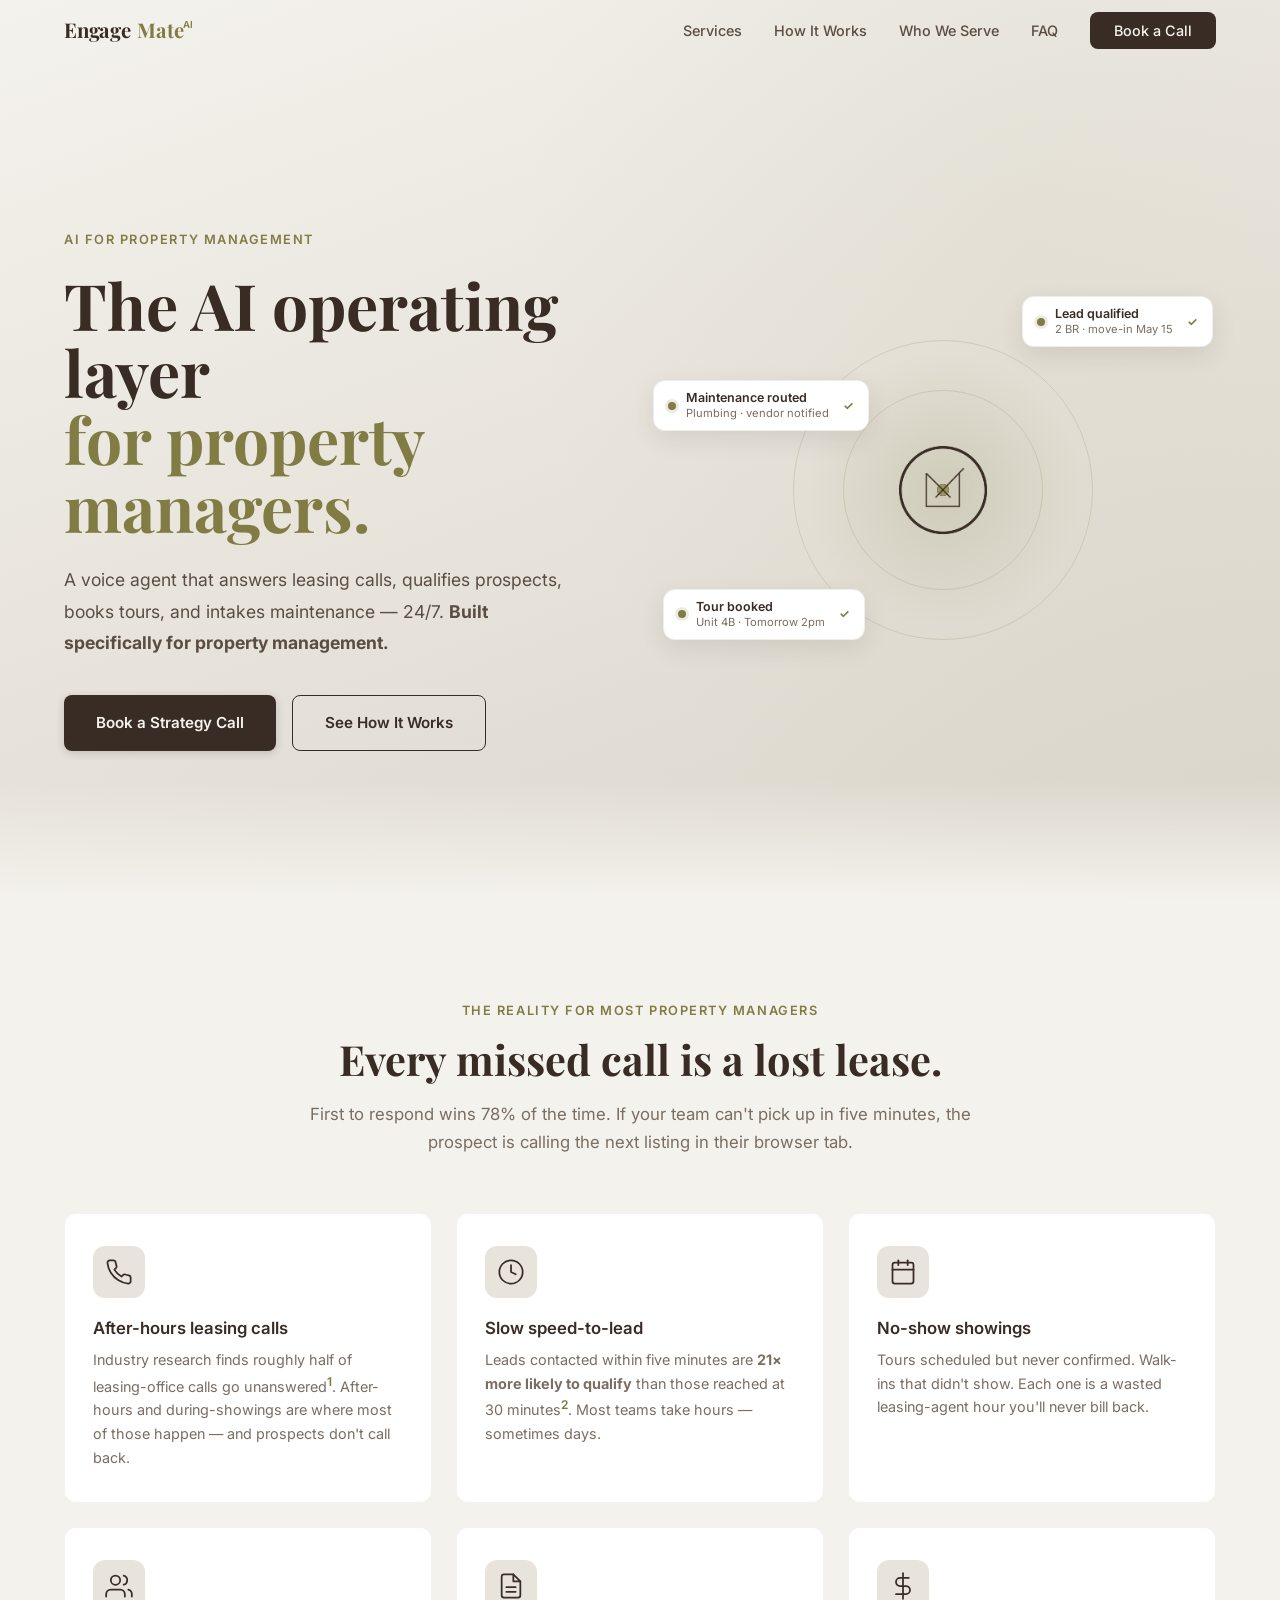
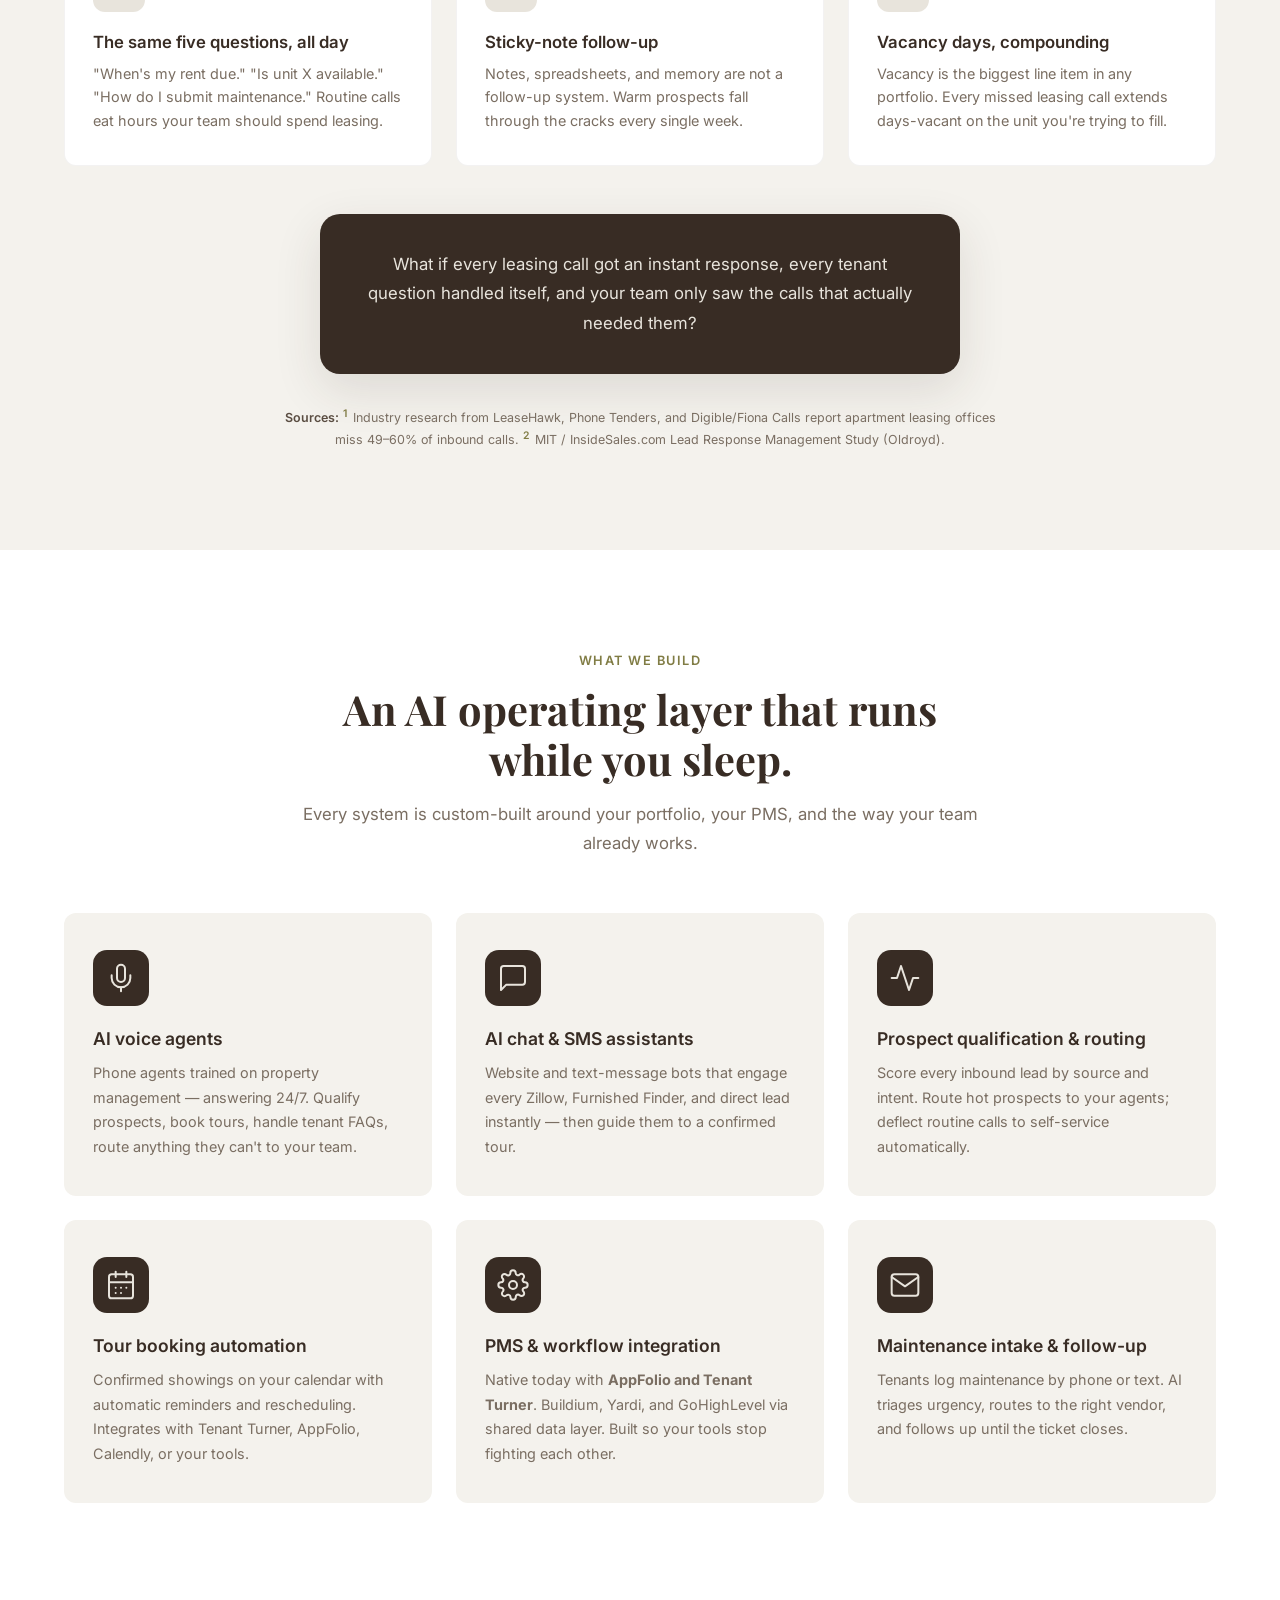
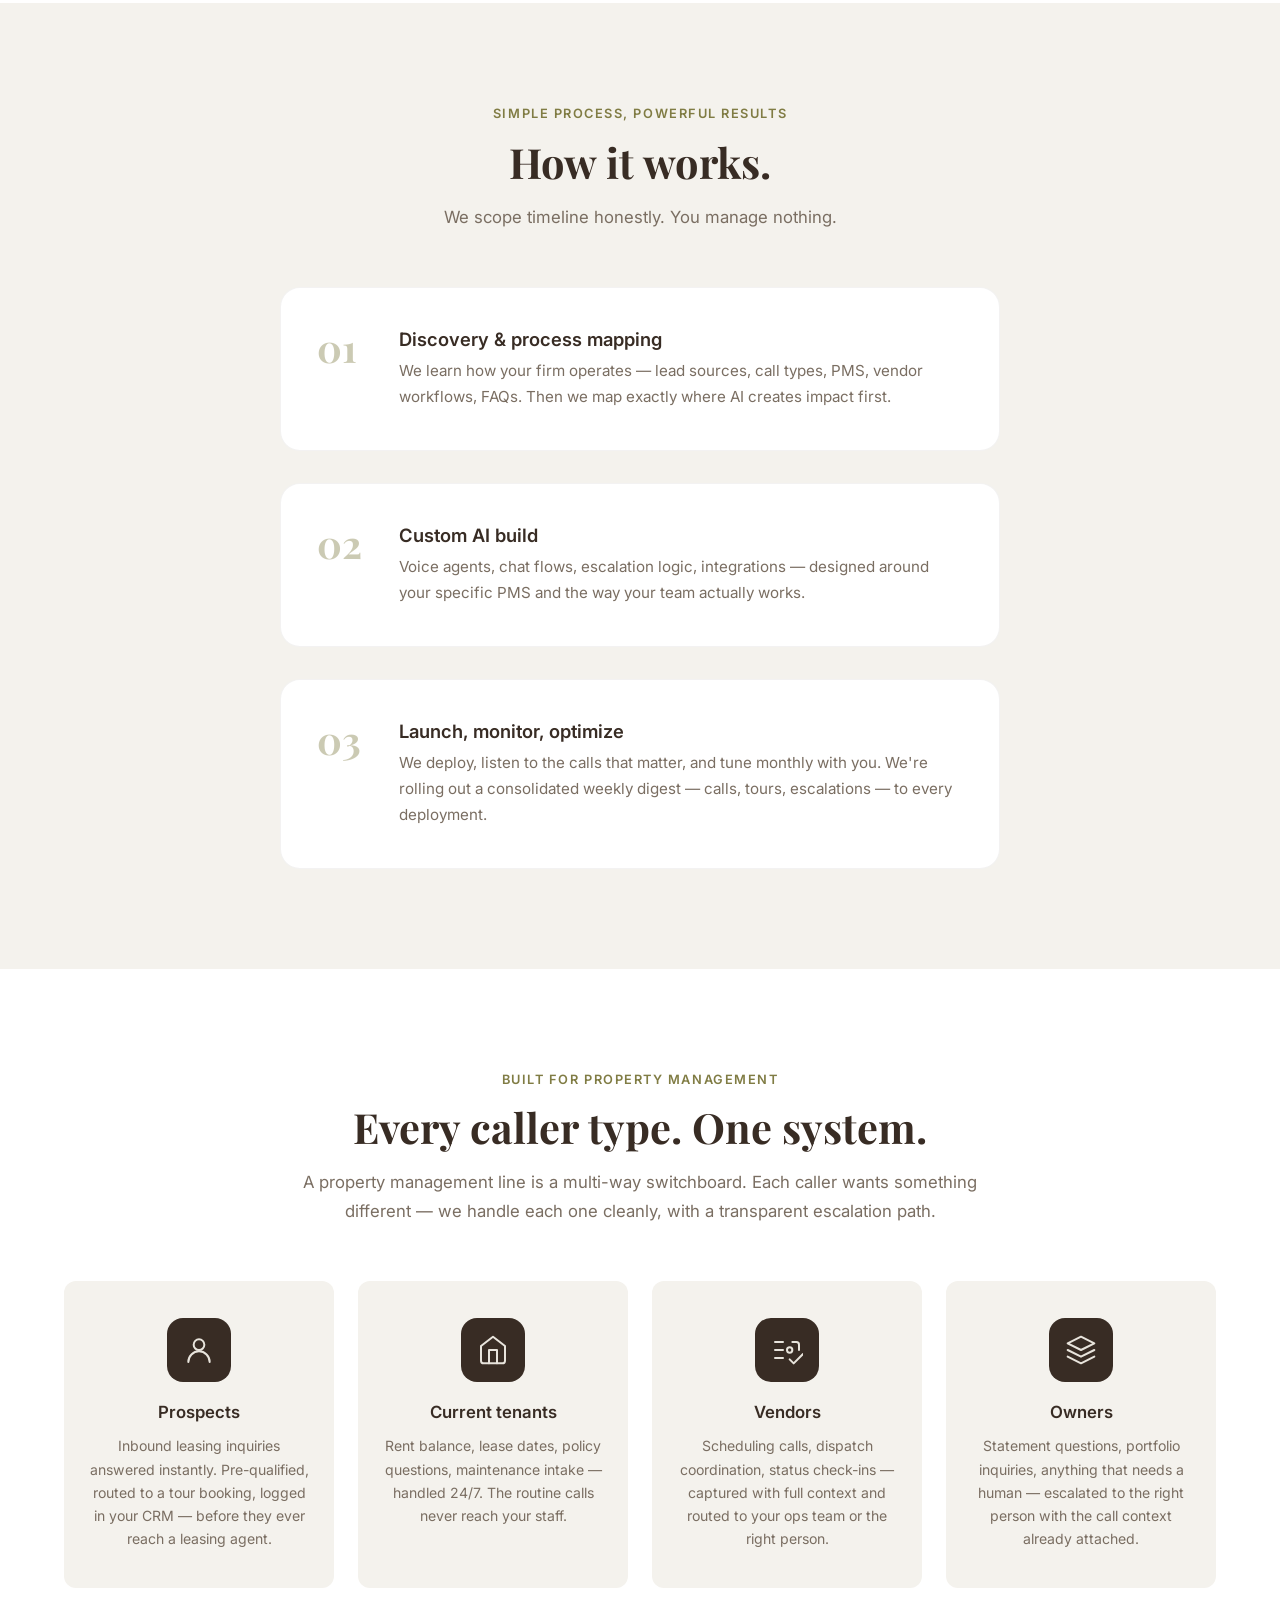
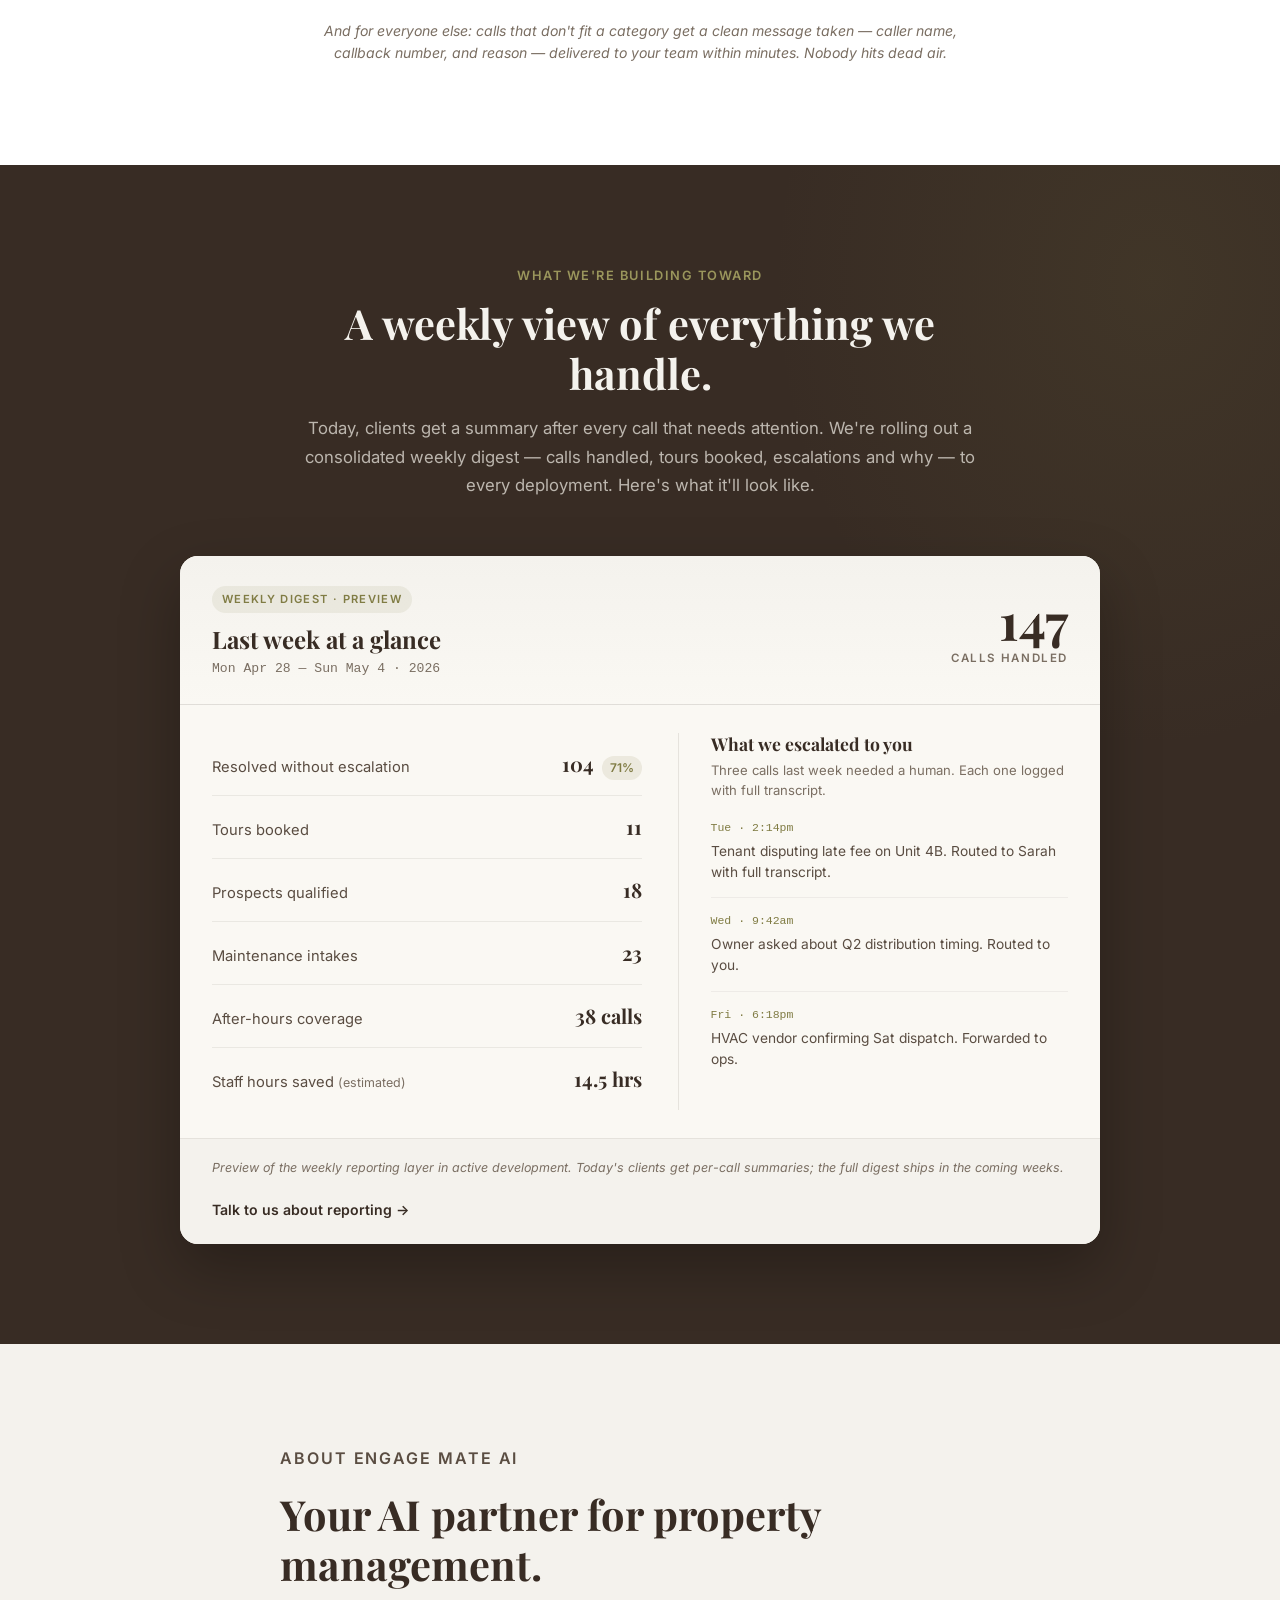
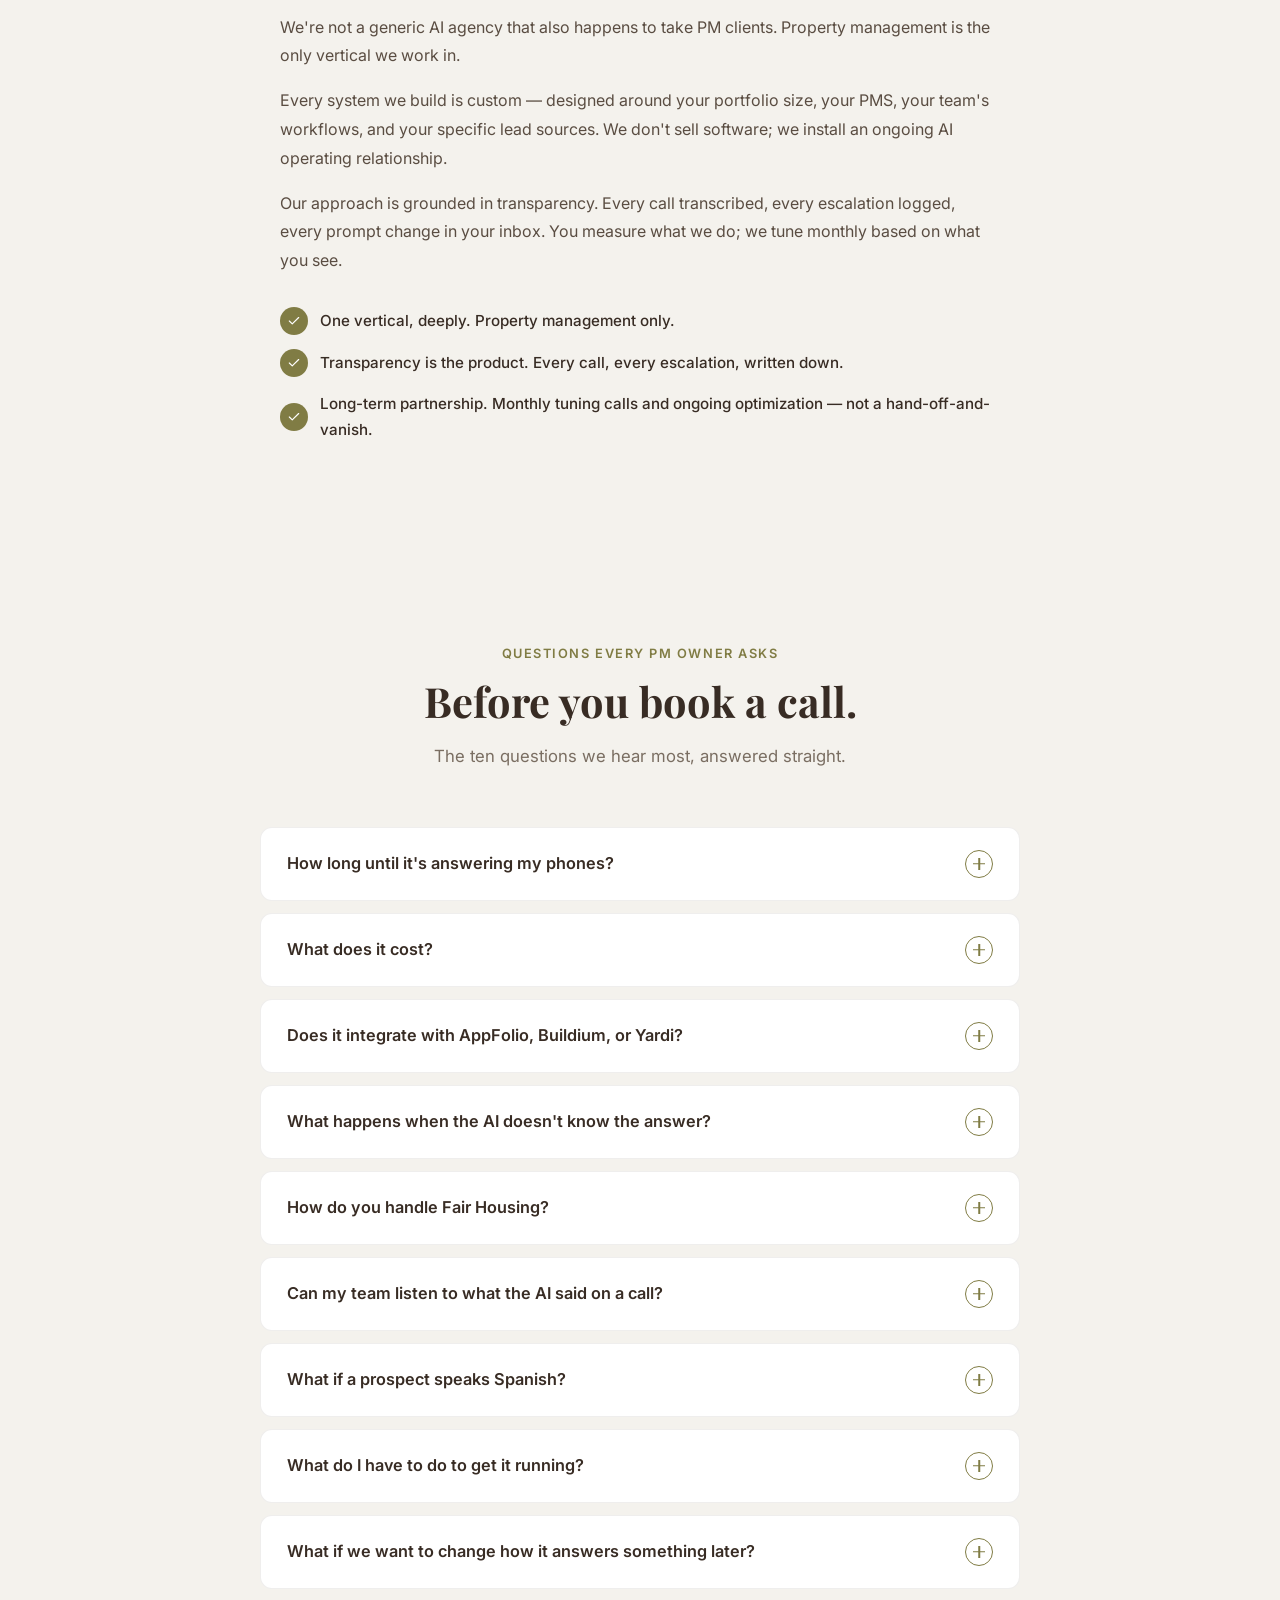
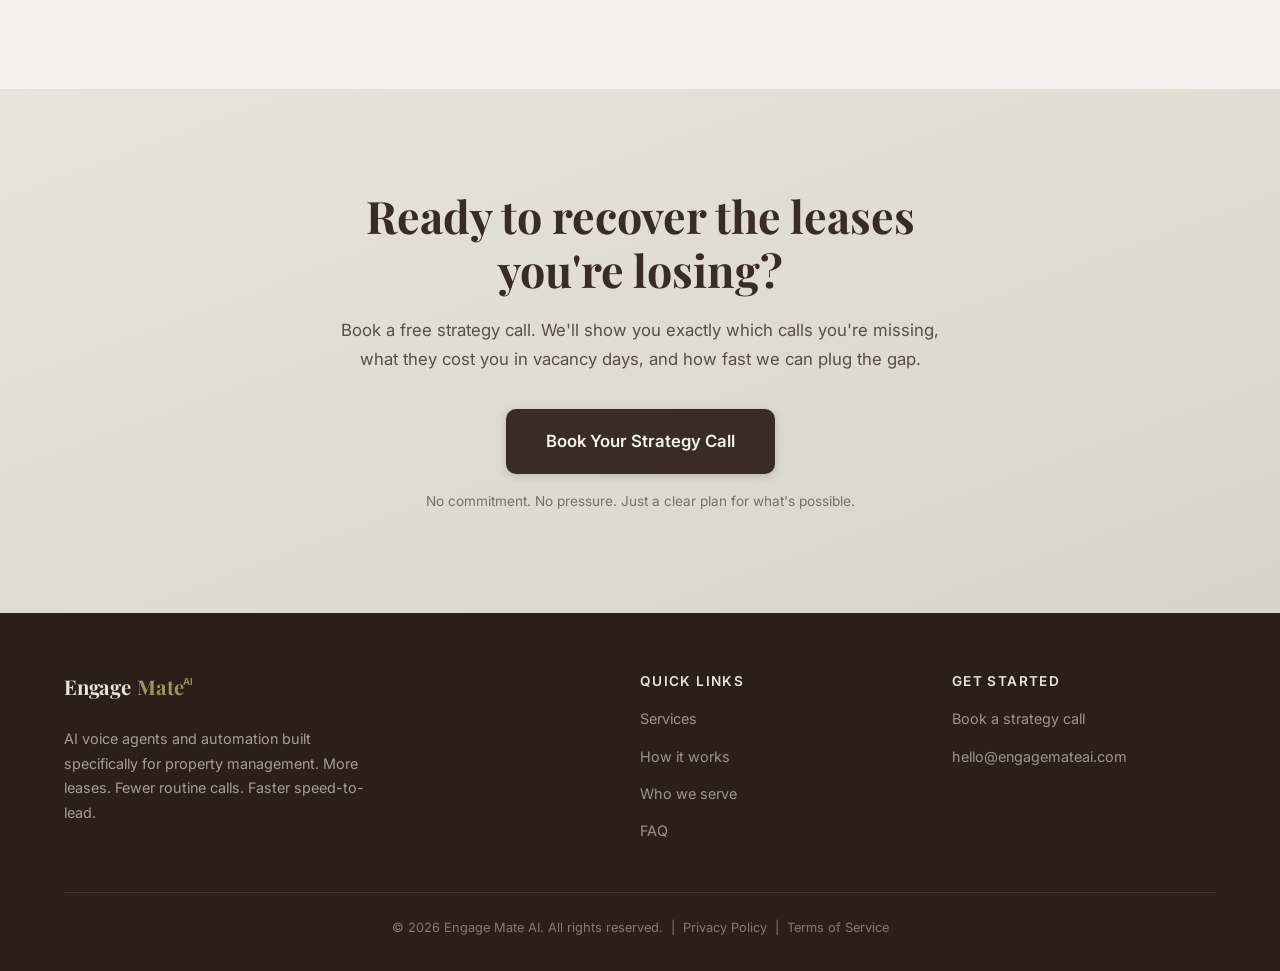
<file: index.html>
<!DOCTYPE html>
<html lang="en">
<head>
  <meta charset="UTF-8">
  <meta name="viewport" content="width=device-width, initial-scale=1.0">
  <title>Engage Mate AI — AI Voice Agents for Property Management</title>
  <meta name="description" content="AI voice agents and automation built for property management. Answer every leasing call, qualify every prospect, book every showing, route maintenance — 24/7. Weekly digest shows exactly what we did.">

  <!-- Favicons & icons -->
  <link rel="icon" type="image/svg+xml" href="favicon.svg">
  <link rel="icon" type="image/png" sizes="32x32" href="favicon-32.png">
  <link rel="icon" type="image/png" sizes="64x64" href="favicon-64.png">
  <link rel="apple-touch-icon" sizes="180x180" href="apple-touch-icon.png">

  <link rel="stylesheet" href="style.css">
  <link rel="preconnect" href="https://fonts.googleapis.com">
  <link rel="preconnect" href="https://fonts.gstatic.com" crossorigin>
  <link href="https://fonts.googleapis.com/css2?family=Inter:wght@400;500;600;700&family=Playfair+Display:ital,wght@0,600;0,700;1,700&display=swap" rel="stylesheet">
  <link rel="canonical" href="https://engagemateai.com/">

  <!-- Open Graph / social -->
  <meta property="og:type" content="website">
  <meta property="og:url" content="https://engagemateai.com/">
  <meta property="og:title" content="Engage Mate AI — AI Voice Agents for Property Management">
  <meta property="og:description" content="Answer every call. Book every showing. Route every maintenance request. 24/7 AI built specifically for property managers.">
  <meta property="og:image" content="https://engagemateai.com/og-image.png">
  <meta property="og:image:width" content="1200">
  <meta property="og:image:height" content="630">
  <meta name="twitter:card" content="summary_large_image">
  <meta name="twitter:title" content="Engage Mate AI — AI Voice Agents for Property Management">
  <meta name="twitter:description" content="Answer every call. Book every showing. Route every maintenance request. 24/7 AI built specifically for property managers.">
  <meta name="twitter:image" content="https://engagemateai.com/og-image.png">

  <!-- Structured data -->
  <script type="application/ld+json">
  {
    "@context": "https://schema.org",
    "@type": "Organization",
    "name": "Engage Mate AI",
    "url": "https://engagemateai.com",
    "logo": "https://engagemateai.com/apple-touch-icon.png",
    "image": "https://engagemateai.com/og-image.png",
    "description": "AI voice agents and automation for property management companies. Answer every call, qualify every prospect, book every showing, route maintenance — 24/7.",
    "areaServed": "United States",
    "knowsAbout": ["AI voice agents", "Property management automation", "AppFolio", "Tenant Turner", "Leasing automation", "Maintenance intake automation"],
    "email": "hello@engagemateai.com"
  }
  </script>
  <script type="application/ld+json">
  {
    "@context": "https://schema.org",
    "@type": "Service",
    "provider": { "@type": "Organization", "name": "Engage Mate AI" },
    "name": "AI Voice Agent & Automation for Property Management",
    "serviceType": "Property management automation",
    "areaServed": "United States",
    "description": "24/7 AI voice agent for property management firms. Answers inbound leasing calls, qualifies prospects, books tours, intakes maintenance, and routes vendor / owner calls — integrated with AppFolio, Tenant Turner, and your existing tools."
  }
  </script>
  <script type="application/ld+json">
  {
    "@context": "https://schema.org",
    "@type": "FAQPage",
    "mainEntity": [
      { "@type": "Question", "name": "How long until it's answering my phones?", "acceptedAnswer": { "@type": "Answer", "text": "It depends on your integrations, the size of your knowledge base, and your call volume. We scope timeline honestly on the discovery call." } },
      { "@type": "Question", "name": "What does it cost?", "acceptedAnswer": { "@type": "Answer", "text": "Pricing depends on portfolio size, call volume, integrations, and the scope of automation. We talk through it honestly on the discovery call — no commitment from the conversation itself." } },
      { "@type": "Question", "name": "Does it integrate with AppFolio, Buildium, or Yardi?", "acceptedAnswer": { "@type": "Answer", "text": "AppFolio and Tenant Turner are our primary integrations today — we read availability, push leads, log tours. Buildium and Yardi are on our roadmap; we run alongside them via shared data layer in the meantime." } },
      { "@type": "Question", "name": "What happens when the AI doesn't know the answer?", "acceptedAnswer": { "@type": "Answer", "text": "The system is designed to hand off cleanly to a human — not leave a caller stuck. When the agent encounters something outside its training, it routes to your team or takes a structured callback. Every escalation is logged with the reason." } },
      { "@type": "Question", "name": "How do you handle Fair Housing?", "acceptedAnswer": { "@type": "Answer", "text": "We treat Fair Housing as a design constraint. Prompts are written to avoid protected-class questions, steering language, and discriminatory phrasing; the agent escalates anything ambiguous to a human. Every call is transcribed and stored for audit. We're not a substitute for your own legal review." } },
      { "@type": "Question", "name": "Can my team listen to what the AI said on a call?", "acceptedAnswer": { "@type": "Answer", "text": "Every call is transcribed and recorded. Transcripts are available via shared link or daily email; a self-serve dashboard is in active development." } },
      { "@type": "Question", "name": "What if a prospect speaks Spanish?", "acceptedAnswer": { "@type": "Answer", "text": "Yes — our agents handle bilingual conversations natively. Language is detected on first words and the conversation continues in Spanish with the same qualification logic and tour-booking flow." } },
      { "@type": "Question", "name": "What do I have to do to get it running?", "acceptedAnswer": { "@type": "Answer", "text": "About one hour of your time across the first couple of calls. We need your FAQs and knowledge base (we can build it from your website if needed), plus access to your PMS or scheduling tool. We handle the rest." } },
      { "@type": "Question", "name": "What if we want to change how it answers something later?", "acceptedAnswer": { "@type": "Answer", "text": "Monthly tuning calls and request-based prompt changes are part of every engagement — especially for early customers. As your business evolves, the agent evolves with it." } }
    ]
  }
  </script>
</head>
<body>
  <!-- Skip link (visible on focus only) -->
  <a class="skip-link" href="#main">Skip to content</a>

  <!-- NAVIGATION -->
  <nav class="navbar" id="navbar">
    <div class="container nav-container">
      <a href="#" class="nav-logo" aria-label="Engage Mate AI — home">
        <svg class="wordmark wordmark-light" width="186" height="34" viewBox="0 0 186 34" xmlns="http://www.w3.org/2000/svg" aria-hidden="true">
          <text x="0" y="25" font-family="'Playfair Display', Georgia, serif" font-size="23" font-weight="700" fill="#382c24">Engage</text>
          <text x="83" y="25" font-family="'Playfair Display', Georgia, serif" font-size="23" font-weight="700" fill="#807c44">Mate</text>
          <text x="135" y="14" font-family="'Inter', sans-serif" font-size="11" font-weight="600" fill="#807c44">AI</text>
        </svg>
      </a>
      <button class="nav-toggle" id="navToggle" aria-label="Toggle navigation" aria-expanded="false">
        <span></span>
        <span></span>
        <span></span>
      </button>
      <ul class="nav-links" id="navLinks">
        <li><a href="#services">Services</a></li>
        <li><a href="#how-it-works">How It Works</a></li>
        <li><a href="#callers">Who We Serve</a></li>
        <li><a href="#faq">FAQ</a></li>
        <li><a href="https://calendly.com/engagemateai/discovery-call?utm_source=engagemateai&amp;utm_medium=site&amp;utm_content=nav" target="_blank" rel="noopener" class="nav-cta">Book a Call</a></li>
      </ul>
    </div>
  </nav>

  <main id="main">

  <!-- HERO SECTION -->
  <header class="hero" id="hero">
    <div class="container hero-container">
      <div class="hero-content fade-up">
        <p class="hero-tag">AI for Property Management</p>
        <h1 class="hero-headline">
          The AI operating layer<br>
          <span class="headline-accent">for property managers.</span>
        </h1>
        <p class="hero-sub">
          A voice agent that answers leasing calls, qualifies prospects, books tours, and intakes maintenance — 24/7. <strong>Built specifically for property management.</strong>
        </p>
        <div class="hero-ctas">
          <a href="https://calendly.com/engagemateai/discovery-call?utm_source=engagemateai&amp;utm_medium=site&amp;utm_content=hero" target="_blank" rel="noopener" class="btn btn-primary">Book a Strategy Call</a>
          <a href="#how-it-works" class="btn btn-secondary">See How It Works</a>
        </div>
      </div>
      <div class="hero-visual fade-up delay-1" aria-hidden="true">
        <div class="hero-graphic">
          <div class="pulse-ring"></div>
          <div class="pulse-ring delay-ring"></div>
          <div class="hero-icon-center">
            <img src="Engage Mate Logo.png" alt="">
          </div>
          <div class="orbit-dot dot-1"></div>
          <div class="orbit-dot dot-2"></div>
          <div class="orbit-dot dot-3"></div>
          <div class="hero-card card-1">
            <span class="card-dot"></span>
            <div class="card-text">
              <strong>Lead qualified</strong>
              <span>2 BR · move-in May 15</span>
            </div>
            <span class="card-check">&#10003;</span>
          </div>
          <div class="hero-card card-2">
            <span class="card-dot"></span>
            <div class="card-text">
              <strong>Tour booked</strong>
              <span>Unit 4B · Tomorrow 2pm</span>
            </div>
            <span class="card-check">&#10003;</span>
          </div>
          <div class="hero-card card-3">
            <span class="card-dot"></span>
            <div class="card-text">
              <strong>Maintenance routed</strong>
              <span>Plumbing · vendor notified</span>
            </div>
            <span class="card-check">&#10003;</span>
          </div>
        </div>
      </div>
    </div>
    <div class="hero-gradient-bottom"></div>
  </header>

  <!-- PROBLEMS SECTION -->
  <section class="problems" id="problems">
    <div class="container">
      <div class="section-header fade-up">
        <p class="section-tag">The reality for most property managers</p>
        <h2 class="section-title">Every missed call is a lost lease.</h2>
        <p class="section-sub">First to respond wins 78% of the time. If your team can't pick up in five minutes, the prospect is calling the next listing in their browser tab.</p>
      </div>
      <div class="problems-grid">
        <div class="problem-card fade-up">
          <div class="problem-icon" aria-hidden="true">
            <svg width="28" height="28" viewBox="0 0 24 24" fill="none" stroke="currentColor" stroke-width="1.5" stroke-linecap="round" stroke-linejoin="round">
              <path d="M22 16.92v3a2 2 0 0 1-2.18 2 19.79 19.79 0 0 1-8.63-3.07 19.5 19.5 0 0 1-6-6 19.79 19.79 0 0 1-3.07-8.67A2 2 0 0 1 4.11 2h3a2 2 0 0 1 2 1.72c.127.96.361 1.903.7 2.81a2 2 0 0 1-.45 2.11L8.09 9.91a16 16 0 0 0 6 6l1.27-1.27a2 2 0 0 1 2.11-.45c.907.339 1.85.573 2.81.7A2 2 0 0 1 22 16.92z"/>
            </svg>
          </div>
          <h3>After-hours leasing calls</h3>
          <p>Industry research finds roughly half of leasing-office calls go unanswered<sup><a href="#sources">1</a></sup>. After-hours and during-showings are where most of those happen — and prospects don't call back.</p>
        </div>
        <div class="problem-card fade-up delay-1">
          <div class="problem-icon" aria-hidden="true">
            <svg width="28" height="28" viewBox="0 0 24 24" fill="none" stroke="currentColor" stroke-width="1.5" stroke-linecap="round" stroke-linejoin="round">
              <circle cx="12" cy="12" r="10"/>
              <polyline points="12 6 12 12 16 14"/>
            </svg>
          </div>
          <h3>Slow speed-to-lead</h3>
          <p>Leads contacted within five minutes are <strong>21× more likely to qualify</strong> than those reached at 30 minutes<sup><a href="#sources">2</a></sup>. Most teams take hours — sometimes days.</p>
        </div>
        <div class="problem-card fade-up delay-2">
          <div class="problem-icon" aria-hidden="true">
            <svg width="28" height="28" viewBox="0 0 24 24" fill="none" stroke="currentColor" stroke-width="1.5" stroke-linecap="round" stroke-linejoin="round">
              <rect x="3" y="4" width="18" height="18" rx="2" ry="2"/>
              <line x1="16" y1="2" x2="16" y2="6"/>
              <line x1="8" y1="2" x2="8" y2="6"/>
              <line x1="3" y1="10" x2="21" y2="10"/>
            </svg>
          </div>
          <h3>No-show showings</h3>
          <p>Tours scheduled but never confirmed. Walk-ins that didn't show. Each one is a wasted leasing-agent hour you'll never bill back.</p>
        </div>
        <div class="problem-card fade-up">
          <div class="problem-icon" aria-hidden="true">
            <svg width="28" height="28" viewBox="0 0 24 24" fill="none" stroke="currentColor" stroke-width="1.5" stroke-linecap="round" stroke-linejoin="round">
              <path d="M17 21v-2a4 4 0 0 0-4-4H5a4 4 0 0 0-4 4v2"/>
              <circle cx="9" cy="7" r="4"/>
              <path d="M23 21v-2a4 4 0 0 0-3-3.87"/>
              <path d="M16 3.13a4 4 0 0 1 0 7.75"/>
            </svg>
          </div>
          <h3>The same five questions, all day</h3>
          <p>"When's my rent due." "Is unit X available." "How do I submit maintenance." Routine calls eat hours your team should spend leasing.</p>
        </div>
        <div class="problem-card fade-up delay-1">
          <div class="problem-icon" aria-hidden="true">
            <svg width="28" height="28" viewBox="0 0 24 24" fill="none" stroke="currentColor" stroke-width="1.5" stroke-linecap="round" stroke-linejoin="round">
              <path d="M14 2H6a2 2 0 0 0-2 2v16a2 2 0 0 0 2 2h12a2 2 0 0 0 2-2V8z"/>
              <polyline points="14 2 14 8 20 8"/>
              <line x1="16" y1="13" x2="8" y2="13"/>
              <line x1="16" y1="17" x2="8" y2="17"/>
            </svg>
          </div>
          <h3>Sticky-note follow-up</h3>
          <p>Notes, spreadsheets, and memory are not a follow-up system. Warm prospects fall through the cracks every single week.</p>
        </div>
        <div class="problem-card fade-up delay-2">
          <div class="problem-icon" aria-hidden="true">
            <svg width="28" height="28" viewBox="0 0 24 24" fill="none" stroke="currentColor" stroke-width="1.5" stroke-linecap="round" stroke-linejoin="round">
              <line x1="12" y1="1" x2="12" y2="23"/>
              <path d="M17 5H9.5a3.5 3.5 0 0 0 0 7h5a3.5 3.5 0 0 1 0 7H6"/>
            </svg>
          </div>
          <h3>Vacancy days, compounding</h3>
          <p>Vacancy is the biggest line item in any portfolio. Every missed leasing call extends days-vacant on the unit you're trying to fill.</p>
        </div>
      </div>
      <div class="problems-transition fade-up">
        <p>What if every leasing call got an instant response, every tenant question handled itself, and your team only saw the calls that actually needed them?</p>
      </div>
      <p class="problems-sources fade-up" id="sources">
        <strong>Sources:</strong> <sup>1</sup>&nbsp;Industry research from LeaseHawk, Phone Tenders, and Digible/Fiona Calls report apartment leasing offices miss 49–60% of inbound calls. <sup>2</sup>&nbsp;MIT / InsideSales.com Lead Response Management Study (Oldroyd).
      </p>
    </div>
  </section>

  <!-- SERVICES SECTION -->
  <section class="services" id="services">
    <div class="container">
      <div class="section-header fade-up">
        <p class="section-tag">What we build</p>
        <h2 class="section-title">An AI operating layer that runs while you sleep.</h2>
        <p class="section-sub">Every system is custom-built around your portfolio, your PMS, and the way your team already works.</p>
      </div>
      <div class="services-grid">
        <div class="service-card fade-up">
          <div class="service-icon" aria-hidden="true">
            <svg width="32" height="32" viewBox="0 0 24 24" fill="none" stroke="currentColor" stroke-width="1.5" stroke-linecap="round" stroke-linejoin="round">
              <path d="M12 2a3 3 0 0 0-3 3v7a3 3 0 0 0 6 0V5a3 3 0 0 0-3-3Z"/>
              <path d="M19 10v2a7 7 0 0 1-14 0v-2"/>
              <line x1="12" x2="12" y1="19" y2="22"/>
            </svg>
          </div>
          <h3>AI voice agents</h3>
          <p>Phone agents trained on property management — answering 24/7. Qualify prospects, book tours, handle tenant FAQs, route anything they can't to your team.</p>
        </div>
        <div class="service-card fade-up delay-1">
          <div class="service-icon" aria-hidden="true">
            <svg width="32" height="32" viewBox="0 0 24 24" fill="none" stroke="currentColor" stroke-width="1.5" stroke-linecap="round" stroke-linejoin="round">
              <path d="M21 15a2 2 0 0 1-2 2H7l-4 4V5a2 2 0 0 1 2-2h14a2 2 0 0 1 2 2z"/>
            </svg>
          </div>
          <h3>AI chat &amp; SMS assistants</h3>
          <p>Website and text-message bots that engage every Zillow, Furnished Finder, and direct lead instantly — then guide them to a confirmed tour.</p>
        </div>
        <div class="service-card fade-up delay-2">
          <div class="service-icon" aria-hidden="true">
            <svg width="32" height="32" viewBox="0 0 24 24" fill="none" stroke="currentColor" stroke-width="1.5" stroke-linecap="round" stroke-linejoin="round">
              <polyline points="22 12 18 12 15 21 9 3 6 12 2 12"/>
            </svg>
          </div>
          <h3>Prospect qualification &amp; routing</h3>
          <p>Score every inbound lead by source and intent. Route hot prospects to your agents; deflect routine calls to self-service automatically.</p>
        </div>
        <div class="service-card fade-up">
          <div class="service-icon" aria-hidden="true">
            <svg width="32" height="32" viewBox="0 0 24 24" fill="none" stroke="currentColor" stroke-width="1.5" stroke-linecap="round" stroke-linejoin="round">
              <rect x="3" y="4" width="18" height="18" rx="2" ry="2"/>
              <line x1="16" y1="2" x2="16" y2="6"/>
              <line x1="8" y1="2" x2="8" y2="6"/>
              <line x1="3" y1="10" x2="21" y2="10"/>
              <path d="M8 14h.01M12 14h.01M16 14h.01M8 18h.01M12 18h.01"/>
            </svg>
          </div>
          <h3>Tour booking automation</h3>
          <p>Confirmed showings on your calendar with automatic reminders and rescheduling. Integrates with Tenant Turner, AppFolio, Calendly, or your tools.</p>
        </div>
        <div class="service-card fade-up delay-1">
          <div class="service-icon" aria-hidden="true">
            <svg width="32" height="32" viewBox="0 0 24 24" fill="none" stroke="currentColor" stroke-width="1.5" stroke-linecap="round" stroke-linejoin="round">
              <circle cx="12" cy="12" r="3"/>
              <path d="M19.4 15a1.65 1.65 0 0 0 .33 1.82l.06.06a2 2 0 0 1 0 2.83 2 2 0 0 1-2.83 0l-.06-.06a1.65 1.65 0 0 0-1.82-.33 1.65 1.65 0 0 0-1 1.51V21a2 2 0 0 1-2 2 2 2 0 0 1-2-2v-.09A1.65 1.65 0 0 0 9 19.4a1.65 1.65 0 0 0-1.82.33l-.06.06a2 2 0 0 1-2.83 0 2 2 0 0 1 0-2.83l.06-.06A1.65 1.65 0 0 0 4.68 15a1.65 1.65 0 0 0-1.51-1H3a2 2 0 0 1-2-2 2 2 0 0 1 2-2h.09A1.65 1.65 0 0 0 4.6 9a1.65 1.65 0 0 0-.33-1.82l-.06-.06a2 2 0 0 1 0-2.83 2 2 0 0 1 2.83 0l.06.06A1.65 1.65 0 0 0 9 4.68a1.65 1.65 0 0 0 1-1.51V3a2 2 0 0 1 2-2 2 2 0 0 1 2 2v.09a1.65 1.65 0 0 0 1 1.51 1.65 1.65 0 0 0 1.82-.33l.06-.06a2 2 0 0 1 2.83 0 2 2 0 0 1 0 2.83l-.06.06A1.65 1.65 0 0 0 19.4 9a1.65 1.65 0 0 0 1.51 1H21a2 2 0 0 1 2 2 2 2 0 0 1-2 2h-.09a1.65 1.65 0 0 0-1.51 1z"/>
            </svg>
          </div>
          <h3>PMS &amp; workflow integration</h3>
          <p>Native today with <strong>AppFolio and Tenant Turner</strong>. Buildium, Yardi, and GoHighLevel via shared data layer. Built so your tools stop fighting each other.</p>
        </div>
        <div class="service-card fade-up delay-2">
          <div class="service-icon" aria-hidden="true">
            <svg width="32" height="32" viewBox="0 0 24 24" fill="none" stroke="currentColor" stroke-width="1.5" stroke-linecap="round" stroke-linejoin="round">
              <path d="M4 4h16c1.1 0 2 .9 2 2v12c0 1.1-.9 2-2 2H4c-1.1 0-2-.9-2-2V6c0-1.1.9-2 2-2z"/>
              <polyline points="22,6 12,13 2,6"/>
            </svg>
          </div>
          <h3>Maintenance intake &amp; follow-up</h3>
          <p>Tenants log maintenance by phone or text. AI triages urgency, routes to the right vendor, and follows up until the ticket closes.</p>
        </div>
      </div>
    </div>
  </section>

  <!-- HOW IT WORKS -->
  <section class="how-it-works" id="how-it-works">
    <div class="container">
      <div class="section-header fade-up">
        <p class="section-tag">Simple process, powerful results</p>
        <h2 class="section-title">How it works.</h2>
        <p class="section-sub">We scope timeline honestly. You manage nothing.</p>
      </div>
      <div class="steps">
        <div class="step fade-up">
          <div class="step-number">01</div>
          <div class="step-content">
            <h3>Discovery &amp; process mapping</h3>
            <p>We learn how your firm operates — lead sources, call types, PMS, vendor workflows, FAQs. Then we map exactly where AI creates impact first.</p>
          </div>
        </div>
        <div class="step fade-up delay-1">
          <div class="step-number">02</div>
          <div class="step-content">
            <h3>Custom AI build</h3>
            <p>Voice agents, chat flows, escalation logic, integrations — designed around your specific PMS and the way your team actually works.</p>
          </div>
        </div>
        <div class="step fade-up delay-2">
          <div class="step-number">03</div>
          <div class="step-content">
            <h3>Launch, monitor, optimize</h3>
            <p>We deploy, listen to the calls that matter, and tune monthly with you. We're rolling out a consolidated weekly digest — calls, tours, escalations — to every deployment.</p>
          </div>
        </div>
      </div>
    </div>
  </section>

  <!-- CALLER TYPES (replaces Industries) -->
  <section class="callers" id="callers">
    <div class="container">
      <div class="section-header fade-up">
        <p class="section-tag">Built for property management</p>
        <h2 class="section-title">Every caller type. One system.</h2>
        <p class="section-sub">A property management line is a multi-way switchboard. Each caller wants something different — we handle each one cleanly, with a transparent escalation path.</p>
      </div>
      <div class="callers-grid">
        <div class="caller-card fade-up">
          <div class="caller-icon" aria-hidden="true">
            <svg width="32" height="32" viewBox="0 0 24 24" fill="none" stroke="currentColor" stroke-width="1.5" stroke-linecap="round" stroke-linejoin="round">
              <circle cx="12" cy="8" r="4"/>
              <path d="M20 21a8 8 0 0 0-16 0"/>
            </svg>
          </div>
          <h3>Prospects</h3>
          <p>Inbound leasing inquiries answered instantly. Pre-qualified, routed to a tour booking, logged in your CRM — before they ever reach a leasing agent.</p>
        </div>
        <div class="caller-card fade-up delay-1">
          <div class="caller-icon" aria-hidden="true">
            <svg width="32" height="32" viewBox="0 0 24 24" fill="none" stroke="currentColor" stroke-width="1.5" stroke-linecap="round" stroke-linejoin="round">
              <path d="M3 9l9-7 9 7v11a2 2 0 0 1-2 2H5a2 2 0 0 1-2-2z"/>
              <polyline points="9 22 9 12 15 12 15 22"/>
            </svg>
          </div>
          <h3>Current tenants</h3>
          <p>Rent balance, lease dates, policy questions, maintenance intake — handled 24/7. The routine calls never reach your staff.</p>
        </div>
        <div class="caller-card fade-up delay-2">
          <div class="caller-icon" aria-hidden="true">
            <svg width="32" height="32" viewBox="0 0 24 24" fill="none" stroke="currentColor" stroke-width="1.5" stroke-linecap="round" stroke-linejoin="round">
              <path d="M14 19l3 3 7-7"/>
              <path d="M9 12H3"/>
              <path d="M9 6H3"/>
              <path d="M9 18H3"/>
              <circle cx="14" cy="12" r="2"/>
              <path d="M21 12V8a2 2 0 0 0-2-2h-3"/>
            </svg>
          </div>
          <h3>Vendors</h3>
          <p>Scheduling calls, dispatch coordination, status check-ins — captured with full context and routed to your ops team or the right person.</p>
        </div>
        <div class="caller-card fade-up delay-3">
          <div class="caller-icon" aria-hidden="true">
            <svg width="32" height="32" viewBox="0 0 24 24" fill="none" stroke="currentColor" stroke-width="1.5" stroke-linecap="round" stroke-linejoin="round">
              <path d="M12 2L2 7l10 5 10-5-10-5z"/>
              <path d="M2 17l10 5 10-5"/>
              <path d="M2 12l10 5 10-5"/>
            </svg>
          </div>
          <h3>Owners</h3>
          <p>Statement questions, portfolio inquiries, anything that needs a human — escalated to the right person with the call context already attached.</p>
        </div>
      </div>
      <p class="callers-footnote fade-up">And for everyone else: calls that don't fit a category get a clean message taken — caller name, callback number, and reason — delivered to your team within minutes. Nobody hits dead air.</p>
    </div>
  </section>

  <!-- WEEKLY DIGEST (replaces Results) -->
  <section class="digest" id="digest">
    <div class="container">
      <div class="section-header fade-up">
        <p class="section-tag">What we're building toward</p>
        <h2 class="section-title">A weekly view of everything we handle.</h2>
        <p class="section-sub">Today, clients get a summary after every call that needs attention. We're rolling out a consolidated weekly digest — calls handled, tours booked, escalations and why — to every deployment. Here's what it'll look like.</p>
      </div>

      <div class="digest-card fade-up">
        <div class="digest-card-head">
          <div class="dc-h-l">
            <div class="dc-tag">Weekly digest · preview</div>
            <h3>Last week at a glance</h3>
            <div class="dc-date">Mon Apr 28 — Sun May 4 · 2026</div>
          </div>
          <div class="dc-h-r">
            <div class="dc-stat">
              <span class="dc-stat-num">147</span>
              <span class="dc-stat-lab">calls handled</span>
            </div>
          </div>
        </div>

        <div class="digest-card-body">
          <div class="digest-stats">
            <div class="dgs-row">
              <span class="dgs-l">Resolved without escalation</span>
              <span class="dgs-r">104 <span class="dgs-pct">71%</span></span>
            </div>
            <div class="dgs-row">
              <span class="dgs-l">Tours booked</span>
              <span class="dgs-r">11</span>
            </div>
            <div class="dgs-row">
              <span class="dgs-l">Prospects qualified</span>
              <span class="dgs-r">18</span>
            </div>
            <div class="dgs-row">
              <span class="dgs-l">Maintenance intakes</span>
              <span class="dgs-r">23</span>
            </div>
            <div class="dgs-row">
              <span class="dgs-l">After-hours coverage</span>
              <span class="dgs-r">38 calls</span>
            </div>
            <div class="dgs-row">
              <span class="dgs-l">Staff hours saved <span class="dgs-sub">(estimated)</span></span>
              <span class="dgs-r">14.5 hrs</span>
            </div>
          </div>

          <div class="digest-escalations">
            <h4>What we escalated to you</h4>
            <p class="dge-sub">Three calls last week needed a human. Each one logged with full transcript.</p>
            <ul>
              <li>
                <span class="dge-when">Tue · 2:14pm</span>
                <span class="dge-what">Tenant disputing late fee on Unit 4B. Routed to Sarah with full transcript.</span>
              </li>
              <li>
                <span class="dge-when">Wed · 9:42am</span>
                <span class="dge-what">Owner asked about Q2 distribution timing. Routed to you.</span>
              </li>
              <li>
                <span class="dge-when">Fri · 6:18pm</span>
                <span class="dge-what">HVAC vendor confirming Sat dispatch. Forwarded to ops.</span>
              </li>
            </ul>
          </div>
        </div>

        <div class="digest-card-foot">
          <div class="dcf-meta">Preview of the weekly reporting layer in active development. Today's clients get per-call summaries; the full digest ships in the coming weeks.</div>
          <a class="dcf-link" href="https://calendly.com/engagemateai/discovery-call?utm_source=engagemateai&amp;utm_medium=site&amp;utm_content=digest" target="_blank" rel="noopener">Talk to us about reporting →</a>
        </div>
      </div>
    </div>
  </section>

  <!-- ABOUT -->
  <section class="about" id="about">
    <div class="container">
      <div class="about-content fade-up">
        <div class="about-text">
          <p class="section-tag">About Engage Mate AI</p>
          <h2 class="section-title">Your AI partner for property management.</h2>
          <p>We're not a generic AI agency that also happens to take PM clients. Property management is the only vertical we work in.</p>
          <p>Every system we build is custom — designed around your portfolio size, your PMS, your team's workflows, and your specific lead sources. We don't sell software; we install an ongoing AI operating relationship.</p>
          <p>Our approach is grounded in transparency. Every call transcribed, every escalation logged, every prompt change in your inbox. You measure what we do; we tune monthly based on what you see.</p>
          <div class="about-values">
            <div class="about-value">
              <span class="value-icon" aria-hidden="true">
                <svg width="20" height="20" viewBox="0 0 24 24" fill="none" stroke="currentColor" stroke-width="2" stroke-linecap="round" stroke-linejoin="round"><polyline points="20 6 9 17 4 12"/></svg>
              </span>
              <span>One vertical, deeply. Property management only.</span>
            </div>
            <div class="about-value">
              <span class="value-icon" aria-hidden="true">
                <svg width="20" height="20" viewBox="0 0 24 24" fill="none" stroke="currentColor" stroke-width="2" stroke-linecap="round" stroke-linejoin="round"><polyline points="20 6 9 17 4 12"/></svg>
              </span>
              <span>Transparency is the product. Every call, every escalation, written down.</span>
            </div>
            <div class="about-value">
              <span class="value-icon" aria-hidden="true">
                <svg width="20" height="20" viewBox="0 0 24 24" fill="none" stroke="currentColor" stroke-width="2" stroke-linecap="round" stroke-linejoin="round"><polyline points="20 6 9 17 4 12"/></svg>
              </span>
              <span>Long-term partnership. Monthly tuning calls and ongoing optimization — not a hand-off-and-vanish.</span>
            </div>
          </div>
        </div>
      </div>
    </div>
  </section>

  <!-- FAQ -->
  <section class="faq" id="faq">
    <div class="container">
      <div class="section-header fade-up">
        <p class="section-tag">Questions every PM owner asks</p>
        <h2 class="section-title">Before you book a call.</h2>
        <p class="section-sub">The ten questions we hear most, answered straight.</p>
      </div>
      <div class="faq-list fade-up">
        <details class="faq-item">
          <summary><span class="faq-q">How long until it's answering my phones?</span><span class="faq-icon" aria-hidden="true"></span></summary>
          <div class="faq-a">
            <p>It depends on your integrations, the size of your knowledge base, and your call volume. We scope timeline honestly on the discovery call. We need about an hour of your time, spread across the first couple of conversations — we handle the rest.</p>
          </div>
        </details>
        <details class="faq-item">
          <summary><span class="faq-q">What does it cost?</span><span class="faq-icon" aria-hidden="true"></span></summary>
          <div class="faq-a">
            <p>Pricing depends on portfolio size, call volume, integrations, and how much of the automation loop you want us to build. We talk through it honestly on the discovery call — there's no commitment from the conversation itself, and we'll tell you if we're not the right fit.</p>
          </div>
        </details>
        <details class="faq-item">
          <summary><span class="faq-q">Does it integrate with AppFolio, Buildium, or Yardi?</span><span class="faq-icon" aria-hidden="true"></span></summary>
          <div class="faq-a">
            <p>AppFolio and Tenant Turner are our primary integrations today — we read availability, push leads, log tours, and pull tenant data directly. Buildium and Yardi are on our roadmap; we can run alongside them via shared data layer in the meantime. We're honest about what's native and what's adjacent — ask us about your stack on the discovery call.</p>
          </div>
        </details>
        <details class="faq-item">
          <summary><span class="faq-q">What happens when the AI doesn't know the answer?</span><span class="faq-icon" aria-hidden="true"></span></summary>
          <div class="faq-a">
            <p>The system is designed to hand off to a human — not leave a caller stuck. When the agent hits something outside its training, it says something natural like <em>"Let me get the right person on this for you,"</em> then either routes live to your team or takes a structured callback with the question and context. Every escalation is logged with the reason. We'd rather escalate ten edge cases than guess once.</p>
          </div>
        </details>
        <details class="faq-item">
          <summary><span class="faq-q">How do you handle Fair Housing?</span><span class="faq-icon" aria-hidden="true"></span></summary>
          <div class="faq-a">
            <p>We treat Fair Housing as a design constraint from day one. Prompts are written to avoid protected-class questions, steering language, and discriminatory phrasing — and the agent is instructed to escalate anything ambiguous to a human. Every call is transcribed and stored, giving you an audit trail. We're not a substitute for your own legal review, and we'll walk you through the specific guardrails and our limitations on the strategy call.</p>
          </div>
        </details>
        <details class="faq-item">
          <summary><span class="faq-q">Can my team listen to what the AI said on a call?</span><span class="faq-icon" aria-hidden="true"></span></summary>
          <div class="faq-a">
            <p>Every call is transcribed and recorded. Transcripts are available for review — today via shared link and daily email; a self-serve dashboard is in active development. Transparency is the product. If a transcript surfaces a problem, we tune the prompt and re-test together.</p>
          </div>
        </details>
        <details class="faq-item">
          <summary><span class="faq-q">What if a prospect speaks Spanish?</span><span class="faq-icon" aria-hidden="true"></span></summary>
          <div class="faq-a">
            <p>Yes — our agents handle bilingual conversations natively. The agent detects language on the caller's first words and continues in Spanish, with the same qualification logic and tour-booking flow. The transcript comes back in Spanish plus English translation, so your team can review regardless.</p>
          </div>
        </details>
        <details class="faq-item">
          <summary><span class="faq-q">What do I have to do to get it running?</span><span class="faq-icon" aria-hidden="true"></span></summary>
          <div class="faq-a">
            <p>About one hour of your time, across two calls. We need your FAQs and knowledge base (or we build it from your website and policies), plus access to your PMS or scheduling tool. We handle the rest — prompt design, integrations, testing, deployment. You manage nothing.</p>
          </div>
        </details>
        <details class="faq-item">
          <summary><span class="faq-q">What if we want to change how it answers something later?</span><span class="faq-icon" aria-hidden="true"></span></summary>
          <div class="faq-a">
            <p>Monthly tuning calls and request-based prompt changes are part of every engagement — especially for early customers. As your business evolves (new properties, new policies, new vendors), the agent evolves with it.</p>
          </div>
        </details>
      </div>
    </div>
  </section>

  <!-- FINAL CTA -->
  <section class="final-cta" id="contact">
    <div class="container">
      <div class="cta-content fade-up">
        <h2>Ready to recover the leases you're losing?</h2>
        <p>Book a free strategy call. We'll show you exactly which calls you're missing, what they cost you in vacancy days, and how fast we can plug the gap.</p>
        <a href="https://calendly.com/engagemateai/discovery-call?utm_source=engagemateai&amp;utm_medium=site&amp;utm_content=final-cta" target="_blank" rel="noopener" class="btn btn-primary btn-large">Book Your Strategy Call</a>
        <p class="cta-note">No commitment. No pressure. Just a clear plan for what's possible.</p>
      </div>
    </div>
  </section>

  </main>

  <!-- FOOTER -->
  <footer class="footer">
    <div class="container">
      <div class="footer-grid">
        <div class="footer-brand">
          <a href="#" class="nav-logo" aria-label="Engage Mate AI — home">
            <svg class="wordmark wordmark-dark" width="186" height="34" viewBox="0 0 186 34" xmlns="http://www.w3.org/2000/svg" aria-hidden="true">
              <text x="0" y="25" font-family="'Playfair Display', Georgia, serif" font-size="23" font-weight="700" fill="#e8e4dc">Engage</text>
              <text x="83" y="25" font-family="'Playfair Display', Georgia, serif" font-size="23" font-weight="700" fill="#9a965c">Mate</text>
              <text x="135" y="14" font-family="'Inter', sans-serif" font-size="11" font-weight="600" fill="#9a965c">AI</text>
            </svg>
          </a>
          <p>AI voice agents and automation built specifically for property management. More leases. Fewer routine calls. Faster speed-to-lead.</p>
        </div>
        <div class="footer-links">
          <h4>Quick links</h4>
          <ul>
            <li><a href="#services">Services</a></li>
            <li><a href="#how-it-works">How it works</a></li>
            <li><a href="#callers">Who we serve</a></li>
            <li><a href="#faq">FAQ</a></li>
          </ul>
        </div>
        <div class="footer-contact">
          <h4>Get started</h4>
          <ul>
            <li><a href="https://calendly.com/engagemateai/discovery-call?utm_source=engagemateai&amp;utm_medium=site&amp;utm_content=footer" target="_blank" rel="noopener">Book a strategy call</a></li>
            <li><a href="mailto:hello@engagemateai.com">hello@engagemateai.com</a></li>
          </ul>
        </div>
      </div>
      <div class="footer-bottom">
        <p>&copy; 2026 Engage Mate AI. All rights reserved. &nbsp;|&nbsp; <a href="privacy.html">Privacy Policy</a> &nbsp;|&nbsp; <a href="terms.html">Terms of Service</a></p>
      </div>
    </div>
  </footer>

  <script src="script.js"></script>
</body>
</html>
</file>
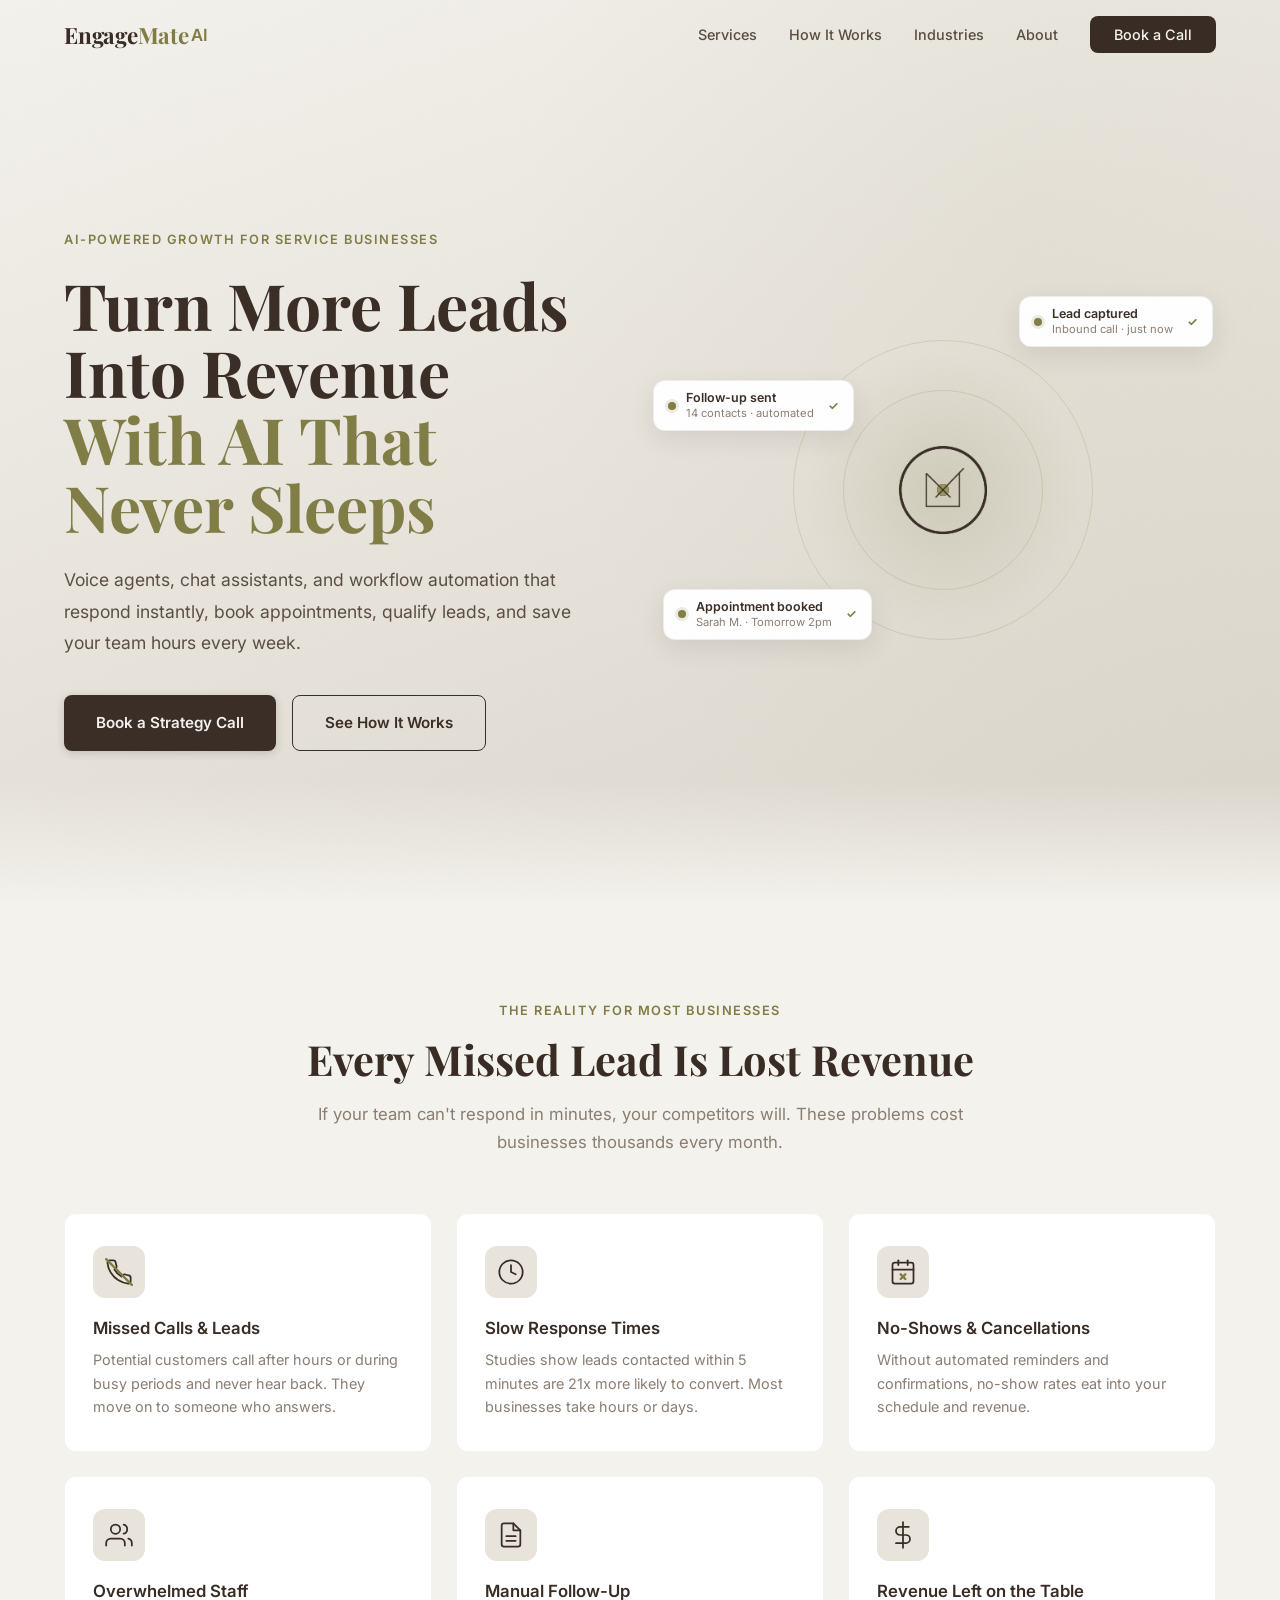
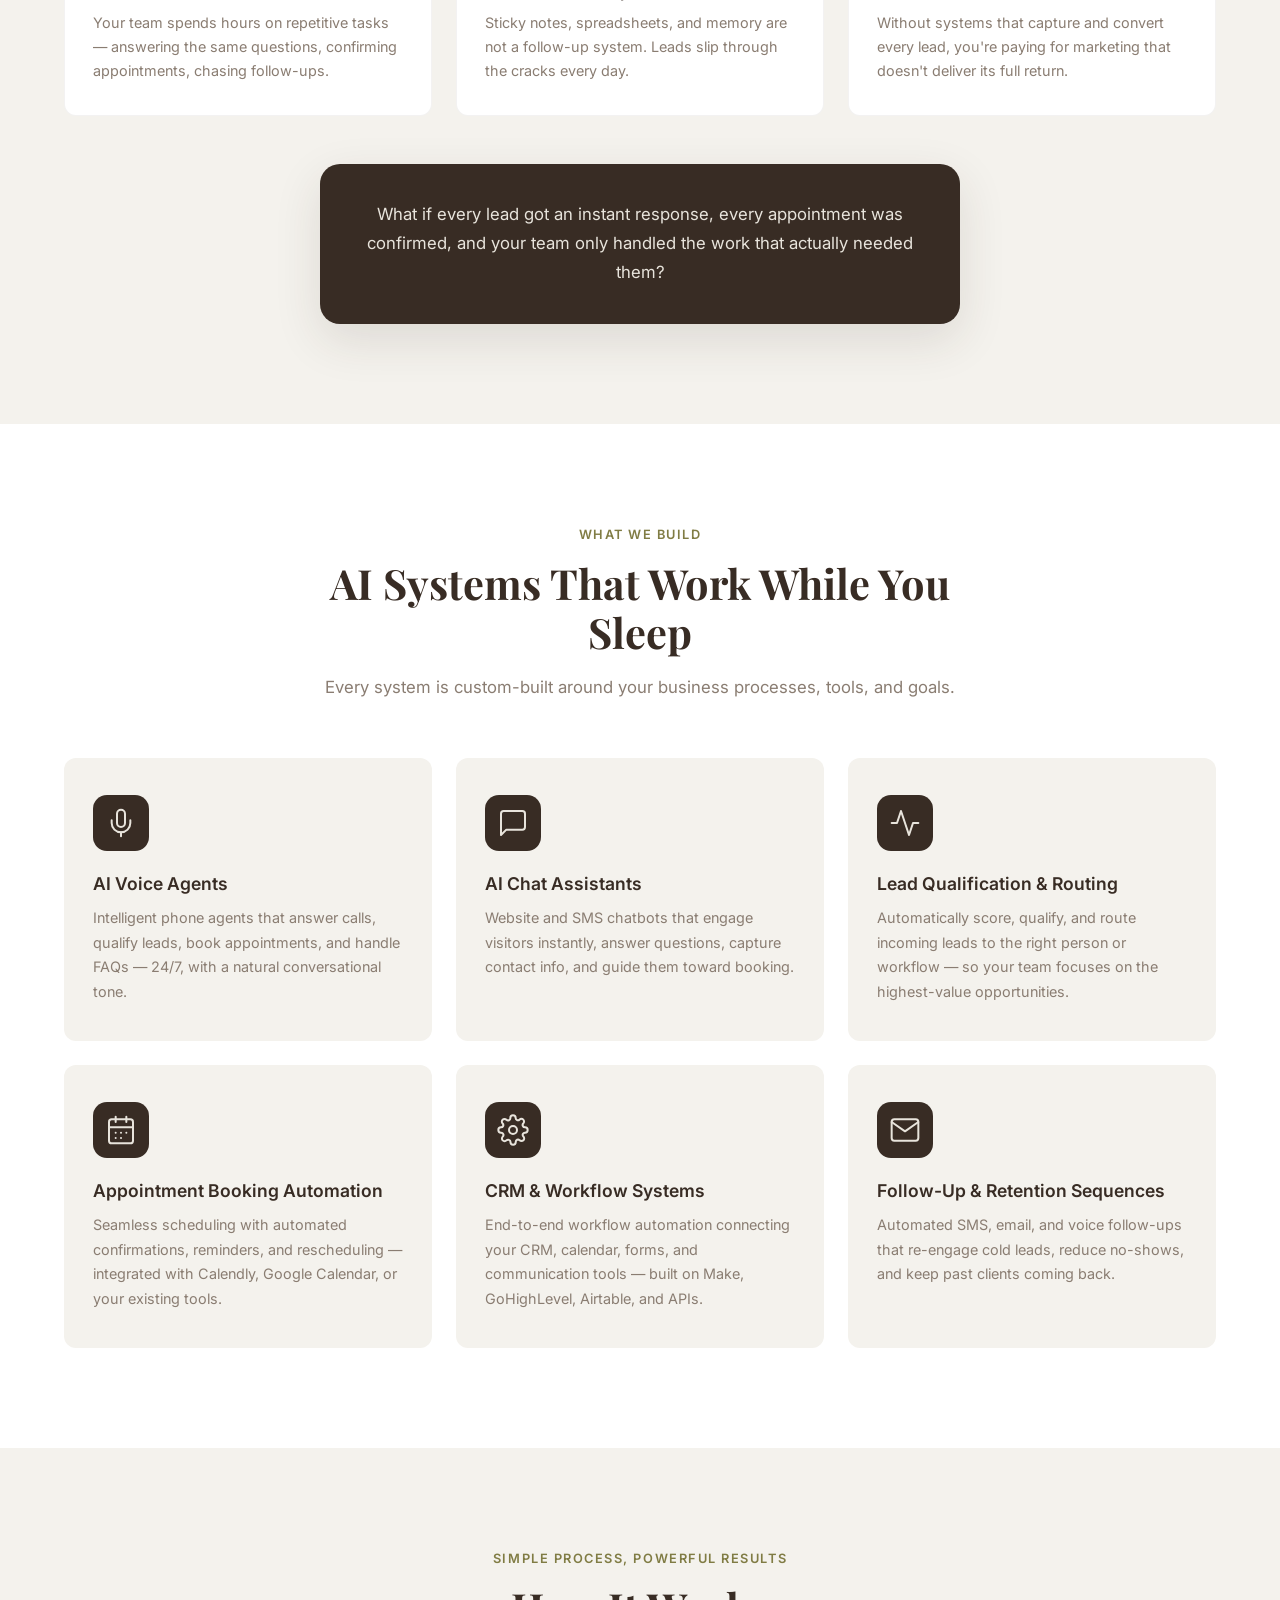
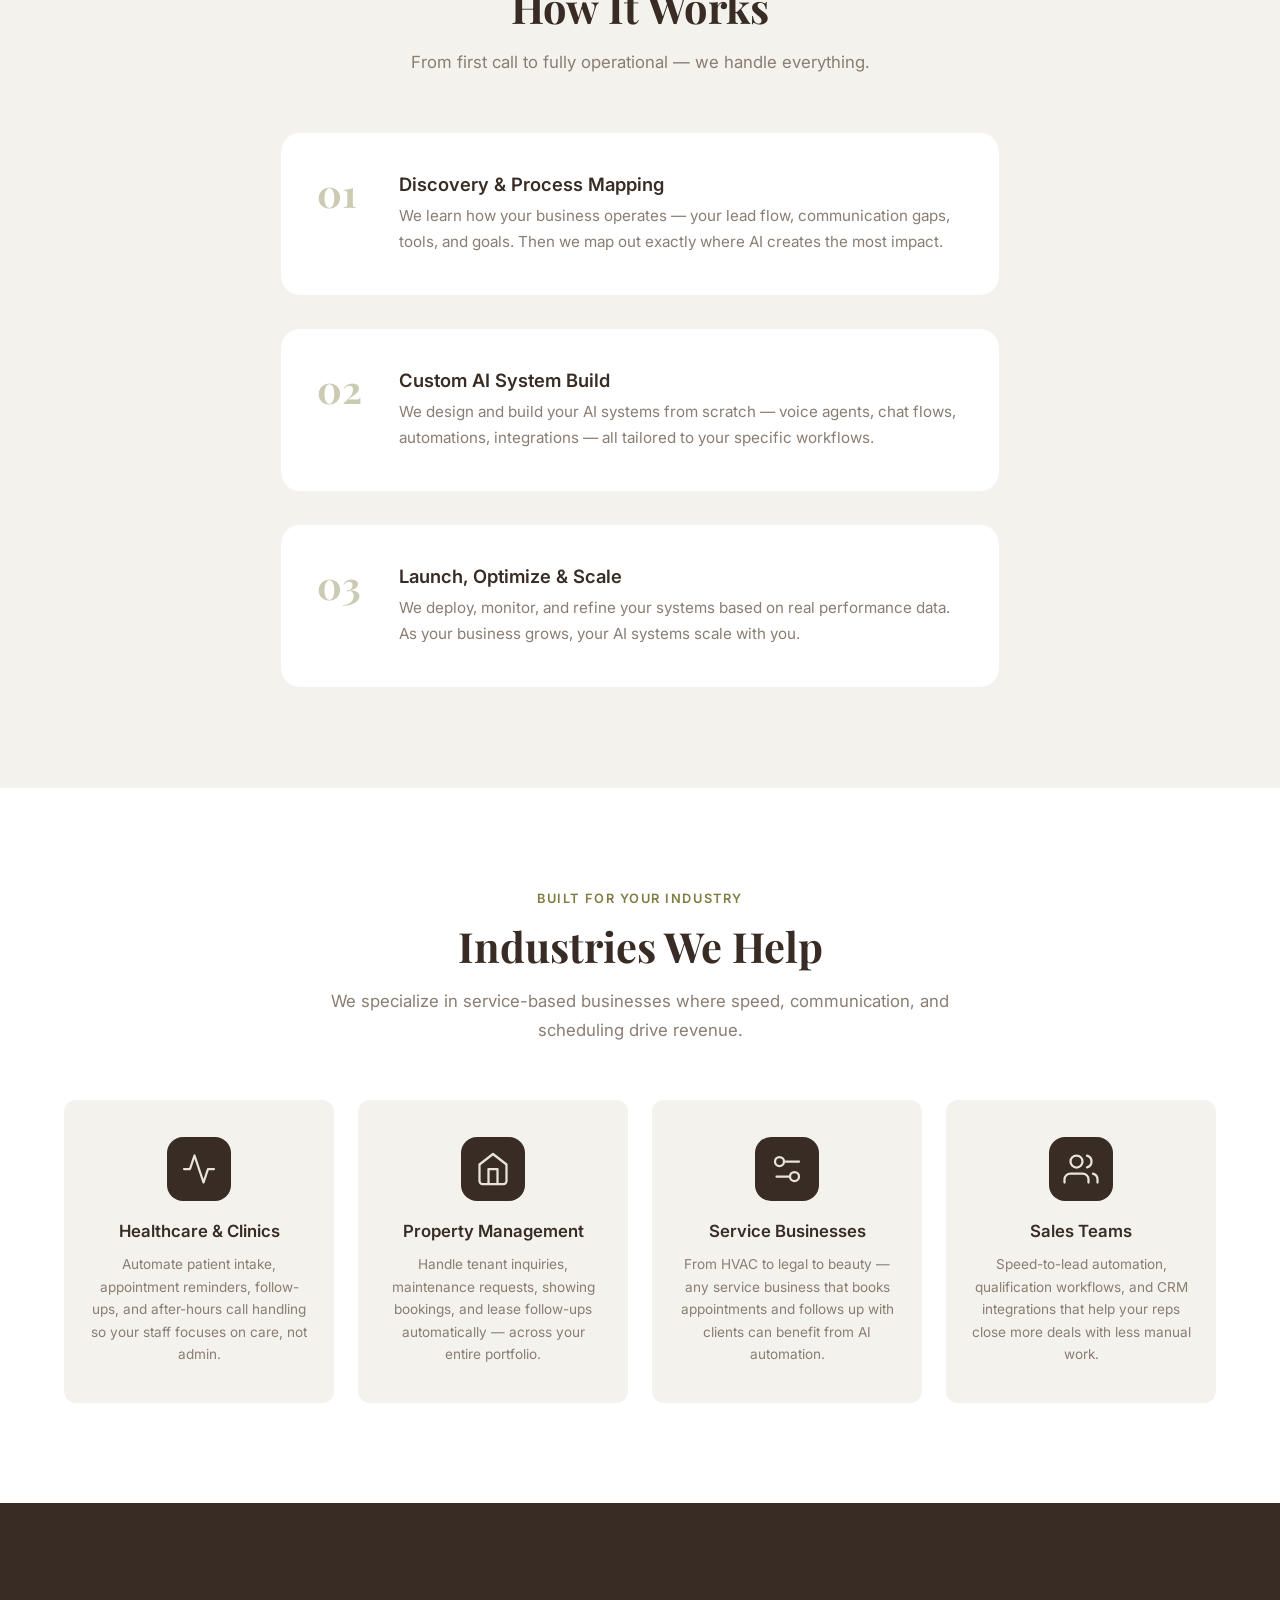
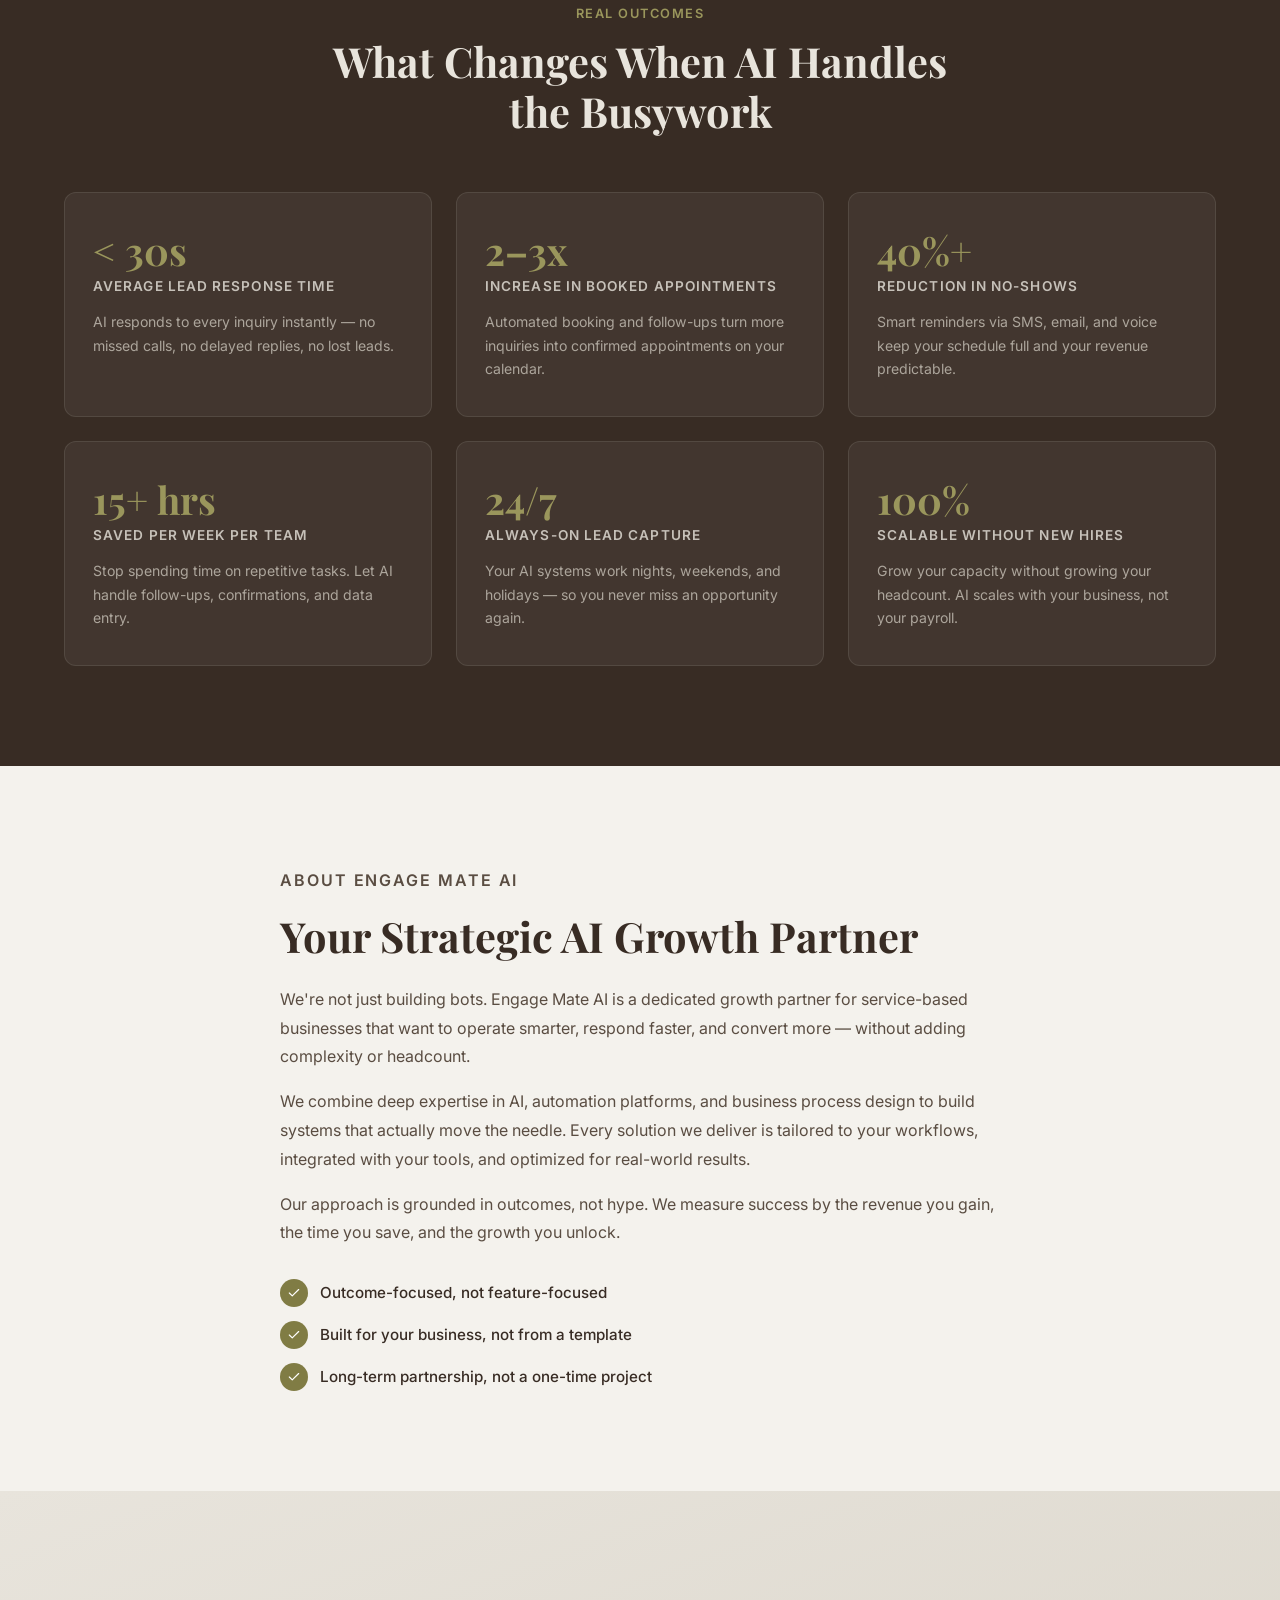
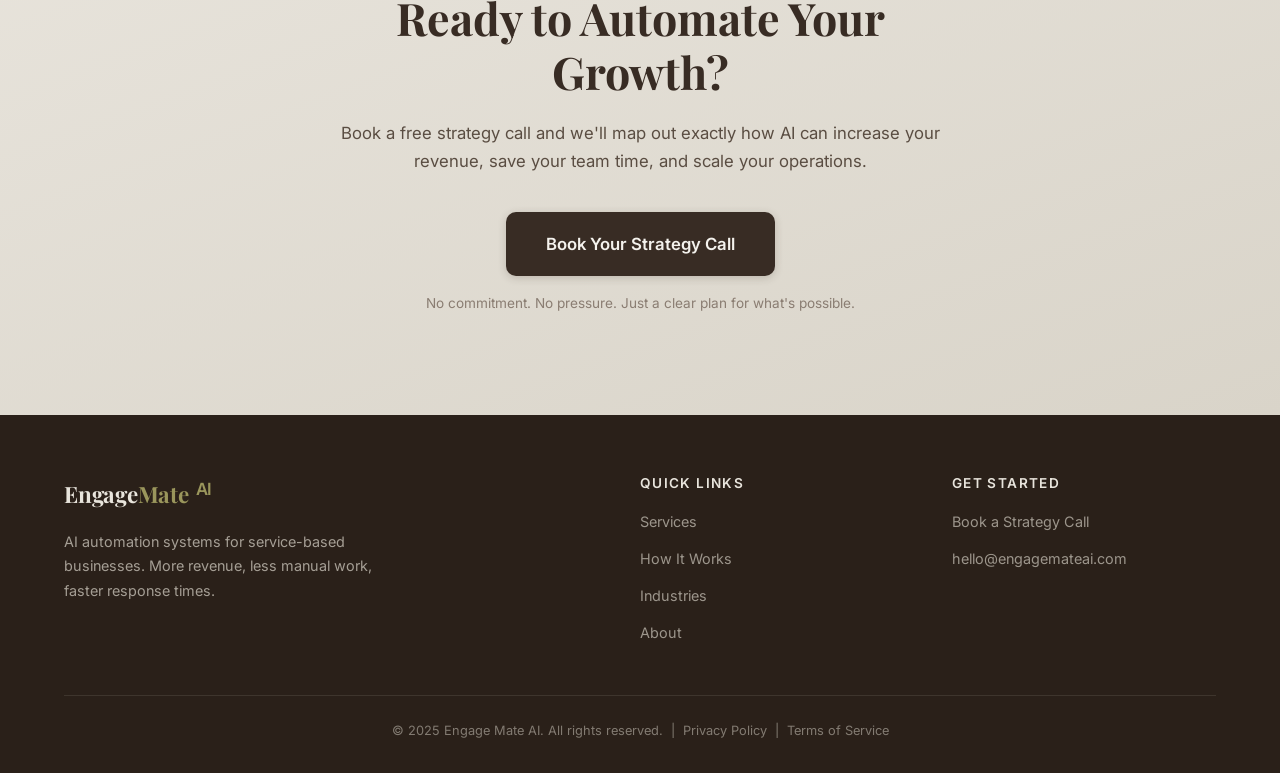
<file: engagemateai-website/index.html>
<!DOCTYPE html>
<html lang="en">
<head>
  <meta charset="UTF-8">
  <meta name="viewport" content="width=device-width, initial-scale=1.0">
  <title>Engage Mate AI — AI Automation for Service Businesses</title>
  <meta name="description" content="Engage Mate AI helps service-based businesses automate lead conversion, customer communication, and backend workflows with AI voice agents, chat assistants, and smart automation.">
  <link rel="icon" type="image/png" href="Engage Mate Logo.png">
  <link rel="stylesheet" href="style.css">
  <link rel="preconnect" href="https://fonts.googleapis.com">
  <link rel="preconnect" href="https://fonts.gstatic.com" crossorigin>
  <link href="https://fonts.googleapis.com/css2?family=Inter:wght@400;500;600;700&family=Playfair+Display:wght@600;700&display=swap" rel="stylesheet">
  <link rel="canonical" href="https://engagemateai.com/">
  <link rel="apple-touch-icon" href="Engage Mate Logo.png">
  <meta property="og:type" content="website">
  <meta property="og:url" content="https://engagemateai.com/">
  <meta property="og:title" content="Engage Mate AI — AI Automation for Service Businesses">
  <meta property="og:description" content="Voice agents, chat assistants, and workflow automation that respond instantly, book appointments, qualify leads, and save your team hours every week.">
  <meta property="og:image" content="https://engagemateai.com/Engage Mate Logo.png">
  <meta name="twitter:card" content="summary">
</head>
<body>
  <svg style="position:absolute;width:0;height:0;overflow:hidden" aria-hidden="true">
    <defs>
      <filter id="grain">
        <feTurbulence type="fractalNoise" baseFrequency="0.65" numOctaves="3" stitchTiles="stitch"/>
        <feColorMatrix type="saturate" values="0"/>
        <feBlend in="SourceGraphic" mode="overlay" result="blend"/>
        <feComposite in="blend" in2="SourceGraphic"/>
      </filter>
    </defs>
  </svg>

  <!-- NAVIGATION -->
  <nav class="navbar" id="navbar">
    <div class="container nav-container">
      <a href="#" class="nav-logo">
        <span class="logo-engage">Engage</span><span class="logo-mate">Mate</span> <span class="logo-ai">AI</span>
      </a>
      <button class="nav-toggle" id="navToggle" aria-label="Toggle navigation">
        <span></span>
        <span></span>
        <span></span>
      </button>
      <ul class="nav-links" id="navLinks">
        <li><a href="#services">Services</a></li>
        <li><a href="#how-it-works">How It Works</a></li>
        <li><a href="#industries">Industries</a></li>
        <li><a href="#about">About</a></li>
        <li><a href="https://calendly.com/engagemateai/discovery-call" target="_blank" rel="noopener" class="nav-cta">Book a Call</a></li>
      </ul>
    </div>
  </nav>

  <!-- HERO SECTION -->
  <header class="hero" id="hero">
    <div class="container hero-container">
      <div class="hero-content fade-up">
        <p class="hero-tag">AI-Powered Growth for Service Businesses</p>
        <h1 class="hero-headline">
          Turn More Leads Into Revenue<br>
          <span class="headline-accent">With AI That Never Sleeps</span>
        </h1>
        <p class="hero-sub">
          Voice agents, chat assistants, and workflow automation that respond instantly, book appointments, qualify leads, and save your team hours every week.
        </p>
        <div class="hero-ctas">
          <a href="https://calendly.com/engagemateai/discovery-call" target="_blank" rel="noopener" class="btn btn-primary">Book a Strategy Call</a>
          <a href="#how-it-works" class="btn btn-secondary">See How It Works</a>
        </div>
      </div>
      <div class="hero-visual fade-up delay-1">
        <div class="hero-graphic">
          <div class="pulse-ring"></div>
          <div class="pulse-ring delay-ring"></div>
          <div class="hero-icon-center">
            <img src="Engage Mate Logo.png" alt="Engage Mate AI">
          </div>
          <div class="orbit-dot dot-1"></div>
          <div class="orbit-dot dot-2"></div>
          <div class="orbit-dot dot-3"></div>
          <div class="hero-card card-1">
            <span class="card-dot"></span>
            <div class="card-text">
              <strong>Lead captured</strong>
              <span>Inbound call &middot; just now</span>
            </div>
            <span class="card-check">&#10003;</span>
          </div>
          <div class="hero-card card-2">
            <span class="card-dot"></span>
            <div class="card-text">
              <strong>Appointment booked</strong>
              <span>Sarah M. &middot; Tomorrow 2pm</span>
            </div>
            <span class="card-check">&#10003;</span>
          </div>
          <div class="hero-card card-3">
            <span class="card-dot"></span>
            <div class="card-text">
              <strong>Follow-up sent</strong>
              <span>14 contacts &middot; automated</span>
            </div>
            <span class="card-check">&#10003;</span>
          </div>
        </div>
      </div>
    </div>
    <div class="hero-gradient-bottom"></div>
  </header>

  <!-- TRUST / PROBLEM SECTION -->
  <section class="problems" id="problems">
    <div class="container">
      <div class="section-header fade-up">
        <p class="section-tag">The Reality for Most Businesses</p>
        <h2 class="section-title">Every Missed Lead Is Lost Revenue</h2>
        <p class="section-sub">If your team can't respond in minutes, your competitors will. These problems cost businesses thousands every month.</p>
      </div>
      <div class="problems-grid">
        <div class="problem-card fade-up">
          <div class="problem-icon">
            <svg width="28" height="28" viewBox="0 0 24 24" fill="none" stroke="currentColor" stroke-width="1.5" stroke-linecap="round" stroke-linejoin="round">
              <path d="M22 16.92v3a2 2 0 0 1-2.18 2 19.79 19.79 0 0 1-8.63-3.07 19.5 19.5 0 0 1-6-6 19.79 19.79 0 0 1-3.07-8.67A2 2 0 0 1 4.11 2h3a2 2 0 0 1 2 1.72c.127.96.361 1.903.7 2.81a2 2 0 0 1-.45 2.11L8.09 9.91a16 16 0 0 0 6 6l1.27-1.27a2 2 0 0 1 2.11-.45c.907.339 1.85.573 2.81.7A2 2 0 0 1 22 16.92z"/>
              <line x1="1" y1="1" x2="23" y2="23" stroke="#807c44" stroke-width="2"/>
            </svg>
          </div>
          <h3>Missed Calls &amp; Leads</h3>
          <p>Potential customers call after hours or during busy periods and never hear back. They move on to someone who answers.</p>
        </div>
        <div class="problem-card fade-up delay-1">
          <div class="problem-icon">
            <svg width="28" height="28" viewBox="0 0 24 24" fill="none" stroke="currentColor" stroke-width="1.5" stroke-linecap="round" stroke-linejoin="round">
              <circle cx="12" cy="12" r="10"/>
              <polyline points="12 6 12 12 16 14"/>
            </svg>
          </div>
          <h3>Slow Response Times</h3>
          <p>Studies show leads contacted within 5 minutes are 21x more likely to convert. Most businesses take hours or days.</p>
        </div>
        <div class="problem-card fade-up delay-2">
          <div class="problem-icon">
            <svg width="28" height="28" viewBox="0 0 24 24" fill="none" stroke="currentColor" stroke-width="1.5" stroke-linecap="round" stroke-linejoin="round">
              <rect x="3" y="4" width="18" height="18" rx="2" ry="2"/>
              <line x1="16" y1="2" x2="16" y2="6"/>
              <line x1="8" y1="2" x2="8" y2="6"/>
              <line x1="3" y1="10" x2="21" y2="10"/>
              <line x1="10" y1="14" x2="14" y2="18" stroke="#807c44" stroke-width="2"/>
              <line x1="14" y1="14" x2="10" y2="18" stroke="#807c44" stroke-width="2"/>
            </svg>
          </div>
          <h3>No-Shows &amp; Cancellations</h3>
          <p>Without automated reminders and confirmations, no-show rates eat into your schedule and revenue.</p>
        </div>
        <div class="problem-card fade-up">
          <div class="problem-icon">
            <svg width="28" height="28" viewBox="0 0 24 24" fill="none" stroke="currentColor" stroke-width="1.5" stroke-linecap="round" stroke-linejoin="round">
              <path d="M17 21v-2a4 4 0 0 0-4-4H5a4 4 0 0 0-4 4v2"/>
              <circle cx="9" cy="7" r="4"/>
              <path d="M23 21v-2a4 4 0 0 0-3-3.87"/>
              <path d="M16 3.13a4 4 0 0 1 0 7.75"/>
            </svg>
          </div>
          <h3>Overwhelmed Staff</h3>
          <p>Your team spends hours on repetitive tasks — answering the same questions, confirming appointments, chasing follow-ups.</p>
        </div>
        <div class="problem-card fade-up delay-1">
          <div class="problem-icon">
            <svg width="28" height="28" viewBox="0 0 24 24" fill="none" stroke="currentColor" stroke-width="1.5" stroke-linecap="round" stroke-linejoin="round">
              <path d="M14 2H6a2 2 0 0 0-2 2v16a2 2 0 0 0 2 2h12a2 2 0 0 0 2-2V8z"/>
              <polyline points="14 2 14 8 20 8"/>
              <line x1="16" y1="13" x2="8" y2="13"/>
              <line x1="16" y1="17" x2="8" y2="17"/>
            </svg>
          </div>
          <h3>Manual Follow-Up</h3>
          <p>Sticky notes, spreadsheets, and memory are not a follow-up system. Leads slip through the cracks every day.</p>
        </div>
        <div class="problem-card fade-up delay-2">
          <div class="problem-icon">
            <svg width="28" height="28" viewBox="0 0 24 24" fill="none" stroke="currentColor" stroke-width="1.5" stroke-linecap="round" stroke-linejoin="round">
              <line x1="12" y1="1" x2="12" y2="23"/>
              <path d="M17 5H9.5a3.5 3.5 0 0 0 0 7h5a3.5 3.5 0 0 1 0 7H6"/>
            </svg>
          </div>
          <h3>Revenue Left on the Table</h3>
          <p>Without systems that capture and convert every lead, you're paying for marketing that doesn't deliver its full return.</p>
        </div>
      </div>
      <div class="problems-transition fade-up">
        <p>What if every lead got an instant response, every appointment was confirmed, and your team only handled the work that actually needed them?</p>
      </div>
    </div>
  </section>

  <!-- SERVICES SECTION -->
  <section class="services" id="services">
    <div class="container">
      <div class="section-header fade-up">
        <p class="section-tag">What We Build</p>
        <h2 class="section-title">AI Systems That Work While You Sleep</h2>
        <p class="section-sub">Every system is custom-built around your business processes, tools, and goals.</p>
      </div>
      <div class="services-grid">
        <div class="service-card fade-up">
          <div class="service-icon">
            <svg width="32" height="32" viewBox="0 0 24 24" fill="none" stroke="currentColor" stroke-width="1.5" stroke-linecap="round" stroke-linejoin="round">
              <path d="M12 2a3 3 0 0 0-3 3v7a3 3 0 0 0 6 0V5a3 3 0 0 0-3-3Z"/>
              <path d="M19 10v2a7 7 0 0 1-14 0v-2"/>
              <line x1="12" x2="12" y1="19" y2="22"/>
            </svg>
          </div>
          <h3>AI Voice Agents</h3>
          <p>Intelligent phone agents that answer calls, qualify leads, book appointments, and handle FAQs — 24/7, with a natural conversational tone.</p>
        </div>
        <div class="service-card fade-up delay-1">
          <div class="service-icon">
            <svg width="32" height="32" viewBox="0 0 24 24" fill="none" stroke="currentColor" stroke-width="1.5" stroke-linecap="round" stroke-linejoin="round">
              <path d="M21 15a2 2 0 0 1-2 2H7l-4 4V5a2 2 0 0 1 2-2h14a2 2 0 0 1 2 2z"/>
            </svg>
          </div>
          <h3>AI Chat Assistants</h3>
          <p>Website and SMS chatbots that engage visitors instantly, answer questions, capture contact info, and guide them toward booking.</p>
        </div>
        <div class="service-card fade-up delay-2">
          <div class="service-icon">
            <svg width="32" height="32" viewBox="0 0 24 24" fill="none" stroke="currentColor" stroke-width="1.5" stroke-linecap="round" stroke-linejoin="round">
              <polyline points="22 12 18 12 15 21 9 3 6 12 2 12"/>
            </svg>
          </div>
          <h3>Lead Qualification &amp; Routing</h3>
          <p>Automatically score, qualify, and route incoming leads to the right person or workflow — so your team focuses on the highest-value opportunities.</p>
        </div>
        <div class="service-card fade-up">
          <div class="service-icon">
            <svg width="32" height="32" viewBox="0 0 24 24" fill="none" stroke="currentColor" stroke-width="1.5" stroke-linecap="round" stroke-linejoin="round">
              <rect x="3" y="4" width="18" height="18" rx="2" ry="2"/>
              <line x1="16" y1="2" x2="16" y2="6"/>
              <line x1="8" y1="2" x2="8" y2="6"/>
              <line x1="3" y1="10" x2="21" y2="10"/>
              <path d="M8 14h.01M12 14h.01M16 14h.01M8 18h.01M12 18h.01"/>
            </svg>
          </div>
          <h3>Appointment Booking Automation</h3>
          <p>Seamless scheduling with automated confirmations, reminders, and rescheduling — integrated with Calendly, Google Calendar, or your existing tools.</p>
        </div>
        <div class="service-card fade-up delay-1">
          <div class="service-icon">
            <svg width="32" height="32" viewBox="0 0 24 24" fill="none" stroke="currentColor" stroke-width="1.5" stroke-linecap="round" stroke-linejoin="round">
              <circle cx="12" cy="12" r="3"/>
              <path d="M19.4 15a1.65 1.65 0 0 0 .33 1.82l.06.06a2 2 0 0 1 0 2.83 2 2 0 0 1-2.83 0l-.06-.06a1.65 1.65 0 0 0-1.82-.33 1.65 1.65 0 0 0-1 1.51V21a2 2 0 0 1-2 2 2 2 0 0 1-2-2v-.09A1.65 1.65 0 0 0 9 19.4a1.65 1.65 0 0 0-1.82.33l-.06.06a2 2 0 0 1-2.83 0 2 2 0 0 1 0-2.83l.06-.06A1.65 1.65 0 0 0 4.68 15a1.65 1.65 0 0 0-1.51-1H3a2 2 0 0 1-2-2 2 2 0 0 1 2-2h.09A1.65 1.65 0 0 0 4.6 9a1.65 1.65 0 0 0-.33-1.82l-.06-.06a2 2 0 0 1 0-2.83 2 2 0 0 1 2.83 0l.06.06A1.65 1.65 0 0 0 9 4.68a1.65 1.65 0 0 0 1-1.51V3a2 2 0 0 1 2-2 2 2 0 0 1 2 2v.09a1.65 1.65 0 0 0 1 1.51 1.65 1.65 0 0 0 1.82-.33l.06-.06a2 2 0 0 1 2.83 0 2 2 0 0 1 0 2.83l-.06.06A1.65 1.65 0 0 0 19.4 9a1.65 1.65 0 0 0 1.51 1H21a2 2 0 0 1 2 2 2 2 0 0 1-2 2h-.09a1.65 1.65 0 0 0-1.51 1z"/>
            </svg>
          </div>
          <h3>CRM &amp; Workflow Systems</h3>
          <p>End-to-end workflow automation connecting your CRM, calendar, forms, and communication tools — built on Make, GoHighLevel, Airtable, and APIs.</p>
        </div>
        <div class="service-card fade-up delay-2">
          <div class="service-icon">
            <svg width="32" height="32" viewBox="0 0 24 24" fill="none" stroke="currentColor" stroke-width="1.5" stroke-linecap="round" stroke-linejoin="round">
              <path d="M4 4h16c1.1 0 2 .9 2 2v12c0 1.1-.9 2-2 2H4c-1.1 0-2-.9-2-2V6c0-1.1.9-2 2-2z"/>
              <polyline points="22,6 12,13 2,6"/>
            </svg>
          </div>
          <h3>Follow-Up &amp; Retention Sequences</h3>
          <p>Automated SMS, email, and voice follow-ups that re-engage cold leads, reduce no-shows, and keep past clients coming back.</p>
        </div>
      </div>
    </div>
  </section>

  <!-- HOW IT WORKS -->
  <section class="how-it-works" id="how-it-works">
    <div class="container">
      <div class="section-header fade-up">
        <p class="section-tag">Simple Process, Powerful Results</p>
        <h2 class="section-title">How It Works</h2>
        <p class="section-sub">From first call to fully operational — we handle everything.</p>
      </div>
      <div class="steps">
        <div class="step fade-up">
          <div class="step-number">01</div>
          <div class="step-content">
            <h3>Discovery &amp; Process Mapping</h3>
            <p>We learn how your business operates — your lead flow, communication gaps, tools, and goals. Then we map out exactly where AI creates the most impact.</p>
          </div>
        </div>
        <div class="step fade-up delay-1">
          <div class="step-number">02</div>
          <div class="step-content">
            <h3>Custom AI System Build</h3>
            <p>We design and build your AI systems from scratch — voice agents, chat flows, automations, integrations — all tailored to your specific workflows.</p>
          </div>
        </div>
        <div class="step fade-up delay-2">
          <div class="step-number">03</div>
          <div class="step-content">
            <h3>Launch, Optimize &amp; Scale</h3>
            <p>We deploy, monitor, and refine your systems based on real performance data. As your business grows, your AI systems scale with you.</p>
          </div>
        </div>
      </div>
    </div>
  </section>

  <!-- INDUSTRIES -->
  <section class="industries" id="industries">
    <div class="container">
      <div class="section-header fade-up">
        <p class="section-tag">Built for Your Industry</p>
        <h2 class="section-title">Industries We Help</h2>
        <p class="section-sub">We specialize in service-based businesses where speed, communication, and scheduling drive revenue.</p>
      </div>
      <div class="industries-grid">
        <div class="industry-card fade-up">
          <div class="industry-icon">
            <svg width="36" height="36" viewBox="0 0 24 24" fill="none" stroke="currentColor" stroke-width="1.5" stroke-linecap="round" stroke-linejoin="round">
              <path d="M22 12h-4l-3 9L9 3l-3 9H2"/>
            </svg>
          </div>
          <h3>Healthcare &amp; Clinics</h3>
          <p>Automate patient intake, appointment reminders, follow-ups, and after-hours call handling so your staff focuses on care, not admin.</p>
        </div>
        <div class="industry-card fade-up delay-1">
          <div class="industry-icon">
            <svg width="36" height="36" viewBox="0 0 24 24" fill="none" stroke="currentColor" stroke-width="1.5" stroke-linecap="round" stroke-linejoin="round">
              <path d="M3 9l9-7 9 7v11a2 2 0 0 1-2 2H5a2 2 0 0 1-2-2z"/>
              <polyline points="9 22 9 12 15 12 15 22"/>
            </svg>
          </div>
          <h3>Property Management</h3>
          <p>Handle tenant inquiries, maintenance requests, showing bookings, and lease follow-ups automatically — across your entire portfolio.</p>
        </div>
        <div class="industry-card fade-up delay-2">
          <div class="industry-icon">
            <svg width="36" height="36" viewBox="0 0 24 24" fill="none" stroke="currentColor" stroke-width="1.5" stroke-linecap="round" stroke-linejoin="round">
              <path d="M20 7h-9"/>
              <path d="M14 17H5"/>
              <circle cx="17" cy="17" r="3"/>
              <circle cx="7" cy="7" r="3"/>
            </svg>
          </div>
          <h3>Service Businesses</h3>
          <p>From HVAC to legal to beauty — any service business that books appointments and follows up with clients can benefit from AI automation.</p>
        </div>
        <div class="industry-card fade-up delay-3">
          <div class="industry-icon">
            <svg width="36" height="36" viewBox="0 0 24 24" fill="none" stroke="currentColor" stroke-width="1.5" stroke-linecap="round" stroke-linejoin="round">
              <path d="M17 21v-2a4 4 0 0 0-4-4H5a4 4 0 0 0-4 4v2"/>
              <circle cx="9" cy="7" r="4"/>
              <path d="M23 21v-2a4 4 0 0 0-3-3.87"/>
              <path d="M16 3.13a4 4 0 0 1 0 7.75"/>
            </svg>
          </div>
          <h3>Sales Teams</h3>
          <p>Speed-to-lead automation, qualification workflows, and CRM integrations that help your reps close more deals with less manual work.</p>
        </div>
      </div>
    </div>
  </section>

  <!-- RESULTS / BENEFITS -->
  <section class="results" id="results">
    <div class="container">
      <div class="section-header fade-up">
        <p class="section-tag">Real Outcomes</p>
        <h2 class="section-title">What Changes When AI Handles the Busywork</h2>
      </div>
      <div class="results-grid">
        <div class="result-card fade-up">
          <div class="result-metric">&lt; 30s</div>
          <div class="result-label">Average Lead Response Time</div>
          <p>AI responds to every inquiry instantly — no missed calls, no delayed replies, no lost leads.</p>
        </div>
        <div class="result-card fade-up delay-1">
          <div class="result-metric">2&ndash;3x</div>
          <div class="result-label">Increase in Booked Appointments</div>
          <p>Automated booking and follow-ups turn more inquiries into confirmed appointments on your calendar.</p>
        </div>
        <div class="result-card fade-up delay-2">
          <div class="result-metric">40%+</div>
          <div class="result-label">Reduction in No-Shows</div>
          <p>Smart reminders via SMS, email, and voice keep your schedule full and your revenue predictable.</p>
        </div>
        <div class="result-card fade-up">
          <div class="result-metric">15+ hrs</div>
          <div class="result-label">Saved Per Week Per Team</div>
          <p>Stop spending time on repetitive tasks. Let AI handle follow-ups, confirmations, and data entry.</p>
        </div>
        <div class="result-card fade-up delay-1">
          <div class="result-metric">24/7</div>
          <div class="result-label">Always-On Lead Capture</div>
          <p>Your AI systems work nights, weekends, and holidays — so you never miss an opportunity again.</p>
        </div>
        <div class="result-card fade-up delay-2">
          <div class="result-metric">100%</div>
          <div class="result-label">Scalable Without New Hires</div>
          <p>Grow your capacity without growing your headcount. AI scales with your business, not your payroll.</p>
        </div>
      </div>
    </div>
  </section>

  <!-- ABOUT -->
  <section class="about" id="about">
    <div class="container">
      <div class="about-content fade-up">
        <div class="about-text">
          <p class="section-tag">About Engage Mate AI</p>
          <h2 class="section-title">Your Strategic AI Growth Partner</h2>
          <p>We're not just building bots. Engage Mate AI is a dedicated growth partner for service-based businesses that want to operate smarter, respond faster, and convert more — without adding complexity or headcount.</p>
          <p>We combine deep expertise in AI, automation platforms, and business process design to build systems that actually move the needle. Every solution we deliver is tailored to your workflows, integrated with your tools, and optimized for real-world results.</p>
          <p>Our approach is grounded in outcomes, not hype. We measure success by the revenue you gain, the time you save, and the growth you unlock.</p>
          <div class="about-values">
            <div class="about-value">
              <span class="value-icon">
                <svg width="20" height="20" viewBox="0 0 24 24" fill="none" stroke="currentColor" stroke-width="2" stroke-linecap="round" stroke-linejoin="round"><polyline points="20 6 9 17 4 12"/></svg>
              </span>
              <span>Outcome-focused, not feature-focused</span>
            </div>
            <div class="about-value">
              <span class="value-icon">
                <svg width="20" height="20" viewBox="0 0 24 24" fill="none" stroke="currentColor" stroke-width="2" stroke-linecap="round" stroke-linejoin="round"><polyline points="20 6 9 17 4 12"/></svg>
              </span>
              <span>Built for your business, not from a template</span>
            </div>
            <div class="about-value">
              <span class="value-icon">
                <svg width="20" height="20" viewBox="0 0 24 24" fill="none" stroke="currentColor" stroke-width="2" stroke-linecap="round" stroke-linejoin="round"><polyline points="20 6 9 17 4 12"/></svg>
              </span>
              <span>Long-term partnership, not a one-time project</span>
            </div>
          </div>
        </div>
      </div>
    </div>
  </section>

  <!-- FINAL CTA -->
  <section class="final-cta" id="contact">
    <div class="container">
      <div class="cta-content fade-up">
        <h2>Ready to Automate Your Growth?</h2>
        <p>Book a free strategy call and we'll map out exactly how AI can increase your revenue, save your team time, and scale your operations.</p>
        <a href="https://calendly.com/engagemateai/discovery-call" target="_blank" rel="noopener" class="btn btn-primary btn-large">Book Your Strategy Call</a>
        <p class="cta-note">No commitment. No pressure. Just a clear plan for what's possible.</p>
      </div>
    </div>
  </section>

  <!-- FOOTER -->
  <footer class="footer">
    <div class="container">
      <div class="footer-grid">
        <div class="footer-brand">
          <a href="#" class="nav-logo">
            <span class="logo-engage">Engage</span><span class="logo-mate">Mate</span> <span class="logo-ai">AI</span>
          </a>
          <p>AI automation systems for service-based businesses. More revenue, less manual work, faster response times.</p>
        </div>
        <div class="footer-links">
          <h4>Quick Links</h4>
          <ul>
            <li><a href="#services">Services</a></li>
            <li><a href="#how-it-works">How It Works</a></li>
            <li><a href="#industries">Industries</a></li>
            <li><a href="#about">About</a></li>
          </ul>
        </div>
        <div class="footer-contact">
          <h4>Get Started</h4>
          <ul>
            <li><a href="https://calendly.com/engagemateai/discovery-call" target="_blank" rel="noopener">Book a Strategy Call</a></li>
            <li><a href="mailto:hello@engagemateai.com">hello@engagemateai.com</a></li>
          </ul>
        </div>
      </div>
      <div class="footer-bottom">
        <p>&copy; 2025 Engage Mate AI. All rights reserved. &nbsp;|&nbsp; <a href="/privacy.html">Privacy Policy</a> &nbsp;|&nbsp; <a href="/terms.html">Terms of Service</a></p>
      </div>
    </div>
  </footer>

  <script src="script.js"></script>
</body>
</html>
</file>
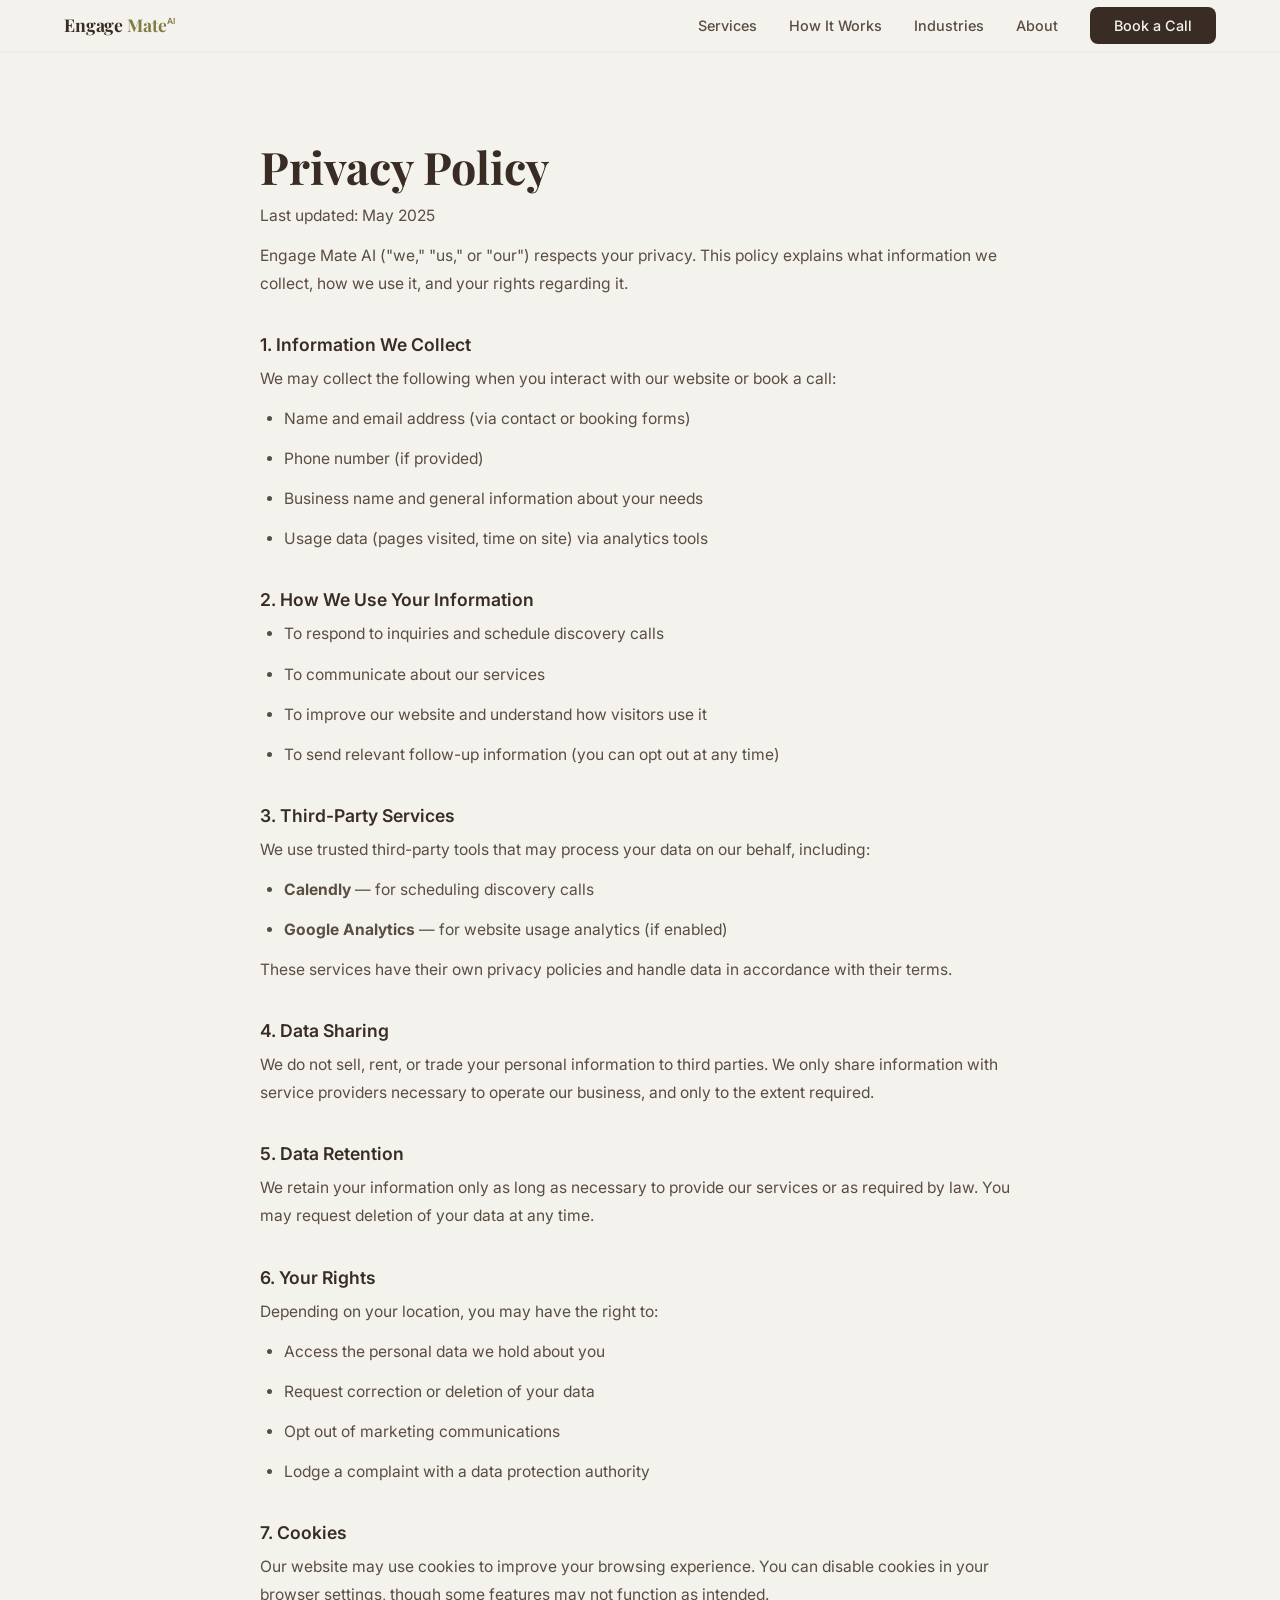
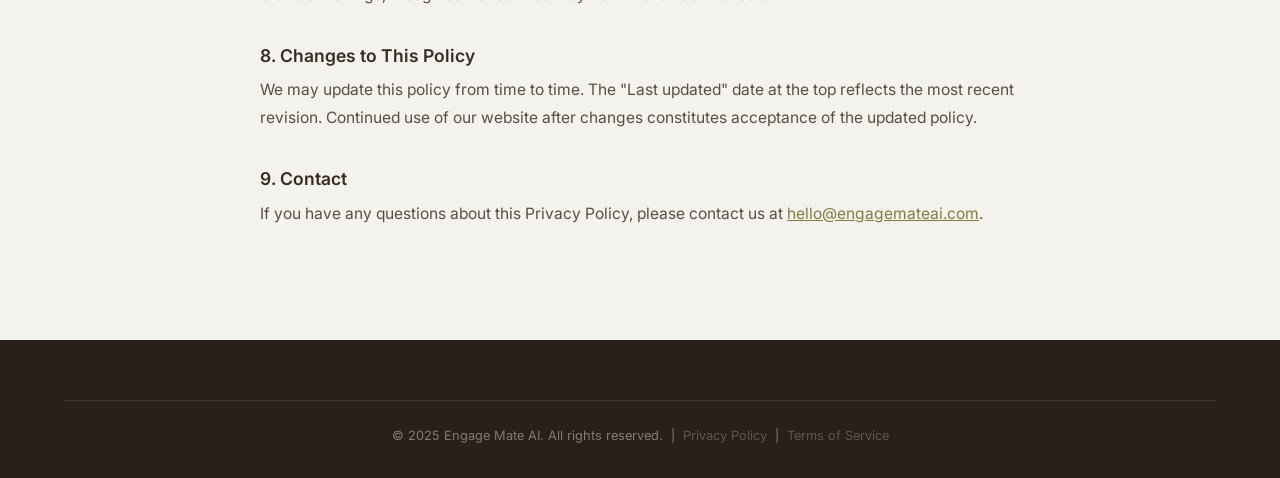
<file: privacy.html>
<!DOCTYPE html>
<html lang="en">
<head>
  <meta charset="UTF-8">
  <meta name="viewport" content="width=device-width, initial-scale=1.0">
  <title>Privacy Policy — Engage Mate AI</title>
  <meta name="description" content="Privacy Policy for Engage Mate AI.">
  <link rel="icon" type="image/svg+xml" href="favicon.svg">
  <link rel="icon" type="image/png" sizes="64x64" href="favicon-64.png">
  <link rel="apple-touch-icon" sizes="180x180" href="apple-touch-icon.png">
  <link rel="canonical" href="https://engagemateai.com/privacy.html">
  <link rel="stylesheet" href="style.css">
  <link rel="preconnect" href="https://fonts.googleapis.com">
  <link rel="preconnect" href="https://fonts.gstatic.com" crossorigin>
  <link href="https://fonts.googleapis.com/css2?family=Inter:wght@400;500;600;700&family=Playfair+Display:wght@600;700&display=swap" rel="stylesheet">
  <style>
    .legal-page {
      padding: 140px 0 100px;
      background: var(--cream-light);
      min-height: 100vh;
    }
    .legal-content {
      max-width: 760px;
      margin: 0 auto;
    }
    .legal-content h1 {
      font-family: var(--font-heading);
      font-size: clamp(2rem, 4vw, 2.8rem);
      color: var(--brown);
      margin-bottom: 8px;
    }
    .legal-date {
      font-size: 0.85rem;
      color: var(--text-muted);
      margin-bottom: 48px;
    }
    .legal-content h2 {
      font-family: var(--font-body);
      font-size: 1.1rem;
      font-weight: 600;
      color: var(--brown);
      margin: 36px 0 10px;
    }
    .legal-content p, .legal-content li {
      font-size: 0.975rem;
      color: var(--text-light);
      line-height: 1.8;
      margin-bottom: 12px;
    }
    .legal-content ul {
      list-style: disc;
      padding-left: 24px;
      margin-bottom: 12px;
    }
    .legal-content a {
      color: var(--olive);
      text-decoration: underline;
    }
  </style>
</head>
<body>

  <nav class="navbar scrolled" id="navbar">
    <div class="container nav-container">
      <a href="/" class="nav-logo" aria-label="Engage Mate AI — home">
        <svg class="wordmark wordmark-light" width="186" height="34" viewBox="0 0 186 34" xmlns="http://www.w3.org/2000/svg" aria-hidden="true">
          <text x="0" y="25" font-family="'Playfair Display', Georgia, serif" font-size="23" font-weight="700" fill="#382c24">Engage</text>
          <text x="83" y="25" font-family="'Playfair Display', Georgia, serif" font-size="23" font-weight="700" fill="#807c44">Mate</text>
          <text x="135" y="14" font-family="'Inter', sans-serif" font-size="11" font-weight="600" fill="#807c44">AI</text>
        </svg>
      </a>
      <ul class="nav-links">
        <li><a href="/#services">Services</a></li>
        <li><a href="/#how-it-works">How It Works</a></li>
        <li><a href="/#industries">Industries</a></li>
        <li><a href="/#about">About</a></li>
        <li><a href="https://calendly.com/engagemateai/discovery-call" target="_blank" rel="noopener" class="nav-cta">Book a Call</a></li>
      </ul>
    </div>
  </nav>

  <section class="legal-page">
    <div class="container">
      <div class="legal-content">
        <h1>Privacy Policy</h1>
        <p class="legal-date">Last updated: May 2025</p>

        <p>Engage Mate AI ("we," "us," or "our") respects your privacy. This policy explains what information we collect, how we use it, and your rights regarding it.</p>

        <h2>1. Information We Collect</h2>
        <p>We may collect the following when you interact with our website or book a call:</p>
        <ul>
          <li>Name and email address (via contact or booking forms)</li>
          <li>Phone number (if provided)</li>
          <li>Business name and general information about your needs</li>
          <li>Usage data (pages visited, time on site) via analytics tools</li>
        </ul>

        <h2>2. How We Use Your Information</h2>
        <ul>
          <li>To respond to inquiries and schedule discovery calls</li>
          <li>To communicate about our services</li>
          <li>To improve our website and understand how visitors use it</li>
          <li>To send relevant follow-up information (you can opt out at any time)</li>
        </ul>

        <h2>3. Third-Party Services</h2>
        <p>We use trusted third-party tools that may process your data on our behalf, including:</p>
        <ul>
          <li><strong>Calendly</strong> — for scheduling discovery calls</li>
          <li><strong>Google Analytics</strong> — for website usage analytics (if enabled)</li>
        </ul>
        <p>These services have their own privacy policies and handle data in accordance with their terms.</p>

        <h2>4. Data Sharing</h2>
        <p>We do not sell, rent, or trade your personal information to third parties. We only share information with service providers necessary to operate our business, and only to the extent required.</p>

        <h2>5. Data Retention</h2>
        <p>We retain your information only as long as necessary to provide our services or as required by law. You may request deletion of your data at any time.</p>

        <h2>6. Your Rights</h2>
        <p>Depending on your location, you may have the right to:</p>
        <ul>
          <li>Access the personal data we hold about you</li>
          <li>Request correction or deletion of your data</li>
          <li>Opt out of marketing communications</li>
          <li>Lodge a complaint with a data protection authority</li>
        </ul>

        <h2>7. Cookies</h2>
        <p>Our website may use cookies to improve your browsing experience. You can disable cookies in your browser settings, though some features may not function as intended.</p>

        <h2>8. Changes to This Policy</h2>
        <p>We may update this policy from time to time. The "Last updated" date at the top reflects the most recent revision. Continued use of our website after changes constitutes acceptance of the updated policy.</p>

        <h2>9. Contact</h2>
        <p>If you have any questions about this Privacy Policy, please contact us at <a href="mailto:hello@engagemateai.com">hello@engagemateai.com</a>.</p>
      </div>
    </div>
  </section>

  <footer class="footer">
    <div class="container">
      <div class="footer-bottom">
        <p>&copy; 2025 Engage Mate AI. All rights reserved. &nbsp;|&nbsp; <a href="/privacy.html" style="opacity:0.6;">Privacy Policy</a> &nbsp;|&nbsp; <a href="/terms.html" style="opacity:0.6;">Terms of Service</a></p>
      </div>
    </div>
  </footer>

</body>
</html>
</file>
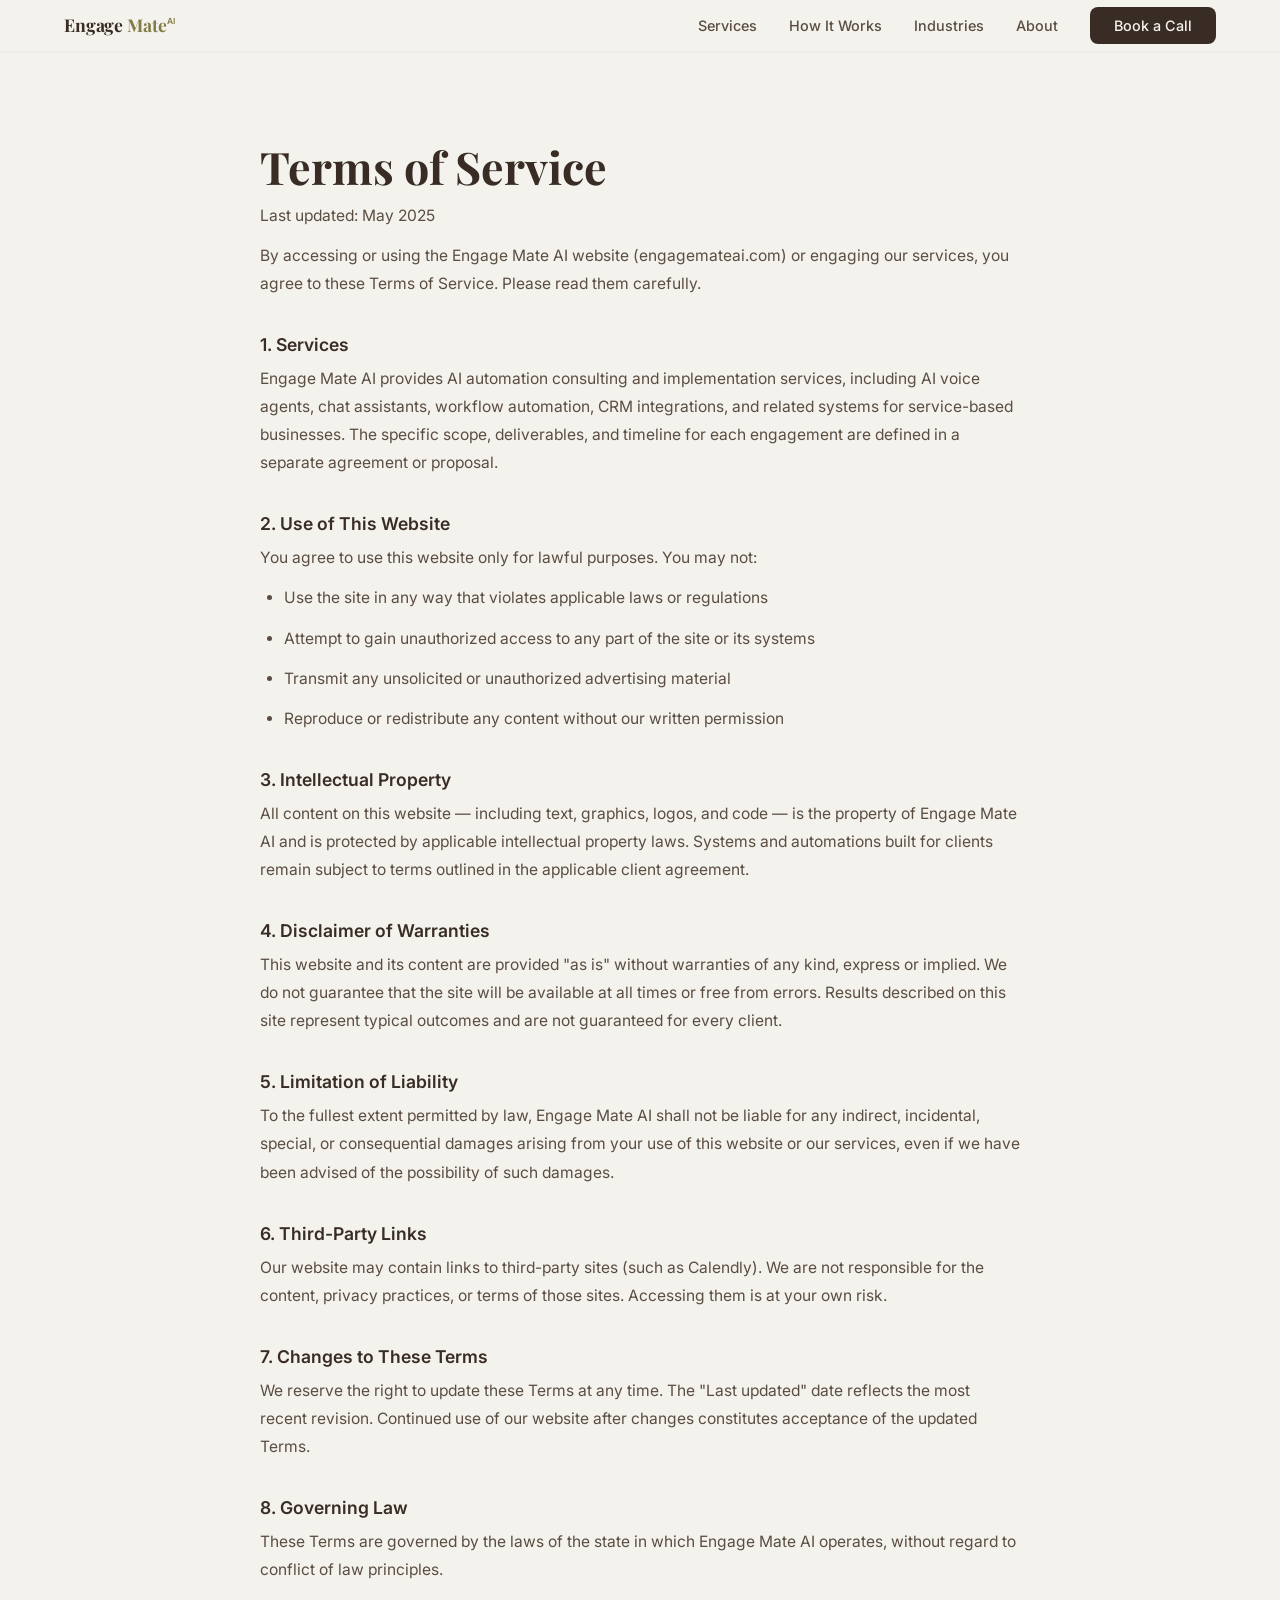
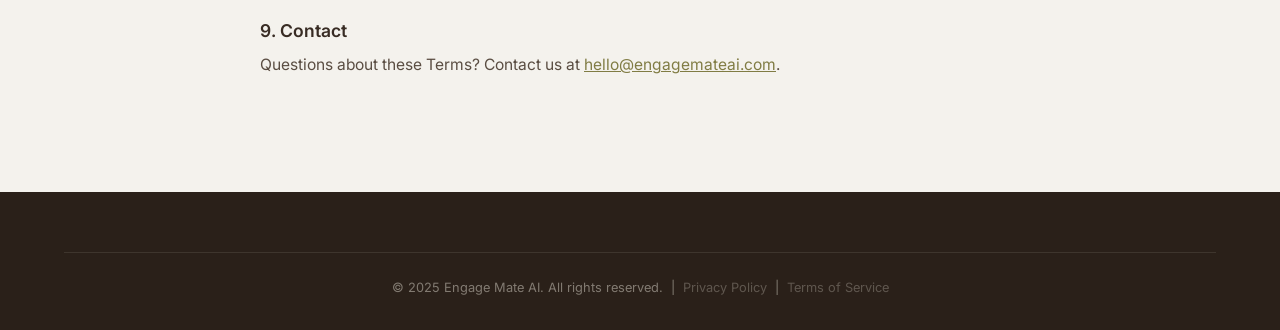
<file: terms.html>
<!DOCTYPE html>
<html lang="en">
<head>
  <meta charset="UTF-8">
  <meta name="viewport" content="width=device-width, initial-scale=1.0">
  <title>Terms of Service — Engage Mate AI</title>
  <meta name="description" content="Terms of Service for Engage Mate AI.">
  <link rel="icon" type="image/svg+xml" href="favicon.svg">
  <link rel="icon" type="image/png" sizes="64x64" href="favicon-64.png">
  <link rel="apple-touch-icon" sizes="180x180" href="apple-touch-icon.png">
  <link rel="canonical" href="https://engagemateai.com/terms.html">
  <link rel="stylesheet" href="style.css">
  <link rel="preconnect" href="https://fonts.googleapis.com">
  <link rel="preconnect" href="https://fonts.gstatic.com" crossorigin>
  <link href="https://fonts.googleapis.com/css2?family=Inter:wght@400;500;600;700&family=Playfair+Display:wght@600;700&display=swap" rel="stylesheet">
  <style>
    .legal-page {
      padding: 140px 0 100px;
      background: var(--cream-light);
      min-height: 100vh;
    }
    .legal-content {
      max-width: 760px;
      margin: 0 auto;
    }
    .legal-content h1 {
      font-family: var(--font-heading);
      font-size: clamp(2rem, 4vw, 2.8rem);
      color: var(--brown);
      margin-bottom: 8px;
    }
    .legal-date {
      font-size: 0.85rem;
      color: var(--text-muted);
      margin-bottom: 48px;
    }
    .legal-content h2 {
      font-family: var(--font-body);
      font-size: 1.1rem;
      font-weight: 600;
      color: var(--brown);
      margin: 36px 0 10px;
    }
    .legal-content p, .legal-content li {
      font-size: 0.975rem;
      color: var(--text-light);
      line-height: 1.8;
      margin-bottom: 12px;
    }
    .legal-content ul {
      list-style: disc;
      padding-left: 24px;
      margin-bottom: 12px;
    }
    .legal-content a {
      color: var(--olive);
      text-decoration: underline;
    }
  </style>
</head>
<body>

  <nav class="navbar scrolled" id="navbar">
    <div class="container nav-container">
      <a href="/" class="nav-logo" aria-label="Engage Mate AI — home">
        <svg class="wordmark wordmark-light" width="186" height="34" viewBox="0 0 186 34" xmlns="http://www.w3.org/2000/svg" aria-hidden="true">
          <text x="0" y="25" font-family="'Playfair Display', Georgia, serif" font-size="23" font-weight="700" fill="#382c24">Engage</text>
          <text x="83" y="25" font-family="'Playfair Display', Georgia, serif" font-size="23" font-weight="700" fill="#807c44">Mate</text>
          <text x="135" y="14" font-family="'Inter', sans-serif" font-size="11" font-weight="600" fill="#807c44">AI</text>
        </svg>
      </a>
      <ul class="nav-links">
        <li><a href="/#services">Services</a></li>
        <li><a href="/#how-it-works">How It Works</a></li>
        <li><a href="/#industries">Industries</a></li>
        <li><a href="/#about">About</a></li>
        <li><a href="https://calendly.com/engagemateai/discovery-call" target="_blank" rel="noopener" class="nav-cta">Book a Call</a></li>
      </ul>
    </div>
  </nav>

  <section class="legal-page">
    <div class="container">
      <div class="legal-content">
        <h1>Terms of Service</h1>
        <p class="legal-date">Last updated: May 2025</p>

        <p>By accessing or using the Engage Mate AI website (engagemateai.com) or engaging our services, you agree to these Terms of Service. Please read them carefully.</p>

        <h2>1. Services</h2>
        <p>Engage Mate AI provides AI automation consulting and implementation services, including AI voice agents, chat assistants, workflow automation, CRM integrations, and related systems for service-based businesses. The specific scope, deliverables, and timeline for each engagement are defined in a separate agreement or proposal.</p>

        <h2>2. Use of This Website</h2>
        <p>You agree to use this website only for lawful purposes. You may not:</p>
        <ul>
          <li>Use the site in any way that violates applicable laws or regulations</li>
          <li>Attempt to gain unauthorized access to any part of the site or its systems</li>
          <li>Transmit any unsolicited or unauthorized advertising material</li>
          <li>Reproduce or redistribute any content without our written permission</li>
        </ul>

        <h2>3. Intellectual Property</h2>
        <p>All content on this website — including text, graphics, logos, and code — is the property of Engage Mate AI and is protected by applicable intellectual property laws. Systems and automations built for clients remain subject to terms outlined in the applicable client agreement.</p>

        <h2>4. Disclaimer of Warranties</h2>
        <p>This website and its content are provided "as is" without warranties of any kind, express or implied. We do not guarantee that the site will be available at all times or free from errors. Results described on this site represent typical outcomes and are not guaranteed for every client.</p>

        <h2>5. Limitation of Liability</h2>
        <p>To the fullest extent permitted by law, Engage Mate AI shall not be liable for any indirect, incidental, special, or consequential damages arising from your use of this website or our services, even if we have been advised of the possibility of such damages.</p>

        <h2>6. Third-Party Links</h2>
        <p>Our website may contain links to third-party sites (such as Calendly). We are not responsible for the content, privacy practices, or terms of those sites. Accessing them is at your own risk.</p>

        <h2>7. Changes to These Terms</h2>
        <p>We reserve the right to update these Terms at any time. The "Last updated" date reflects the most recent revision. Continued use of our website after changes constitutes acceptance of the updated Terms.</p>

        <h2>8. Governing Law</h2>
        <p>These Terms are governed by the laws of the state in which Engage Mate AI operates, without regard to conflict of law principles.</p>

        <h2>9. Contact</h2>
        <p>Questions about these Terms? Contact us at <a href="mailto:hello@engagemateai.com">hello@engagemateai.com</a>.</p>
      </div>
    </div>
  </section>

  <footer class="footer">
    <div class="container">
      <div class="footer-bottom">
        <p>&copy; 2025 Engage Mate AI. All rights reserved. &nbsp;|&nbsp; <a href="/privacy.html" style="opacity:0.6;">Privacy Policy</a> &nbsp;|&nbsp; <a href="/terms.html" style="opacity:0.6;">Terms of Service</a></p>
      </div>
    </div>
  </footer>

</body>
</html>
</file>
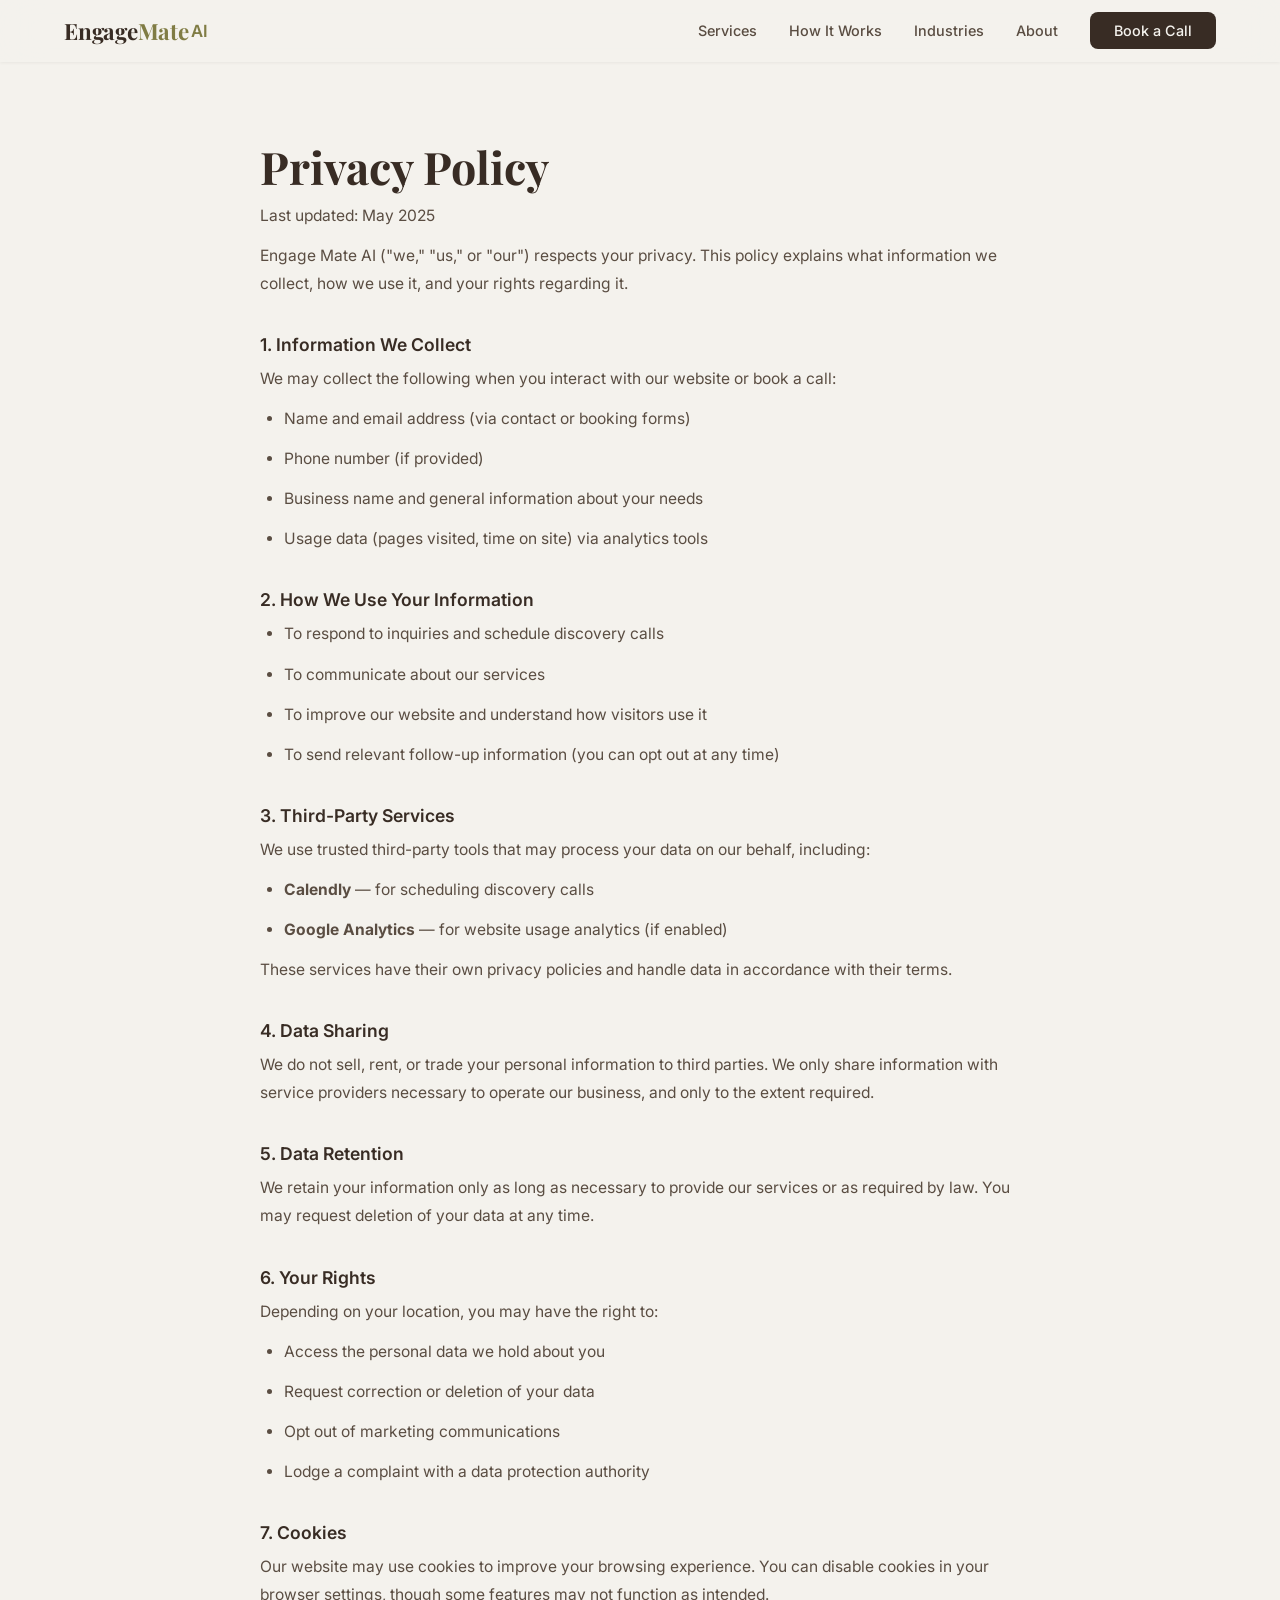
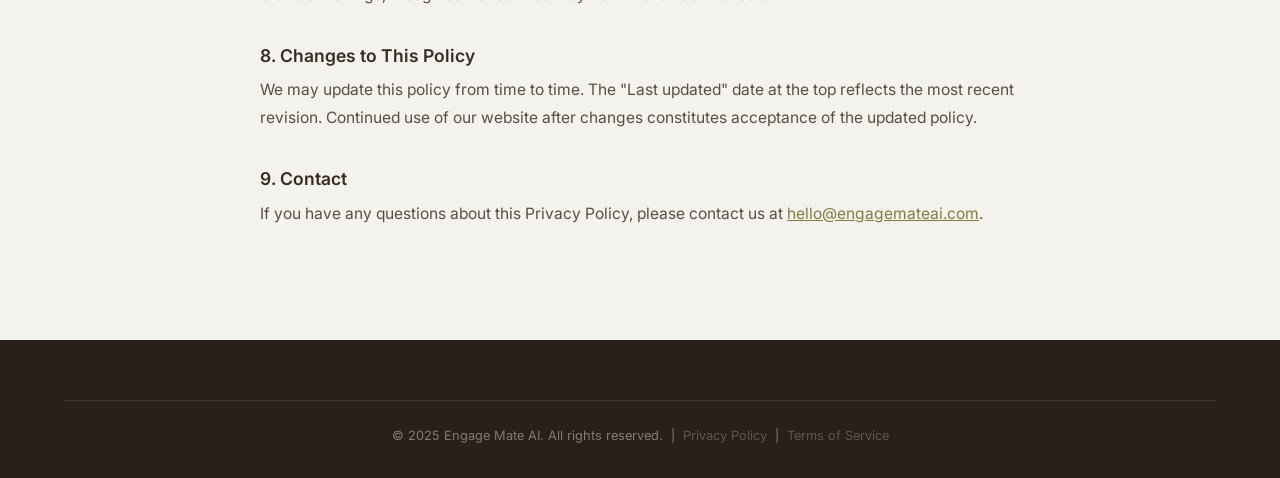
<file: engagemateai-website/privacy.html>
<!DOCTYPE html>
<html lang="en">
<head>
  <meta charset="UTF-8">
  <meta name="viewport" content="width=device-width, initial-scale=1.0">
  <title>Privacy Policy — Engage Mate AI</title>
  <meta name="description" content="Privacy Policy for Engage Mate AI.">
  <link rel="icon" type="image/png" href="Engage Mate Logo.png">
  <link rel="apple-touch-icon" href="Engage Mate Logo.png">
  <link rel="canonical" href="https://engagemateai.com/privacy.html">
  <link rel="stylesheet" href="style.css">
  <link rel="preconnect" href="https://fonts.googleapis.com">
  <link rel="preconnect" href="https://fonts.gstatic.com" crossorigin>
  <link href="https://fonts.googleapis.com/css2?family=Inter:wght@400;500;600;700&family=Playfair+Display:wght@600;700&display=swap" rel="stylesheet">
  <style>
    .legal-page {
      padding: 140px 0 100px;
      background: var(--cream-light);
      min-height: 100vh;
    }
    .legal-content {
      max-width: 760px;
      margin: 0 auto;
    }
    .legal-content h1 {
      font-family: var(--font-heading);
      font-size: clamp(2rem, 4vw, 2.8rem);
      color: var(--brown);
      margin-bottom: 8px;
    }
    .legal-date {
      font-size: 0.85rem;
      color: var(--text-muted);
      margin-bottom: 48px;
    }
    .legal-content h2 {
      font-family: var(--font-body);
      font-size: 1.1rem;
      font-weight: 600;
      color: var(--brown);
      margin: 36px 0 10px;
    }
    .legal-content p, .legal-content li {
      font-size: 0.975rem;
      color: var(--text-light);
      line-height: 1.8;
      margin-bottom: 12px;
    }
    .legal-content ul {
      list-style: disc;
      padding-left: 24px;
      margin-bottom: 12px;
    }
    .legal-content a {
      color: var(--olive);
      text-decoration: underline;
    }
  </style>
</head>
<body>

  <nav class="navbar scrolled" id="navbar">
    <div class="container nav-container">
      <a href="/" class="nav-logo">
        <span class="logo-engage">Engage</span><span class="logo-mate">Mate</span> <span class="logo-ai">AI</span>
      </a>
      <ul class="nav-links">
        <li><a href="/#services">Services</a></li>
        <li><a href="/#how-it-works">How It Works</a></li>
        <li><a href="/#industries">Industries</a></li>
        <li><a href="/#about">About</a></li>
        <li><a href="https://calendly.com/engagemateai/discovery-call" target="_blank" rel="noopener" class="nav-cta">Book a Call</a></li>
      </ul>
    </div>
  </nav>

  <section class="legal-page">
    <div class="container">
      <div class="legal-content">
        <h1>Privacy Policy</h1>
        <p class="legal-date">Last updated: May 2025</p>

        <p>Engage Mate AI ("we," "us," or "our") respects your privacy. This policy explains what information we collect, how we use it, and your rights regarding it.</p>

        <h2>1. Information We Collect</h2>
        <p>We may collect the following when you interact with our website or book a call:</p>
        <ul>
          <li>Name and email address (via contact or booking forms)</li>
          <li>Phone number (if provided)</li>
          <li>Business name and general information about your needs</li>
          <li>Usage data (pages visited, time on site) via analytics tools</li>
        </ul>

        <h2>2. How We Use Your Information</h2>
        <ul>
          <li>To respond to inquiries and schedule discovery calls</li>
          <li>To communicate about our services</li>
          <li>To improve our website and understand how visitors use it</li>
          <li>To send relevant follow-up information (you can opt out at any time)</li>
        </ul>

        <h2>3. Third-Party Services</h2>
        <p>We use trusted third-party tools that may process your data on our behalf, including:</p>
        <ul>
          <li><strong>Calendly</strong> — for scheduling discovery calls</li>
          <li><strong>Google Analytics</strong> — for website usage analytics (if enabled)</li>
        </ul>
        <p>These services have their own privacy policies and handle data in accordance with their terms.</p>

        <h2>4. Data Sharing</h2>
        <p>We do not sell, rent, or trade your personal information to third parties. We only share information with service providers necessary to operate our business, and only to the extent required.</p>

        <h2>5. Data Retention</h2>
        <p>We retain your information only as long as necessary to provide our services or as required by law. You may request deletion of your data at any time.</p>

        <h2>6. Your Rights</h2>
        <p>Depending on your location, you may have the right to:</p>
        <ul>
          <li>Access the personal data we hold about you</li>
          <li>Request correction or deletion of your data</li>
          <li>Opt out of marketing communications</li>
          <li>Lodge a complaint with a data protection authority</li>
        </ul>

        <h2>7. Cookies</h2>
        <p>Our website may use cookies to improve your browsing experience. You can disable cookies in your browser settings, though some features may not function as intended.</p>

        <h2>8. Changes to This Policy</h2>
        <p>We may update this policy from time to time. The "Last updated" date at the top reflects the most recent revision. Continued use of our website after changes constitutes acceptance of the updated policy.</p>

        <h2>9. Contact</h2>
        <p>If you have any questions about this Privacy Policy, please contact us at <a href="mailto:hello@engagemateai.com">hello@engagemateai.com</a>.</p>
      </div>
    </div>
  </section>

  <footer class="footer">
    <div class="container">
      <div class="footer-bottom">
        <p>&copy; 2025 Engage Mate AI. All rights reserved. &nbsp;|&nbsp; <a href="/privacy.html" style="opacity:0.6;">Privacy Policy</a> &nbsp;|&nbsp; <a href="/terms.html" style="opacity:0.6;">Terms of Service</a></p>
      </div>
    </div>
  </footer>

</body>
</html>
</file>
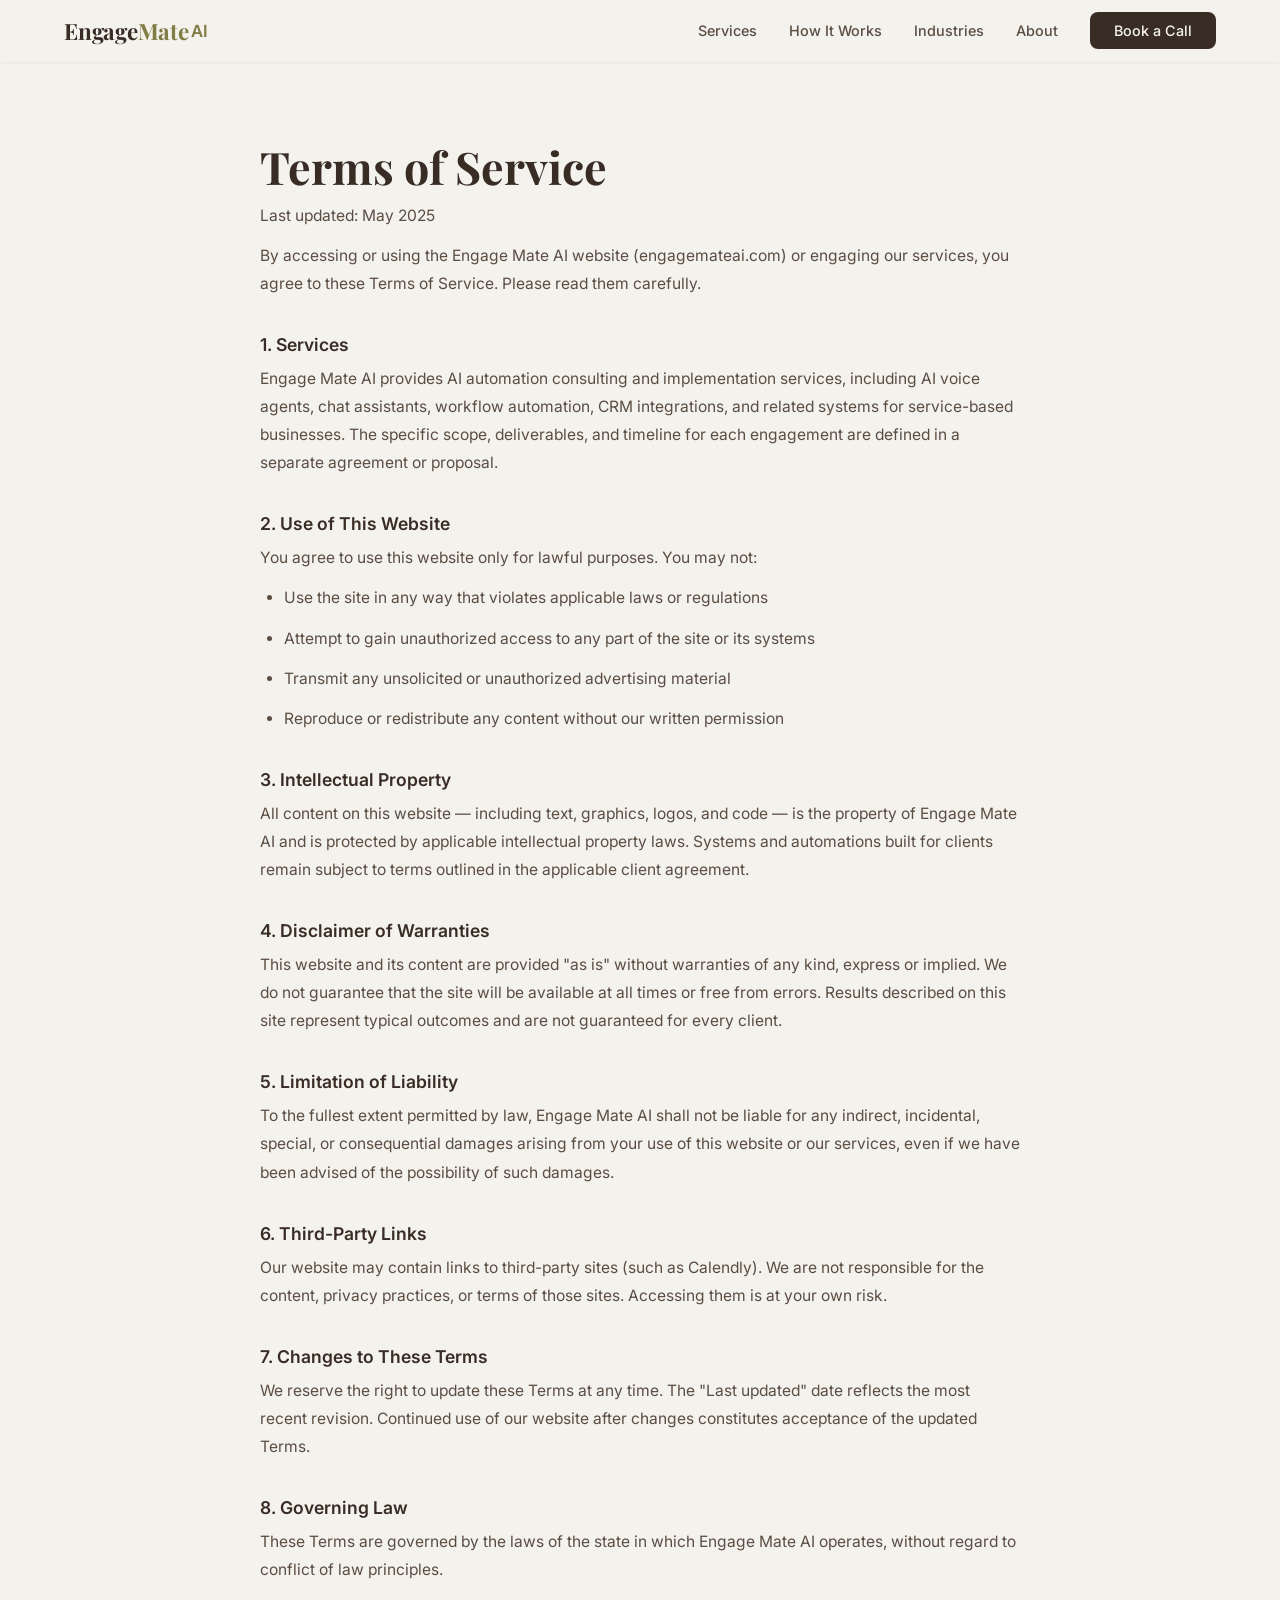
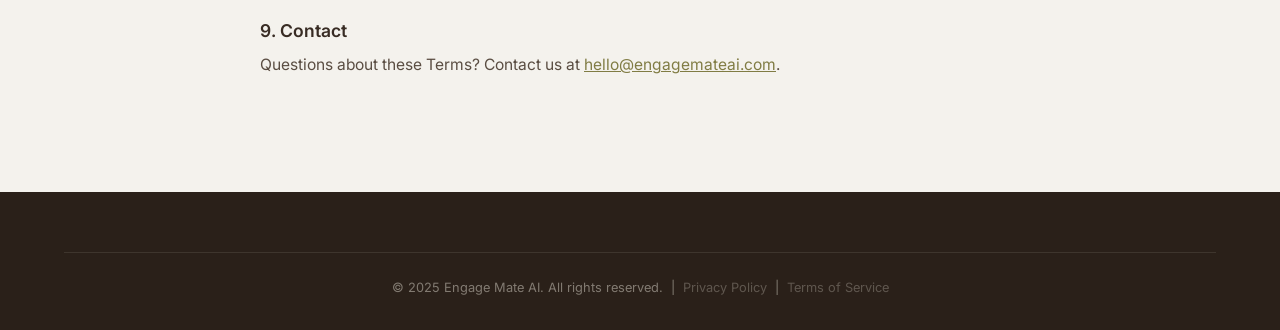
<file: engagemateai-website/terms.html>
<!DOCTYPE html>
<html lang="en">
<head>
  <meta charset="UTF-8">
  <meta name="viewport" content="width=device-width, initial-scale=1.0">
  <title>Terms of Service — Engage Mate AI</title>
  <meta name="description" content="Terms of Service for Engage Mate AI.">
  <link rel="icon" type="image/png" href="Engage Mate Logo.png">
  <link rel="apple-touch-icon" href="Engage Mate Logo.png">
  <link rel="canonical" href="https://engagemateai.com/terms.html">
  <link rel="stylesheet" href="style.css">
  <link rel="preconnect" href="https://fonts.googleapis.com">
  <link rel="preconnect" href="https://fonts.gstatic.com" crossorigin>
  <link href="https://fonts.googleapis.com/css2?family=Inter:wght@400;500;600;700&family=Playfair+Display:wght@600;700&display=swap" rel="stylesheet">
  <style>
    .legal-page {
      padding: 140px 0 100px;
      background: var(--cream-light);
      min-height: 100vh;
    }
    .legal-content {
      max-width: 760px;
      margin: 0 auto;
    }
    .legal-content h1 {
      font-family: var(--font-heading);
      font-size: clamp(2rem, 4vw, 2.8rem);
      color: var(--brown);
      margin-bottom: 8px;
    }
    .legal-date {
      font-size: 0.85rem;
      color: var(--text-muted);
      margin-bottom: 48px;
    }
    .legal-content h2 {
      font-family: var(--font-body);
      font-size: 1.1rem;
      font-weight: 600;
      color: var(--brown);
      margin: 36px 0 10px;
    }
    .legal-content p, .legal-content li {
      font-size: 0.975rem;
      color: var(--text-light);
      line-height: 1.8;
      margin-bottom: 12px;
    }
    .legal-content ul {
      list-style: disc;
      padding-left: 24px;
      margin-bottom: 12px;
    }
    .legal-content a {
      color: var(--olive);
      text-decoration: underline;
    }
  </style>
</head>
<body>

  <nav class="navbar scrolled" id="navbar">
    <div class="container nav-container">
      <a href="/" class="nav-logo">
        <span class="logo-engage">Engage</span><span class="logo-mate">Mate</span> <span class="logo-ai">AI</span>
      </a>
      <ul class="nav-links">
        <li><a href="/#services">Services</a></li>
        <li><a href="/#how-it-works">How It Works</a></li>
        <li><a href="/#industries">Industries</a></li>
        <li><a href="/#about">About</a></li>
        <li><a href="https://calendly.com/engagemateai/discovery-call" target="_blank" rel="noopener" class="nav-cta">Book a Call</a></li>
      </ul>
    </div>
  </nav>

  <section class="legal-page">
    <div class="container">
      <div class="legal-content">
        <h1>Terms of Service</h1>
        <p class="legal-date">Last updated: May 2025</p>

        <p>By accessing or using the Engage Mate AI website (engagemateai.com) or engaging our services, you agree to these Terms of Service. Please read them carefully.</p>

        <h2>1. Services</h2>
        <p>Engage Mate AI provides AI automation consulting and implementation services, including AI voice agents, chat assistants, workflow automation, CRM integrations, and related systems for service-based businesses. The specific scope, deliverables, and timeline for each engagement are defined in a separate agreement or proposal.</p>

        <h2>2. Use of This Website</h2>
        <p>You agree to use this website only for lawful purposes. You may not:</p>
        <ul>
          <li>Use the site in any way that violates applicable laws or regulations</li>
          <li>Attempt to gain unauthorized access to any part of the site or its systems</li>
          <li>Transmit any unsolicited or unauthorized advertising material</li>
          <li>Reproduce or redistribute any content without our written permission</li>
        </ul>

        <h2>3. Intellectual Property</h2>
        <p>All content on this website — including text, graphics, logos, and code — is the property of Engage Mate AI and is protected by applicable intellectual property laws. Systems and automations built for clients remain subject to terms outlined in the applicable client agreement.</p>

        <h2>4. Disclaimer of Warranties</h2>
        <p>This website and its content are provided "as is" without warranties of any kind, express or implied. We do not guarantee that the site will be available at all times or free from errors. Results described on this site represent typical outcomes and are not guaranteed for every client.</p>

        <h2>5. Limitation of Liability</h2>
        <p>To the fullest extent permitted by law, Engage Mate AI shall not be liable for any indirect, incidental, special, or consequential damages arising from your use of this website or our services, even if we have been advised of the possibility of such damages.</p>

        <h2>6. Third-Party Links</h2>
        <p>Our website may contain links to third-party sites (such as Calendly). We are not responsible for the content, privacy practices, or terms of those sites. Accessing them is at your own risk.</p>

        <h2>7. Changes to These Terms</h2>
        <p>We reserve the right to update these Terms at any time. The "Last updated" date reflects the most recent revision. Continued use of our website after changes constitutes acceptance of the updated Terms.</p>

        <h2>8. Governing Law</h2>
        <p>These Terms are governed by the laws of the state in which Engage Mate AI operates, without regard to conflict of law principles.</p>

        <h2>9. Contact</h2>
        <p>Questions about these Terms? Contact us at <a href="mailto:hello@engagemateai.com">hello@engagemateai.com</a>.</p>
      </div>
    </div>
  </section>

  <footer class="footer">
    <div class="container">
      <div class="footer-bottom">
        <p>&copy; 2025 Engage Mate AI. All rights reserved. &nbsp;|&nbsp; <a href="/privacy.html" style="opacity:0.6;">Privacy Policy</a> &nbsp;|&nbsp; <a href="/terms.html" style="opacity:0.6;">Terms of Service</a></p>
      </div>
    </div>
  </footer>

</body>
</html>
</file>
<file: style.css>
/* ============================================
   ENGAGE MATE AI — Main Stylesheet
   Brand: #382c24 (dark brown), #807c44 (olive), #e8e4dc (cream)
   ============================================ */

/* ---------- RESET & BASE ---------- */
*, *::before, *::after {
  margin: 0;
  padding: 0;
  box-sizing: border-box;
}

:root {
  --brown: #382c24;
  --brown-light: #4a3d33;
  --brown-dark: #2a2019;
  --olive: #807c44;
  --olive-light: #9a965c;
  --olive-dark: #656234;
  --cream: #e8e4dc;
  --cream-light: #f4f2ed;
  --cream-dark: #d9d4c9;
  --white: #ffffff;
  --text: #382c24;
  --text-light: #5a4d42;
  --text-muted: #7a6e62;
  --font-body: 'Inter', -apple-system, BlinkMacSystemFont, 'Segoe UI', sans-serif;
  --font-heading: 'Playfair Display', Georgia, serif;
  --shadow-sm: 0 1px 3px rgba(56, 44, 36, 0.06);
  --shadow-md: 0 4px 16px rgba(56, 44, 36, 0.08);
  --shadow-lg: 0 8px 32px rgba(56, 44, 36, 0.1);
  --shadow-xl: 0 16px 48px rgba(56, 44, 36, 0.12);
  --radius: 12px;
  --radius-lg: 20px;
  --transition: 0.3s cubic-bezier(0.4, 0, 0.2, 1);
}

html {
  /* CSS scroll-behavior removed (F-08) — script.js handles smooth scroll with nav-height offset. */
  font-size: 16px;
}

body {
  font-family: var(--font-body);
  color: var(--text);
  background: var(--cream-light);
  line-height: 1.7;
  -webkit-font-smoothing: antialiased;
  -moz-osx-font-smoothing: grayscale;
  overflow-x: hidden;
}

img {
  max-width: 100%;
  display: block;
}

a {
  color: inherit;
  text-decoration: none;
}

ul {
  list-style: none;
}

h1, h2, h3, h4 {
  line-height: 1.2;
}

.container {
  max-width: 1200px;
  margin: 0 auto;
  padding: 0 24px;
}

/* ---------- ANIMATIONS ---------- */
/* Default: content is visible. No JS / slow networks / crawlers / reduced-motion users still see the page. */
.fade-up {
  transition: opacity 0.7s cubic-bezier(0.4, 0, 0.2, 1),
              transform 0.7s cubic-bezier(0.4, 0, 0.2, 1);
}

/* Only hide-then-reveal for users who haven't asked for reduced motion AND when JS is present (the script
   adds .js to <html> on load, so non-JS environments never see the hidden state). */
html.js .fade-up:not(.visible) {
  opacity: 0;
  transform: translateY(30px);
}

@media (prefers-reduced-motion: reduce) {
  html.js .fade-up:not(.visible) {
    opacity: 1;
    transform: none;
    transition: none;
  }
  .fade-up { transition: none; }
}

.fade-up.visible {
  opacity: 1;
  transform: translateY(0);
}

.delay-1 { transition-delay: 0.15s; }
.delay-2 { transition-delay: 0.3s; }
.delay-3 { transition-delay: 0.45s; }

/* ---------- NAVIGATION ---------- */
.navbar {
  position: fixed;
  top: 0;
  left: 0;
  right: 0;
  z-index: 1000;
  padding: 16px 0;
  transition: all var(--transition);
  background: transparent;
}

.navbar.scrolled {
  background: rgba(244, 242, 237, 0.92);
  backdrop-filter: blur(20px);
  -webkit-backdrop-filter: blur(20px);
  padding: 12px 0;
  box-shadow: var(--shadow-sm);
}

.nav-container {
  display: flex;
  align-items: center;
  justify-content: space-between;
}

.nav-logo {
  font-family: var(--font-heading);
  font-size: 1.4rem;
  font-weight: 700;
  letter-spacing: -0.01em;
  display: flex;
  align-items: center;
}


.logo-engage {
  color: var(--brown);
}

.logo-mate {
  color: var(--olive);
}

.logo-ai {
  color: var(--olive);
  font-family: var(--font-body);
  font-weight: 600;
  font-size: 0.75em;
  vertical-align: super;
  margin-left: 2px;
}

.nav-links {
  display: flex;
  align-items: center;
  gap: 32px;
}

.nav-links a {
  font-size: 0.9rem;
  font-weight: 500;
  color: var(--text-light);
  transition: color var(--transition);
  position: relative;
}

.nav-links a:not(.nav-cta)::after {
  content: '';
  position: absolute;
  bottom: -4px;
  left: 0;
  width: 0;
  height: 2px;
  background: var(--olive);
  transition: width var(--transition);
}

.nav-links a:not(.nav-cta):hover,
.nav-links a:not(.nav-cta).active {
  color: var(--brown);
}

.nav-links a:not(.nav-cta):hover::after,
.nav-links a:not(.nav-cta).active::after {
  width: 100%;
}

.nav-cta {
  background: var(--brown);
  color: var(--cream-light) !important;
  padding: 10px 24px;
  border-radius: 8px;
  font-weight: 600;
  transition: all var(--transition);
}

.nav-cta:hover {
  background: var(--brown-light);
  transform: translateY(-1px);
  box-shadow: var(--shadow-md);
}

.nav-toggle {
  display: none;
  flex-direction: column;
  gap: 5px;
  background: none;
  border: none;
  cursor: pointer;
  padding: 4px;
}

.nav-toggle span {
  display: block;
  width: 24px;
  height: 2px;
  background: var(--brown);
  transition: all var(--transition);
  border-radius: 2px;
}

.nav-toggle.active span:nth-child(1) {
  transform: rotate(45deg) translate(5px, 5px);
}

.nav-toggle.active span:nth-child(2) {
  opacity: 0;
}

.nav-toggle.active span:nth-child(3) {
  transform: rotate(-45deg) translate(5px, -5px);
}

/* ---------- BUTTONS ---------- */
.btn {
  display: inline-flex;
  align-items: center;
  justify-content: center;
  font-family: var(--font-body);
  font-weight: 600;
  font-size: 0.95rem;
  padding: 14px 32px;
  border-radius: 8px;
  transition: all var(--transition);
  cursor: pointer;
  border: none;
  white-space: nowrap;
}

.btn-primary {
  background: var(--brown);
  color: var(--cream-light);
  box-shadow: 0 2px 8px rgba(56, 44, 36, 0.2);
}

.btn-primary:hover {
  background: var(--brown-light);
  transform: translateY(-2px);
  box-shadow: 0 6px 20px rgba(56, 44, 36, 0.25);
}

.btn-secondary {
  background: transparent;
  color: var(--brown);
  border: 1.5px solid var(--brown);
}

.btn-secondary:hover {
  background: var(--brown);
  color: var(--cream-light);
  transform: translateY(-2px);
}

.btn-large {
  padding: 18px 40px;
  font-size: 1.05rem;
  border-radius: 10px;
}

/* ---------- SECTION HEADERS ---------- */
.section-header {
  text-align: center;
  max-width: 680px;
  margin: 0 auto 56px;
}

.section-tag {
  font-size: 0.8rem;
  font-weight: 600;
  text-transform: uppercase;
  letter-spacing: 0.12em;
  color: var(--olive);
  margin-bottom: 12px;
}

.section-title {
  font-family: var(--font-heading);
  font-size: clamp(1.8rem, 3.5vw, 2.6rem);
  font-weight: 700;
  color: var(--brown);
  margin-bottom: 16px;
}

.section-sub {
  font-size: 1.05rem;
  color: var(--text-muted);
  line-height: 1.7;
}

/* ---------- HERO ---------- */
.hero {
  position: relative;
  min-height: 100vh;
  display: flex;
  align-items: center;
  background: linear-gradient(160deg, var(--cream-light) 0%, var(--cream) 50%, var(--cream-dark) 100%);
  padding-top: 80px;
  overflow: hidden;
}

.hero::before {
  content: '';
  position: absolute;
  top: -50%;
  right: -20%;
  width: 80%;
  height: 150%;
  background: radial-gradient(ellipse, rgba(128, 124, 68, 0.06) 0%, transparent 70%);
  pointer-events: none;
}

/* Grain filter removed — see audit F-09 (paint cost + compatibility). */

.hero-container {
  display: grid;
  grid-template-columns: 1fr 1fr;
  gap: 60px;
  align-items: center;
}

.hero-tag {
  font-size: 0.8rem;
  font-weight: 600;
  text-transform: uppercase;
  letter-spacing: 0.12em;
  color: var(--olive);
  margin-bottom: 20px;
}

.hero-headline {
  font-family: var(--font-heading);
  font-size: clamp(2.6rem, 5vw, 4rem);
  font-weight: 700;
  color: var(--brown);
  margin-bottom: 24px;
  line-height: 1.05;
}

.headline-accent {
  color: var(--olive);
}

.hero-sub {
  font-size: 1.1rem;
  color: var(--text-light);
  line-height: 1.8;
  margin-bottom: 36px;
  max-width: 520px;
}

.hero-ctas {
  display: flex;
  gap: 16px;
  flex-wrap: wrap;
}

.hero-gradient-bottom {
  position: absolute;
  bottom: 0;
  left: 0;
  right: 0;
  height: 120px;
  background: linear-gradient(to bottom, transparent, var(--cream-light));
  pointer-events: none;
}

/* Hero Visual / Graphic */
.hero-visual {
  display: flex;
  align-items: center;
  justify-content: center;
}

.hero-graphic {
  position: relative;
  width: 340px;
  height: 340px;
  display: flex;
  align-items: center;
  justify-content: center;
  overflow: visible;
}

.hero-graphic::before {
  content: '';
  position: absolute;
  width: 280px;
  height: 280px;
  background: radial-gradient(ellipse, rgba(128, 124, 68, 0.18) 0%, transparent 70%);
  border-radius: 50%;
  pointer-events: none;
  z-index: 0;
}

.hero-icon-center {
  width: 160px;
  height: 160px;
  background: none;
  border: none;
  box-shadow: none;
  display: flex;
  align-items: center;
  justify-content: center;
  z-index: 2;
}

.hero-icon-center img {
  width: 160px;
  height: 160px;
  object-fit: contain;
}

.pulse-ring {
  position: absolute;
  width: 200px;
  height: 200px;
  border: 1.5px solid rgba(128, 124, 68, 0.2);
  border-radius: 50%;
  animation: pulse 3s ease-in-out infinite;
}

.pulse-ring.delay-ring {
  width: 300px;
  height: 300px;
  animation-delay: 1s;
}

@keyframes pulse {
  0%, 100% { opacity: 0.3; transform: scale(0.95); }
  50% { opacity: 0.8; transform: scale(1.05); }
}

.orbit-dot {
  position: absolute;
  width: 12px;
  height: 12px;
  background: var(--olive);
  border-radius: 50%;
  animation: orbit 8s linear infinite;
}

.orbit-dot.dot-1 {
  animation-delay: 0s;
  --orbit-radius: 130px;
}

.orbit-dot.dot-2 {
  animation-delay: -2.67s;
  --orbit-radius: 130px;
  background: var(--brown);
}

.orbit-dot.dot-3 {
  animation-delay: -5.33s;
  --orbit-radius: 130px;
  background: var(--olive-light);
}

@keyframes orbit {
  0% { transform: rotate(0deg) translateX(var(--orbit-radius)) rotate(0deg); }
  100% { transform: rotate(360deg) translateX(var(--orbit-radius)) rotate(-360deg); }
}

/* ---------- PROBLEMS ---------- */
.problems {
  padding: 100px 0;
  background: var(--cream-light);
}

.problems-grid {
  display: grid;
  grid-template-columns: repeat(3, 1fr);
  gap: 24px;
  margin-bottom: 48px;
}

.problem-card {
  background: var(--white);
  border-radius: var(--radius);
  padding: 32px 28px;
  border: 1px solid rgba(56, 44, 36, 0.06);
  transition: all var(--transition);
}

.problem-card:hover {
  transform: translateY(-4px);
  box-shadow: var(--shadow-lg);
  border-color: rgba(128, 124, 68, 0.15);
}

.problem-icon {
  width: 52px;
  height: 52px;
  background: var(--cream);
  border-radius: 12px;
  display: flex;
  align-items: center;
  justify-content: center;
  margin-bottom: 20px;
  color: var(--brown);
}

.problem-card h3 {
  font-family: var(--font-body);
  font-size: 1.05rem;
  font-weight: 600;
  color: var(--brown);
  margin-bottom: 10px;
}

.problem-card p {
  font-size: 0.9rem;
  color: var(--text-muted);
  line-height: 1.65;
}

.problems-transition {
  text-align: center;
  max-width: 640px;
  margin: 0 auto;
  padding: 36px 40px;
  background: var(--brown);
  color: var(--cream);
  border-radius: var(--radius-lg);
  font-size: 1.05rem;
  line-height: 1.75;
  box-shadow: var(--shadow-xl);
}

.problems-sources {
  max-width: 720px;
  margin: 32px auto 0;
  text-align: center;
  font-size: 0.78rem;
  color: var(--text-muted);
  line-height: 1.6;
  scroll-margin-top: 100px;
}
.problems-sources strong {
  color: var(--text-light);
  font-weight: 600;
}
.problems-sources sup {
  color: var(--olive);
  font-weight: 600;
  margin-right: 2px;
}
.problem-card sup a {
  color: var(--olive);
  text-decoration: none;
  font-weight: 600;
}
.problem-card sup a:hover {
  text-decoration: underline;
}

/* ---------- SERVICES ---------- */
.services {
  padding: 100px 0;
  background: var(--white);
}

.services-grid {
  display: grid;
  grid-template-columns: repeat(3, 1fr);
  gap: 24px;
}

.service-card {
  background: var(--cream-light);
  border-radius: var(--radius);
  padding: 36px 28px;
  border: 1px solid transparent;
  transition: all var(--transition);
}

.service-card:hover {
  background: var(--white);
  border-color: rgba(128, 124, 68, 0.2);
  transform: translateY(-4px);
  box-shadow: var(--shadow-lg);
}

.service-icon {
  width: 56px;
  height: 56px;
  background: var(--brown);
  color: var(--cream);
  border-radius: 14px;
  display: flex;
  align-items: center;
  justify-content: center;
  margin-bottom: 22px;
  transition: all var(--transition);
}

.service-card:hover .service-icon {
  background: var(--olive);
  transform: scale(1.05);
}

.service-card h3 {
  font-family: var(--font-body);
  font-size: 1.1rem;
  font-weight: 600;
  color: var(--brown);
  margin-bottom: 12px;
}

.service-card p {
  font-size: 0.9rem;
  color: var(--text-muted);
  line-height: 1.7;
}

/* ---------- HOW IT WORKS ---------- */
.how-it-works {
  padding: 100px 0;
  background: var(--cream-light);
}

.steps {
  max-width: 720px;
  margin: 0 auto;
  display: flex;
  flex-direction: column;
  gap: 32px;
}

.step {
  display: flex;
  gap: 32px;
  align-items: flex-start;
  background: var(--white);
  border-radius: var(--radius-lg);
  padding: 40px 36px;
  border: 1px solid rgba(56, 44, 36, 0.06);
  transition: all var(--transition);
}

.step:hover {
  box-shadow: var(--shadow-lg);
  transform: translateX(8px);
}

.step-number {
  font-family: var(--font-heading);
  font-size: 2.4rem;
  font-weight: 700;
  color: var(--olive);
  opacity: 0.4;
  flex-shrink: 0;
  line-height: 1;
  min-width: 50px;
}

.step:hover .step-number {
  opacity: 1;
}

.step-content h3 {
  font-family: var(--font-body);
  font-size: 1.15rem;
  font-weight: 600;
  color: var(--brown);
  margin-bottom: 8px;
}

.step-content p {
  font-size: 0.95rem;
  color: var(--text-muted);
  line-height: 1.7;
}

/* ---------- INDUSTRIES ---------- */
.industries {
  padding: 100px 0;
  background: var(--white);
}

.industries-grid {
  display: grid;
  grid-template-columns: repeat(4, 1fr);
  gap: 24px;
}

.industry-card {
  background: var(--cream-light);
  border-radius: var(--radius);
  padding: 36px 24px;
  text-align: center;
  border: 1px solid transparent;
  transition: all var(--transition);
}

.industry-card:hover {
  background: var(--white);
  border-color: rgba(128, 124, 68, 0.2);
  transform: translateY(-4px);
  box-shadow: var(--shadow-lg);
}

.industry-icon {
  width: 64px;
  height: 64px;
  background: var(--brown);
  color: var(--cream);
  border-radius: 16px;
  display: flex;
  align-items: center;
  justify-content: center;
  margin: 0 auto 20px;
  transition: all var(--transition);
}

.industry-card:hover .industry-icon {
  background: var(--olive);
  transform: scale(1.05);
}

.industry-card h3 {
  font-family: var(--font-body);
  font-size: 1.05rem;
  font-weight: 600;
  color: var(--brown);
  margin-bottom: 12px;
}

.industry-card p {
  font-size: 0.85rem;
  color: var(--text-muted);
  line-height: 1.65;
}

/* ---------- RESULTS ---------- */
.results {
  padding: 100px 0;
  background: var(--brown);
  color: var(--cream);
}

.results .section-tag {
  color: var(--olive-light);
}

.results .section-title {
  color: var(--cream);
}

.results-grid {
  display: grid;
  grid-template-columns: repeat(3, 1fr);
  gap: 24px;
}

.result-card {
  background: rgba(255, 255, 255, 0.05);
  border: 1px solid rgba(232, 228, 220, 0.1);
  border-radius: var(--radius);
  padding: 36px 28px;
  transition: all var(--transition);
}

.result-card:hover {
  background: rgba(255, 255, 255, 0.08);
  border-color: rgba(128, 124, 68, 0.3);
  transform: translateY(-4px);
}

.result-metric {
  font-family: var(--font-heading);
  font-size: 2.4rem;
  font-weight: 700;
  color: var(--olive-light);
  margin-bottom: 4px;
  line-height: 1.1;
}

.result-label {
  font-size: 0.85rem;
  font-weight: 600;
  text-transform: uppercase;
  letter-spacing: 0.08em;
  color: var(--cream);
  margin-bottom: 12px;
  opacity: 0.8;
}

.result-card p {
  font-size: 0.88rem;
  color: var(--cream-dark);
  line-height: 1.65;
  opacity: 0.7;
}

/* ---------- ABOUT ---------- */
.about {
  padding: 100px 0;
  background: var(--cream-light);
}

.about-content {
  max-width: 720px;
  margin: 0 auto;
}

.about-text .section-tag {
  text-align: left;
}

.about-text .section-title {
  text-align: left;
  margin-bottom: 24px;
}

.about-text p {
  font-size: 1rem;
  color: var(--text-light);
  line-height: 1.8;
  margin-bottom: 16px;
}

.about-values {
  margin-top: 32px;
  display: flex;
  flex-direction: column;
  gap: 14px;
}

.about-value {
  display: flex;
  align-items: center;
  gap: 12px;
  font-size: 0.95rem;
  font-weight: 500;
  color: var(--brown);
}

.value-icon {
  width: 28px;
  height: 28px;
  background: var(--olive);
  color: var(--white);
  border-radius: 50%;
  display: flex;
  align-items: center;
  justify-content: center;
  flex-shrink: 0;
}

.value-icon svg {
  width: 14px;
  height: 14px;
}

/* ---------- FINAL CTA ---------- */
.final-cta {
  padding: 100px 0;
  background: linear-gradient(160deg, var(--cream) 0%, var(--cream-dark) 100%);
  text-align: center;
}

.cta-content {
  max-width: 600px;
  margin: 0 auto;
}

.cta-content h2 {
  font-family: var(--font-heading);
  font-size: clamp(2rem, 4vw, 2.8rem);
  font-weight: 700;
  color: var(--brown);
  margin-bottom: 20px;
}

.cta-content > p:first-of-type {
  font-size: 1.05rem;
  color: var(--text-light);
  margin-bottom: 36px;
  line-height: 1.7;
}

.cta-note {
  margin-top: 16px;
  font-size: 0.85rem;
  color: var(--text-muted);
}

/* ---------- FOOTER ---------- */
.footer {
  background: var(--brown-dark);
  color: var(--cream-dark);
  padding: 60px 0 32px;
}

.footer-grid {
  display: grid;
  grid-template-columns: 2fr 1fr 1fr;
  gap: 48px;
  margin-bottom: 48px;
}

.footer-brand .nav-logo {
  display: inline-block;
  margin-bottom: 16px;
}

.footer-brand .logo-engage {
  color: var(--cream);
}

.footer-brand .logo-mate {
  color: var(--olive-light);
}

.footer-brand .logo-ai {
  color: var(--olive-light);
}

.footer-brand p {
  font-size: 0.9rem;
  line-height: 1.7;
  opacity: 0.7;
  max-width: 320px;
}

.footer-links h4,
.footer-contact h4 {
  font-family: var(--font-body);
  font-size: 0.85rem;
  font-weight: 600;
  text-transform: uppercase;
  letter-spacing: 0.1em;
  color: var(--cream);
  margin-bottom: 16px;
}

.footer-links ul,
.footer-contact ul {
  display: flex;
  flex-direction: column;
  gap: 10px;
}

.footer-links a,
.footer-contact a {
  font-size: 0.9rem;
  opacity: 0.65;
  transition: all var(--transition);
}

.footer-links a:hover,
.footer-contact a:hover {
  opacity: 1;
  color: var(--olive-light);
}

.footer-bottom {
  border-top: 1px solid rgba(232, 228, 220, 0.1);
  padding-top: 24px;
  text-align: center;
}

.footer-bottom p {
  font-size: 0.8rem;
  opacity: 0.5;
}

/* ============================================
   RESPONSIVE
   ============================================ */

@media (max-width: 1024px) {
  .hero-container {
    grid-template-columns: 1fr;
    text-align: center;
    gap: 40px;
  }

  .hero-sub {
    max-width: 100%;
  }

  .hero-ctas {
    justify-content: center;
  }

  .hero-graphic {
    width: 280px;
    height: 280px;
  }

  .problems-grid {
    grid-template-columns: repeat(2, 1fr);
  }

  .services-grid {
    grid-template-columns: repeat(2, 1fr);
  }

  .industries-grid {
    grid-template-columns: repeat(2, 1fr);
  }

  .results-grid {
    grid-template-columns: repeat(2, 1fr);
  }

  .footer-grid {
    grid-template-columns: 1fr 1fr;
    gap: 32px;
  }

  .footer-brand {
    grid-column: span 2;
  }
}

@media (max-width: 768px) {
  .nav-toggle {
    display: flex;
  }

  .nav-links {
    position: fixed;
    top: 0;
    right: -100%;
    width: 280px;
    height: 100vh;
    background: var(--cream-light);
    flex-direction: column;
    padding: 80px 32px 32px;
    gap: 24px;
    box-shadow: var(--shadow-xl);
    transition: right var(--transition);
  }

  .nav-links.active {
    right: 0;
  }

  .nav-links a {
    font-size: 1rem;
  }

  .nav-cta {
    text-align: center;
    width: 100%;
  }

  .hero {
    min-height: auto;
    padding: 120px 0 80px;
  }

  .hero-headline {
    font-size: clamp(1.8rem, 6vw, 2.4rem);
  }

  .hero-visual {
    display: none;
  }

  .problems-grid {
    grid-template-columns: 1fr;
  }

  .services-grid {
    grid-template-columns: 1fr;
  }

  .industries-grid {
    grid-template-columns: 1fr;
  }

  .results-grid {
    grid-template-columns: 1fr;
  }

  .step {
    flex-direction: column;
    gap: 16px;
    padding: 28px 24px;
  }

  .step:hover {
    transform: translateY(-4px);
  }

  .footer-grid {
    grid-template-columns: 1fr;
    gap: 32px;
  }

  .footer-brand {
    grid-column: span 1;
  }

  .hero-ctas {
    flex-direction: column;
    align-items: center;
  }

  .hero-ctas .btn {
    width: 100%;
    max-width: 300px;
  }

  .problems-transition {
    padding: 28px 24px;
    font-size: 0.95rem;
  }
}

@media (max-width: 480px) {
  .container {
    padding: 0 16px;
  }

  .section-header {
    margin-bottom: 40px;
  }

  .problems,
  .services,
  .how-it-works,
  .industries,
  .results,
  .about,
  .final-cta {
    padding: 72px 0;
  }

  .result-metric {
    font-size: 2rem;
  }

  .problem-card,
  .service-card,
  .industry-card {
    padding: 24px 20px;
  }
}

/* ---------- HERO FLOATING CARDS ---------- */
@keyframes cardEnter {
  from { opacity: 0; transform: translateY(14px); }
  to   { opacity: 1; transform: translateY(0); }
}

@keyframes cardFloat {
  0%, 100% { transform: translateY(0px); }
  50%       { transform: translateY(-7px); }
}

.hero-card {
  position: absolute;
  display: flex;
  align-items: center;
  gap: 10px;
  background: var(--white);
  border: 1px solid rgba(56, 44, 36, 0.08);
  border-radius: 12px;
  padding: 10px 14px;
  box-shadow: 0 8px 24px rgba(56, 44, 36, 0.1);
  white-space: nowrap;
  animation: cardEnter 0.6s cubic-bezier(0.4, 0, 0.2, 1) both,
             cardFloat 4s ease-in-out infinite;
  z-index: 10;
}

.hero-card.card-1 { top: -24px;  right: -100px; animation-delay: 0.8s,  1.4s; }
.hero-card.card-2 { bottom: 20px; left: -110px; animation-delay: 1.1s, 1.7s; }
.hero-card.card-3 { top: 60px;   left: -120px; animation-delay: 1.4s, 2.0s; }

.card-dot {
  width: 8px;
  height: 8px;
  border-radius: 50%;
  background: var(--olive);
  flex-shrink: 0;
  box-shadow: 0 0 0 3px rgba(128, 124, 68, 0.15);
}

.card-text {
  display: flex;
  flex-direction: column;
  gap: 1px;
}

.card-text strong {
  font-size: 0.78rem;
  font-weight: 600;
  color: var(--brown);
  line-height: 1.2;
}

.card-text span {
  font-size: 0.7rem;
  color: var(--text-muted);
  line-height: 1.2;
}

.card-check {
  font-size: 0.75rem;
  font-weight: 700;
  color: var(--olive);
  margin-left: 4px;
}

/* ============================================
   FIXES — added per audit Apr-May 2026
   ============================================ */

/* ---------- SKIP LINK (F-15) ---------- */
.skip-link {
  position: absolute;
  left: -9999px;
  top: 0;
  z-index: 2000;
  background: var(--brown);
  color: var(--cream-light);
  padding: 12px 22px;
  font-size: 0.92rem;
  font-weight: 600;
  border-radius: 0 0 8px 0;
  text-decoration: none;
}
.skip-link:focus {
  left: 0;
  outline: 3px solid var(--olive);
  outline-offset: 2px;
}

/* ---------- FOCUS STYLES (F-15 — option C: thicker olive, tighter) ---------- */
:focus { outline: none; }
:focus-visible {
  outline: 3px solid var(--olive);
  outline-offset: 2px;
  border-radius: 4px;
}
.btn-primary:focus-visible,
.nav-cta:focus-visible {
  outline-color: var(--olive-light);
  outline-offset: 3px;
}

/* ---------- WORDMARK (F-10 — SVG replaces span lockup) ---------- */
.nav-logo .wordmark {
  display: block;
  height: auto;
  max-height: 30px;
  width: auto;
}
.navbar.scrolled .wordmark { max-height: 26px; }
.footer-brand .wordmark { max-height: 30px; }

/* ---------- HERO ADJUSTMENT ---------- */
.hero-icon-center {
  background: none;
  box-shadow: none;
  border-radius: 0;
  overflow: visible;
}
.hero-icon-center img {
  width: 160px;
  height: 160px;
  border-radius: 0;
  object-fit: contain;
}
.hero-graphic {
  margin: 0 auto;
}

/* ---------- CALLER TYPES SECTION (replaces Industries; reuses card pattern) ---------- */
.callers {
  padding: 100px 0;
  background: var(--white);
}
.callers-grid {
  display: grid;
  grid-template-columns: repeat(4, 1fr);
  gap: 24px;
  margin-bottom: 32px;
}
.callers-grid.callers-grid-2 {
  grid-template-columns: repeat(2, 1fr);
  max-width: 820px;
  margin-left: auto;
  margin-right: auto;
  gap: 32px;
}
.callers-grid-2 .caller-card {
  padding: 44px 32px;
}
.callers-grid-2 .caller-icon {
  width: 72px;
  height: 72px;
}
.caller-card {
  background: var(--cream-light);
  border-radius: var(--radius);
  padding: 36px 24px;
  text-align: center;
  border: 1px solid transparent;
  transition: all var(--transition);
}
.caller-card:hover {
  background: var(--white);
  border-color: rgba(128, 124, 68, 0.2);
  transform: translateY(-4px);
  box-shadow: var(--shadow-lg);
}
.caller-icon {
  width: 64px;
  height: 64px;
  background: var(--brown);
  color: var(--cream);
  border-radius: 16px;
  display: flex;
  align-items: center;
  justify-content: center;
  margin: 0 auto 20px;
  transition: all var(--transition);
}
.caller-card:hover .caller-icon {
  background: var(--olive);
  transform: scale(1.05);
}
.caller-card h3 {
  font-family: var(--font-body);
  font-size: 1.05rem;
  font-weight: 600;
  color: var(--brown);
  margin-bottom: 12px;
}
.caller-card p {
  font-size: 0.88rem;
  color: var(--text-muted);
  line-height: 1.65;
}
.callers-footnote {
  text-align: center;
  max-width: 640px;
  margin: 28px auto 0;
  font-size: 0.88rem;
  color: var(--text-muted);
  font-style: italic;
  line-height: 1.6;
}

/* ---------- DIGEST SECTION (replaces Results) ---------- */
.digest {
  padding: 100px 0;
  background: var(--brown);
  color: var(--cream-light);
  position: relative;
  overflow: hidden;
}
.digest::before {
  content: '';
  position: absolute;
  right: -20%;
  top: -30%;
  width: 60%;
  height: 80%;
  background: radial-gradient(ellipse, rgba(128, 124, 68, 0.12) 0%, transparent 70%);
  pointer-events: none;
}
.digest .section-tag { color: var(--olive-light); }
.digest .section-title { color: var(--cream-light); }
.digest .section-sub { color: rgba(232, 228, 220, 0.75); }

.digest-card {
  max-width: 920px;
  margin: 0 auto;
  background: var(--cream-paper, #faf8f3);
  background: #faf8f3;
  color: var(--text);
  border-radius: 18px;
  box-shadow: 0 24px 60px rgba(0, 0, 0, 0.28);
  overflow: hidden;
  position: relative;
}
.digest-card-head {
  padding: 28px 32px 24px;
  border-bottom: 1px solid rgba(56, 44, 36, 0.1);
  display: grid;
  grid-template-columns: 1fr auto;
  gap: 24px;
  align-items: center;
  background: linear-gradient(to bottom, var(--cream-light), #faf8f3);
}
.dc-tag {
  display: inline-block;
  font-size: 0.7rem;
  font-weight: 600;
  text-transform: uppercase;
  letter-spacing: 0.12em;
  color: var(--olive);
  background: rgba(128, 124, 68, 0.1);
  padding: 4px 10px;
  border-radius: 99px;
  margin-bottom: 12px;
}
.dc-h-l h3 {
  font-family: var(--font-heading);
  font-size: 1.5rem;
  color: var(--brown);
  margin-bottom: 4px;
  font-weight: 700;
}
.dc-date {
  font-size: 0.82rem;
  color: var(--text-muted);
  font-family: ui-monospace, 'JetBrains Mono', monospace;
}
.dc-h-r .dc-stat {
  text-align: right;
  display: flex;
  flex-direction: column;
  align-items: flex-end;
  gap: 2px;
}
.dc-stat-num {
  font-family: var(--font-heading);
  font-size: 3.2rem;
  font-weight: 700;
  color: var(--brown);
  line-height: 1;
}
.dc-stat-lab {
  font-size: 0.72rem;
  text-transform: uppercase;
  letter-spacing: 0.14em;
  color: var(--text-muted);
  font-weight: 600;
}

.digest-card-body {
  padding: 28px 32px;
  display: grid;
  grid-template-columns: 1.1fr 1fr;
  gap: 36px;
}

.digest-stats {
  display: flex;
  flex-direction: column;
  gap: 0;
}
.dgs-row {
  display: grid;
  grid-template-columns: 1fr auto;
  align-items: baseline;
  padding: 14px 0;
  border-bottom: 1px solid rgba(56, 44, 36, 0.08);
  font-size: 0.92rem;
}
.dgs-row:last-child { border-bottom: none; }
.dgs-l {
  color: var(--text-light);
}
.dgs-sub {
  font-size: 0.78rem;
  color: var(--text-muted);
  font-weight: 400;
}
.dgs-r {
  font-family: var(--font-heading);
  font-weight: 700;
  font-size: 1.25rem;
  color: var(--brown);
  display: flex;
  align-items: baseline;
  gap: 8px;
}
.dgs-pct {
  font-family: var(--font-body);
  font-size: 0.75rem;
  font-weight: 600;
  color: var(--olive);
  background: rgba(128, 124, 68, 0.12);
  padding: 2px 8px;
  border-radius: 99px;
}

.digest-escalations {
  padding-left: 32px;
  border-left: 1px solid rgba(56, 44, 36, 0.1);
}
.digest-escalations h4 {
  font-family: var(--font-heading);
  font-size: 1.1rem;
  color: var(--brown);
  margin-bottom: 6px;
  font-weight: 700;
}
.dge-sub {
  font-size: 0.82rem;
  color: var(--text-muted);
  margin-bottom: 18px;
  line-height: 1.55;
}
.digest-escalations ul {
  display: flex;
  flex-direction: column;
  gap: 14px;
}
.digest-escalations li {
  font-size: 0.86rem;
  line-height: 1.55;
  color: var(--text-light);
  padding-bottom: 14px;
  border-bottom: 1px solid rgba(56, 44, 36, 0.06);
}
.digest-escalations li:last-child { border-bottom: none; padding-bottom: 0; }
.dge-when {
  display: block;
  font-family: ui-monospace, 'JetBrains Mono', monospace;
  font-size: 0.72rem;
  color: var(--olive);
  margin-bottom: 4px;
  font-weight: 500;
}
.dge-what {
  color: var(--text-light);
}

.digest-card-foot {
  padding: 18px 32px 22px;
  border-top: 1px solid rgba(56, 44, 36, 0.08);
  background: var(--cream-light);
  display: flex;
  justify-content: space-between;
  align-items: center;
  gap: 20px;
  flex-wrap: wrap;
}
.dcf-meta {
  font-size: 0.78rem;
  color: var(--text-muted);
  font-style: italic;
}
.dcf-link {
  font-size: 0.88rem;
  font-weight: 600;
  color: var(--brown);
  text-decoration: none;
  transition: color var(--transition);
}
.dcf-link:hover { color: var(--olive); }

/* ---------- FAQ SECTION (F-05) ---------- */
.faq {
  padding: 100px 0;
  background: var(--cream-light);
}
.faq-list {
  max-width: 760px;
  margin: 0 auto;
  display: flex;
  flex-direction: column;
  gap: 12px;
}
.faq-item {
  background: var(--white);
  border: 1px solid rgba(56, 44, 36, 0.08);
  border-radius: 12px;
  overflow: hidden;
  transition: all var(--transition);
}
.faq-item[open] {
  box-shadow: var(--shadow-md);
  border-color: rgba(128, 124, 68, 0.2);
}
.faq-item summary {
  list-style: none;
  cursor: pointer;
  padding: 22px 26px;
  display: flex;
  align-items: center;
  justify-content: space-between;
  gap: 18px;
  user-select: none;
}
.faq-item summary::-webkit-details-marker { display: none; }
.faq-q {
  font-family: var(--font-body);
  font-size: 1.02rem;
  font-weight: 600;
  color: var(--brown);
  line-height: 1.4;
}
.faq-icon {
  width: 28px;
  height: 28px;
  flex-shrink: 0;
  border: 1.5px solid var(--olive);
  border-radius: 50%;
  position: relative;
  transition: all var(--transition);
}
.faq-icon::before,
.faq-icon::after {
  content: '';
  position: absolute;
  background: var(--olive);
  top: 50%;
  left: 50%;
  transition: transform var(--transition);
}
.faq-icon::before {
  width: 12px;
  height: 1.5px;
  transform: translate(-50%, -50%);
}
.faq-icon::after {
  width: 1.5px;
  height: 12px;
  transform: translate(-50%, -50%);
}
.faq-item[open] .faq-icon {
  background: var(--olive);
}
.faq-item[open] .faq-icon::before,
.faq-item[open] .faq-icon::after {
  background: var(--cream-light);
}
.faq-item[open] .faq-icon::after {
  transform: translate(-50%, -50%) rotate(90deg);
}
.faq-item summary:hover .faq-q {
  color: var(--olive-dark);
}
.faq-a {
  padding: 0 26px 24px;
  font-size: 0.95rem;
  line-height: 1.7;
  color: var(--text-light);
  border-top: 1px solid rgba(56, 44, 36, 0.05);
  padding-top: 18px;
  margin-top: -1px;
}
.faq-a p {
  margin-bottom: 12px;
}
.faq-a p:last-child { margin-bottom: 0; }
.faq-a strong {
  color: var(--brown);
  font-weight: 600;
}
.faq-a em {
  color: var(--brown);
  font-style: italic;
}

/* ---------- RESPONSIVE OVERRIDES FOR NEW SECTIONS ---------- */
@media (max-width: 1024px) {
  .callers-grid {
    grid-template-columns: repeat(2, 1fr);
  }
  .digest-card-body {
    grid-template-columns: 1fr;
    gap: 24px;
  }
  .digest-escalations {
    padding-left: 0;
    border-left: none;
    border-top: 1px solid rgba(56, 44, 36, 0.1);
    padding-top: 24px;
  }
}

@media (max-width: 768px) {
  .callers-grid {
    grid-template-columns: 1fr;
  }
  .digest-card-head {
    grid-template-columns: 1fr;
  }
  .dc-h-r .dc-stat {
    align-items: flex-start;
  }
  .dc-h-r {
    border-top: 1px solid rgba(56, 44, 36, 0.08);
    padding-top: 16px;
  }
  .dc-stat-num { font-size: 2.6rem; }
  .digest-card-body { padding: 24px; }
  .digest-card-head { padding: 24px; }
  .digest-card-foot { padding: 16px 24px; }
  .faq-item summary { padding: 18px 20px; }
  .faq-a { padding: 14px 20px 20px; }
}
</file>
<file: engagemateai-website/style.css>
/* ============================================
   ENGAGE MATE AI — Main Stylesheet
   Brand: #382c24 (dark brown), #807c44 (olive), #e8e4dc (cream)
   ============================================ */

/* ---------- RESET & BASE ---------- */
*, *::before, *::after {
  margin: 0;
  padding: 0;
  box-sizing: border-box;
}

:root {
  --brown: #382c24;
  --brown-light: #4a3d33;
  --brown-dark: #2a2019;
  --olive: #807c44;
  --olive-light: #9a965c;
  --olive-dark: #656234;
  --cream: #e8e4dc;
  --cream-light: #f4f2ed;
  --cream-dark: #d9d4c9;
  --white: #ffffff;
  --text: #382c24;
  --text-light: #5a4d42;
  --text-muted: #8a7d72;
  --font-body: 'Inter', -apple-system, BlinkMacSystemFont, 'Segoe UI', sans-serif;
  --font-heading: 'Playfair Display', Georgia, serif;
  --shadow-sm: 0 1px 3px rgba(56, 44, 36, 0.06);
  --shadow-md: 0 4px 16px rgba(56, 44, 36, 0.08);
  --shadow-lg: 0 8px 32px rgba(56, 44, 36, 0.1);
  --shadow-xl: 0 16px 48px rgba(56, 44, 36, 0.12);
  --radius: 12px;
  --radius-lg: 20px;
  --transition: 0.3s cubic-bezier(0.4, 0, 0.2, 1);
}

html {
  scroll-behavior: smooth;
  font-size: 16px;
}

body {
  font-family: var(--font-body);
  color: var(--text);
  background: var(--cream-light);
  line-height: 1.7;
  -webkit-font-smoothing: antialiased;
  -moz-osx-font-smoothing: grayscale;
  overflow-x: hidden;
}

img {
  max-width: 100%;
  display: block;
}

a {
  color: inherit;
  text-decoration: none;
}

ul {
  list-style: none;
}

h1, h2, h3, h4 {
  line-height: 1.2;
}

.container {
  max-width: 1200px;
  margin: 0 auto;
  padding: 0 24px;
}

/* ---------- ANIMATIONS ---------- */
.fade-up {
  opacity: 0;
  transform: translateY(30px);
  transition: opacity 0.7s cubic-bezier(0.4, 0, 0.2, 1),
              transform 0.7s cubic-bezier(0.4, 0, 0.2, 1);
}

.fade-up.visible {
  opacity: 1;
  transform: translateY(0);
}

.delay-1 { transition-delay: 0.15s; }
.delay-2 { transition-delay: 0.3s; }
.delay-3 { transition-delay: 0.45s; }

/* ---------- NAVIGATION ---------- */
.navbar {
  position: fixed;
  top: 0;
  left: 0;
  right: 0;
  z-index: 1000;
  padding: 16px 0;
  transition: all var(--transition);
  background: transparent;
}

.navbar.scrolled {
  background: rgba(244, 242, 237, 0.92);
  backdrop-filter: blur(20px);
  -webkit-backdrop-filter: blur(20px);
  padding: 12px 0;
  box-shadow: var(--shadow-sm);
}

.nav-container {
  display: flex;
  align-items: center;
  justify-content: space-between;
}

.nav-logo {
  font-family: var(--font-heading);
  font-size: 1.4rem;
  font-weight: 700;
  letter-spacing: -0.01em;
  display: flex;
  align-items: center;
}


.logo-engage {
  color: var(--brown);
}

.logo-mate {
  color: var(--olive);
}

.logo-ai {
  color: var(--olive);
  font-family: var(--font-body);
  font-weight: 600;
  font-size: 0.75em;
  vertical-align: super;
  margin-left: 2px;
}

.nav-links {
  display: flex;
  align-items: center;
  gap: 32px;
}

.nav-links a {
  font-size: 0.9rem;
  font-weight: 500;
  color: var(--text-light);
  transition: color var(--transition);
  position: relative;
}

.nav-links a:not(.nav-cta)::after {
  content: '';
  position: absolute;
  bottom: -4px;
  left: 0;
  width: 0;
  height: 2px;
  background: var(--olive);
  transition: width var(--transition);
}

.nav-links a:not(.nav-cta):hover {
  color: var(--brown);
}

.nav-links a:not(.nav-cta):hover::after {
  width: 100%;
}

.nav-cta {
  background: var(--brown);
  color: var(--cream-light) !important;
  padding: 10px 24px;
  border-radius: 8px;
  font-weight: 600;
  transition: all var(--transition);
}

.nav-cta:hover {
  background: var(--brown-light);
  transform: translateY(-1px);
  box-shadow: var(--shadow-md);
}

.nav-toggle {
  display: none;
  flex-direction: column;
  gap: 5px;
  background: none;
  border: none;
  cursor: pointer;
  padding: 4px;
}

.nav-toggle span {
  display: block;
  width: 24px;
  height: 2px;
  background: var(--brown);
  transition: all var(--transition);
  border-radius: 2px;
}

.nav-toggle.active span:nth-child(1) {
  transform: rotate(45deg) translate(5px, 5px);
}

.nav-toggle.active span:nth-child(2) {
  opacity: 0;
}

.nav-toggle.active span:nth-child(3) {
  transform: rotate(-45deg) translate(5px, -5px);
}

/* ---------- BUTTONS ---------- */
.btn {
  display: inline-flex;
  align-items: center;
  justify-content: center;
  font-family: var(--font-body);
  font-weight: 600;
  font-size: 0.95rem;
  padding: 14px 32px;
  border-radius: 8px;
  transition: all var(--transition);
  cursor: pointer;
  border: none;
  white-space: nowrap;
}

.btn-primary {
  background: var(--brown);
  color: var(--cream-light);
  box-shadow: 0 2px 8px rgba(56, 44, 36, 0.2);
}

.btn-primary:hover {
  background: var(--brown-light);
  transform: translateY(-2px);
  box-shadow: 0 6px 20px rgba(56, 44, 36, 0.25);
}

.btn-secondary {
  background: transparent;
  color: var(--brown);
  border: 1.5px solid var(--brown);
}

.btn-secondary:hover {
  background: var(--brown);
  color: var(--cream-light);
  transform: translateY(-2px);
}

.btn-large {
  padding: 18px 40px;
  font-size: 1.05rem;
  border-radius: 10px;
}

/* ---------- SECTION HEADERS ---------- */
.section-header {
  text-align: center;
  max-width: 680px;
  margin: 0 auto 56px;
}

.section-tag {
  font-size: 0.8rem;
  font-weight: 600;
  text-transform: uppercase;
  letter-spacing: 0.12em;
  color: var(--olive);
  margin-bottom: 12px;
}

.section-title {
  font-family: var(--font-heading);
  font-size: clamp(1.8rem, 3.5vw, 2.6rem);
  font-weight: 700;
  color: var(--brown);
  margin-bottom: 16px;
}

.section-sub {
  font-size: 1.05rem;
  color: var(--text-muted);
  line-height: 1.7;
}

/* ---------- HERO ---------- */
.hero {
  position: relative;
  min-height: 100vh;
  display: flex;
  align-items: center;
  background: linear-gradient(160deg, var(--cream-light) 0%, var(--cream) 50%, var(--cream-dark) 100%);
  padding-top: 80px;
  overflow: hidden;
}

.hero::before {
  content: '';
  position: absolute;
  top: -50%;
  right: -20%;
  width: 80%;
  height: 150%;
  background: radial-gradient(ellipse, rgba(128, 124, 68, 0.06) 0%, transparent 70%);
  pointer-events: none;
}

.hero::after {
  content: '';
  position: absolute;
  inset: 0;
  filter: url(#grain);
  opacity: 0.035;
  pointer-events: none;
  z-index: 0;
}

.hero-container {
  display: grid;
  grid-template-columns: 1fr 1fr;
  gap: 60px;
  align-items: center;
}

.hero-tag {
  font-size: 0.8rem;
  font-weight: 600;
  text-transform: uppercase;
  letter-spacing: 0.12em;
  color: var(--olive);
  margin-bottom: 20px;
}

.hero-headline {
  font-family: var(--font-heading);
  font-size: clamp(2.6rem, 5vw, 4rem);
  font-weight: 700;
  color: var(--brown);
  margin-bottom: 24px;
  line-height: 1.05;
}

.headline-accent {
  color: var(--olive);
}

.hero-sub {
  font-size: 1.1rem;
  color: var(--text-light);
  line-height: 1.8;
  margin-bottom: 36px;
  max-width: 520px;
}

.hero-ctas {
  display: flex;
  gap: 16px;
  flex-wrap: wrap;
}

.hero-gradient-bottom {
  position: absolute;
  bottom: 0;
  left: 0;
  right: 0;
  height: 120px;
  background: linear-gradient(to bottom, transparent, var(--cream-light));
  pointer-events: none;
}

/* Hero Visual / Graphic */
.hero-visual {
  display: flex;
  align-items: center;
  justify-content: center;
}

.hero-graphic {
  position: relative;
  width: 340px;
  height: 340px;
  display: flex;
  align-items: center;
  justify-content: center;
  overflow: visible;
}

.hero-graphic::before {
  content: '';
  position: absolute;
  width: 280px;
  height: 280px;
  background: radial-gradient(ellipse, rgba(128, 124, 68, 0.18) 0%, transparent 70%);
  border-radius: 50%;
  pointer-events: none;
  z-index: 0;
}

.hero-icon-center {
  width: 160px;
  height: 160px;
  background: none;
  border: none;
  box-shadow: none;
  display: flex;
  align-items: center;
  justify-content: center;
  z-index: 2;
}

.hero-icon-center img {
  width: 160px;
  height: 160px;
  object-fit: contain;
}

.pulse-ring {
  position: absolute;
  width: 200px;
  height: 200px;
  border: 1.5px solid rgba(128, 124, 68, 0.2);
  border-radius: 50%;
  animation: pulse 3s ease-in-out infinite;
}

.pulse-ring.delay-ring {
  width: 300px;
  height: 300px;
  animation-delay: 1s;
}

@keyframes pulse {
  0%, 100% { opacity: 0.3; transform: scale(0.95); }
  50% { opacity: 0.8; transform: scale(1.05); }
}

.orbit-dot {
  position: absolute;
  width: 12px;
  height: 12px;
  background: var(--olive);
  border-radius: 50%;
  animation: orbit 8s linear infinite;
}

.orbit-dot.dot-1 {
  animation-delay: 0s;
  --orbit-radius: 130px;
}

.orbit-dot.dot-2 {
  animation-delay: -2.67s;
  --orbit-radius: 130px;
  background: var(--brown);
}

.orbit-dot.dot-3 {
  animation-delay: -5.33s;
  --orbit-radius: 130px;
  background: var(--olive-light);
}

@keyframes orbit {
  0% { transform: rotate(0deg) translateX(var(--orbit-radius)) rotate(0deg); }
  100% { transform: rotate(360deg) translateX(var(--orbit-radius)) rotate(-360deg); }
}

/* ---------- PROBLEMS ---------- */
.problems {
  padding: 100px 0;
  background: var(--cream-light);
}

.problems-grid {
  display: grid;
  grid-template-columns: repeat(3, 1fr);
  gap: 24px;
  margin-bottom: 48px;
}

.problem-card {
  background: var(--white);
  border-radius: var(--radius);
  padding: 32px 28px;
  border: 1px solid rgba(56, 44, 36, 0.06);
  transition: all var(--transition);
}

.problem-card:hover {
  transform: translateY(-4px);
  box-shadow: var(--shadow-lg);
  border-color: rgba(128, 124, 68, 0.15);
}

.problem-icon {
  width: 52px;
  height: 52px;
  background: var(--cream);
  border-radius: 12px;
  display: flex;
  align-items: center;
  justify-content: center;
  margin-bottom: 20px;
  color: var(--brown);
}

.problem-card h3 {
  font-family: var(--font-body);
  font-size: 1.05rem;
  font-weight: 600;
  color: var(--brown);
  margin-bottom: 10px;
}

.problem-card p {
  font-size: 0.9rem;
  color: var(--text-muted);
  line-height: 1.65;
}

.problems-transition {
  text-align: center;
  max-width: 640px;
  margin: 0 auto;
  padding: 36px 40px;
  background: var(--brown);
  color: var(--cream);
  border-radius: var(--radius-lg);
  font-size: 1.05rem;
  line-height: 1.75;
  box-shadow: var(--shadow-xl);
}

/* ---------- SERVICES ---------- */
.services {
  padding: 100px 0;
  background: var(--white);
}

.services-grid {
  display: grid;
  grid-template-columns: repeat(3, 1fr);
  gap: 24px;
}

.service-card {
  background: var(--cream-light);
  border-radius: var(--radius);
  padding: 36px 28px;
  border: 1px solid transparent;
  transition: all var(--transition);
}

.service-card:hover {
  background: var(--white);
  border-color: rgba(128, 124, 68, 0.2);
  transform: translateY(-4px);
  box-shadow: var(--shadow-lg);
}

.service-icon {
  width: 56px;
  height: 56px;
  background: var(--brown);
  color: var(--cream);
  border-radius: 14px;
  display: flex;
  align-items: center;
  justify-content: center;
  margin-bottom: 22px;
  transition: all var(--transition);
}

.service-card:hover .service-icon {
  background: var(--olive);
  transform: scale(1.05);
}

.service-card h3 {
  font-family: var(--font-body);
  font-size: 1.1rem;
  font-weight: 600;
  color: var(--brown);
  margin-bottom: 12px;
}

.service-card p {
  font-size: 0.9rem;
  color: var(--text-muted);
  line-height: 1.7;
}

/* ---------- HOW IT WORKS ---------- */
.how-it-works {
  padding: 100px 0;
  background: var(--cream-light);
}

.steps {
  max-width: 720px;
  margin: 0 auto;
  display: flex;
  flex-direction: column;
  gap: 32px;
}

.step {
  display: flex;
  gap: 32px;
  align-items: flex-start;
  background: var(--white);
  border-radius: var(--radius-lg);
  padding: 40px 36px;
  border: 1px solid rgba(56, 44, 36, 0.06);
  transition: all var(--transition);
}

.step:hover {
  box-shadow: var(--shadow-lg);
  transform: translateX(8px);
}

.step-number {
  font-family: var(--font-heading);
  font-size: 2.4rem;
  font-weight: 700;
  color: var(--olive);
  opacity: 0.4;
  flex-shrink: 0;
  line-height: 1;
  min-width: 50px;
}

.step:hover .step-number {
  opacity: 1;
}

.step-content h3 {
  font-family: var(--font-body);
  font-size: 1.15rem;
  font-weight: 600;
  color: var(--brown);
  margin-bottom: 8px;
}

.step-content p {
  font-size: 0.95rem;
  color: var(--text-muted);
  line-height: 1.7;
}

/* ---------- INDUSTRIES ---------- */
.industries {
  padding: 100px 0;
  background: var(--white);
}

.industries-grid {
  display: grid;
  grid-template-columns: repeat(4, 1fr);
  gap: 24px;
}

.industry-card {
  background: var(--cream-light);
  border-radius: var(--radius);
  padding: 36px 24px;
  text-align: center;
  border: 1px solid transparent;
  transition: all var(--transition);
}

.industry-card:hover {
  background: var(--white);
  border-color: rgba(128, 124, 68, 0.2);
  transform: translateY(-4px);
  box-shadow: var(--shadow-lg);
}

.industry-icon {
  width: 64px;
  height: 64px;
  background: var(--brown);
  color: var(--cream);
  border-radius: 16px;
  display: flex;
  align-items: center;
  justify-content: center;
  margin: 0 auto 20px;
  transition: all var(--transition);
}

.industry-card:hover .industry-icon {
  background: var(--olive);
  transform: scale(1.05);
}

.industry-card h3 {
  font-family: var(--font-body);
  font-size: 1.05rem;
  font-weight: 600;
  color: var(--brown);
  margin-bottom: 12px;
}

.industry-card p {
  font-size: 0.85rem;
  color: var(--text-muted);
  line-height: 1.65;
}

/* ---------- RESULTS ---------- */
.results {
  padding: 100px 0;
  background: var(--brown);
  color: var(--cream);
}

.results .section-tag {
  color: var(--olive-light);
}

.results .section-title {
  color: var(--cream);
}

.results-grid {
  display: grid;
  grid-template-columns: repeat(3, 1fr);
  gap: 24px;
}

.result-card {
  background: rgba(255, 255, 255, 0.05);
  border: 1px solid rgba(232, 228, 220, 0.1);
  border-radius: var(--radius);
  padding: 36px 28px;
  transition: all var(--transition);
}

.result-card:hover {
  background: rgba(255, 255, 255, 0.08);
  border-color: rgba(128, 124, 68, 0.3);
  transform: translateY(-4px);
}

.result-metric {
  font-family: var(--font-heading);
  font-size: 2.4rem;
  font-weight: 700;
  color: var(--olive-light);
  margin-bottom: 4px;
  line-height: 1.1;
}

.result-label {
  font-size: 0.85rem;
  font-weight: 600;
  text-transform: uppercase;
  letter-spacing: 0.08em;
  color: var(--cream);
  margin-bottom: 12px;
  opacity: 0.8;
}

.result-card p {
  font-size: 0.88rem;
  color: var(--cream-dark);
  line-height: 1.65;
  opacity: 0.7;
}

/* ---------- ABOUT ---------- */
.about {
  padding: 100px 0;
  background: var(--cream-light);
}

.about-content {
  max-width: 720px;
  margin: 0 auto;
}

.about-text .section-tag {
  text-align: left;
}

.about-text .section-title {
  text-align: left;
  margin-bottom: 24px;
}

.about-text p {
  font-size: 1rem;
  color: var(--text-light);
  line-height: 1.8;
  margin-bottom: 16px;
}

.about-values {
  margin-top: 32px;
  display: flex;
  flex-direction: column;
  gap: 14px;
}

.about-value {
  display: flex;
  align-items: center;
  gap: 12px;
  font-size: 0.95rem;
  font-weight: 500;
  color: var(--brown);
}

.value-icon {
  width: 28px;
  height: 28px;
  background: var(--olive);
  color: var(--white);
  border-radius: 50%;
  display: flex;
  align-items: center;
  justify-content: center;
  flex-shrink: 0;
}

.value-icon svg {
  width: 14px;
  height: 14px;
}

/* ---------- FINAL CTA ---------- */
.final-cta {
  padding: 100px 0;
  background: linear-gradient(160deg, var(--cream) 0%, var(--cream-dark) 100%);
  text-align: center;
}

.cta-content {
  max-width: 600px;
  margin: 0 auto;
}

.cta-content h2 {
  font-family: var(--font-heading);
  font-size: clamp(2rem, 4vw, 2.8rem);
  font-weight: 700;
  color: var(--brown);
  margin-bottom: 20px;
}

.cta-content > p:first-of-type {
  font-size: 1.05rem;
  color: var(--text-light);
  margin-bottom: 36px;
  line-height: 1.7;
}

.cta-note {
  margin-top: 16px;
  font-size: 0.85rem;
  color: var(--text-muted);
}

/* ---------- FOOTER ---------- */
.footer {
  background: var(--brown-dark);
  color: var(--cream-dark);
  padding: 60px 0 32px;
}

.footer-grid {
  display: grid;
  grid-template-columns: 2fr 1fr 1fr;
  gap: 48px;
  margin-bottom: 48px;
}

.footer-brand .nav-logo {
  display: inline-block;
  margin-bottom: 16px;
}

.footer-brand .logo-engage {
  color: var(--cream);
}

.footer-brand .logo-mate {
  color: var(--olive-light);
}

.footer-brand .logo-ai {
  color: var(--olive-light);
}

.footer-brand p {
  font-size: 0.9rem;
  line-height: 1.7;
  opacity: 0.7;
  max-width: 320px;
}

.footer-links h4,
.footer-contact h4 {
  font-family: var(--font-body);
  font-size: 0.85rem;
  font-weight: 600;
  text-transform: uppercase;
  letter-spacing: 0.1em;
  color: var(--cream);
  margin-bottom: 16px;
}

.footer-links ul,
.footer-contact ul {
  display: flex;
  flex-direction: column;
  gap: 10px;
}

.footer-links a,
.footer-contact a {
  font-size: 0.9rem;
  opacity: 0.65;
  transition: all var(--transition);
}

.footer-links a:hover,
.footer-contact a:hover {
  opacity: 1;
  color: var(--olive-light);
}

.footer-bottom {
  border-top: 1px solid rgba(232, 228, 220, 0.1);
  padding-top: 24px;
  text-align: center;
}

.footer-bottom p {
  font-size: 0.8rem;
  opacity: 0.5;
}

/* ============================================
   RESPONSIVE
   ============================================ */

@media (max-width: 1024px) {
  .hero-container {
    grid-template-columns: 1fr;
    text-align: center;
    gap: 40px;
  }

  .hero-sub {
    max-width: 100%;
  }

  .hero-ctas {
    justify-content: center;
  }

  .hero-graphic {
    width: 280px;
    height: 280px;
  }

  .problems-grid {
    grid-template-columns: repeat(2, 1fr);
  }

  .services-grid {
    grid-template-columns: repeat(2, 1fr);
  }

  .industries-grid {
    grid-template-columns: repeat(2, 1fr);
  }

  .results-grid {
    grid-template-columns: repeat(2, 1fr);
  }

  .footer-grid {
    grid-template-columns: 1fr 1fr;
    gap: 32px;
  }

  .footer-brand {
    grid-column: span 2;
  }
}

@media (max-width: 768px) {
  .nav-toggle {
    display: flex;
  }

  .nav-links {
    position: fixed;
    top: 0;
    right: -100%;
    width: 280px;
    height: 100vh;
    background: var(--cream-light);
    flex-direction: column;
    padding: 80px 32px 32px;
    gap: 24px;
    box-shadow: var(--shadow-xl);
    transition: right var(--transition);
  }

  .nav-links.active {
    right: 0;
  }

  .nav-links a {
    font-size: 1rem;
  }

  .nav-cta {
    text-align: center;
    width: 100%;
  }

  .hero {
    min-height: auto;
    padding: 120px 0 80px;
  }

  .hero-headline {
    font-size: clamp(1.8rem, 6vw, 2.4rem);
  }

  .hero-visual {
    display: none;
  }

  .problems-grid {
    grid-template-columns: 1fr;
  }

  .services-grid {
    grid-template-columns: 1fr;
  }

  .industries-grid {
    grid-template-columns: 1fr;
  }

  .results-grid {
    grid-template-columns: 1fr;
  }

  .step {
    flex-direction: column;
    gap: 16px;
    padding: 28px 24px;
  }

  .step:hover {
    transform: translateY(-4px);
  }

  .footer-grid {
    grid-template-columns: 1fr;
    gap: 32px;
  }

  .footer-brand {
    grid-column: span 1;
  }

  .hero-ctas {
    flex-direction: column;
    align-items: center;
  }

  .hero-ctas .btn {
    width: 100%;
    max-width: 300px;
  }

  .problems-transition {
    padding: 28px 24px;
    font-size: 0.95rem;
  }
}

@media (max-width: 480px) {
  .container {
    padding: 0 16px;
  }

  .section-header {
    margin-bottom: 40px;
  }

  .problems,
  .services,
  .how-it-works,
  .industries,
  .results,
  .about,
  .final-cta {
    padding: 72px 0;
  }

  .result-metric {
    font-size: 2rem;
  }

  .problem-card,
  .service-card,
  .industry-card {
    padding: 24px 20px;
  }
}

/* ---------- HERO FLOATING CARDS ---------- */
@keyframes cardEnter {
  from { opacity: 0; transform: translateY(14px); }
  to   { opacity: 1; transform: translateY(0); }
}

@keyframes cardFloat {
  0%, 100% { transform: translateY(0px); }
  50%       { transform: translateY(-7px); }
}

.hero-card {
  position: absolute;
  display: flex;
  align-items: center;
  gap: 10px;
  background: var(--white);
  border: 1px solid rgba(56, 44, 36, 0.08);
  border-radius: 12px;
  padding: 10px 14px;
  box-shadow: 0 8px 24px rgba(56, 44, 36, 0.1);
  white-space: nowrap;
  animation: cardEnter 0.6s cubic-bezier(0.4, 0, 0.2, 1) both,
             cardFloat 4s ease-in-out infinite;
  z-index: 10;
}

.hero-card.card-1 { top: -24px;  right: -100px; animation-delay: 0.8s,  1.4s; }
.hero-card.card-2 { bottom: 20px; left: -110px; animation-delay: 1.1s, 1.7s; }
.hero-card.card-3 { top: 60px;   left: -120px; animation-delay: 1.4s, 2.0s; }

.card-dot {
  width: 8px;
  height: 8px;
  border-radius: 50%;
  background: var(--olive);
  flex-shrink: 0;
  box-shadow: 0 0 0 3px rgba(128, 124, 68, 0.15);
}

.card-text {
  display: flex;
  flex-direction: column;
  gap: 1px;
}

.card-text strong {
  font-size: 0.78rem;
  font-weight: 600;
  color: var(--brown);
  line-height: 1.2;
}

.card-text span {
  font-size: 0.7rem;
  color: var(--text-muted);
  line-height: 1.2;
}

.card-check {
  font-size: 0.75rem;
  font-weight: 700;
  color: var(--olive);
  margin-left: 4px;
}
</file>
